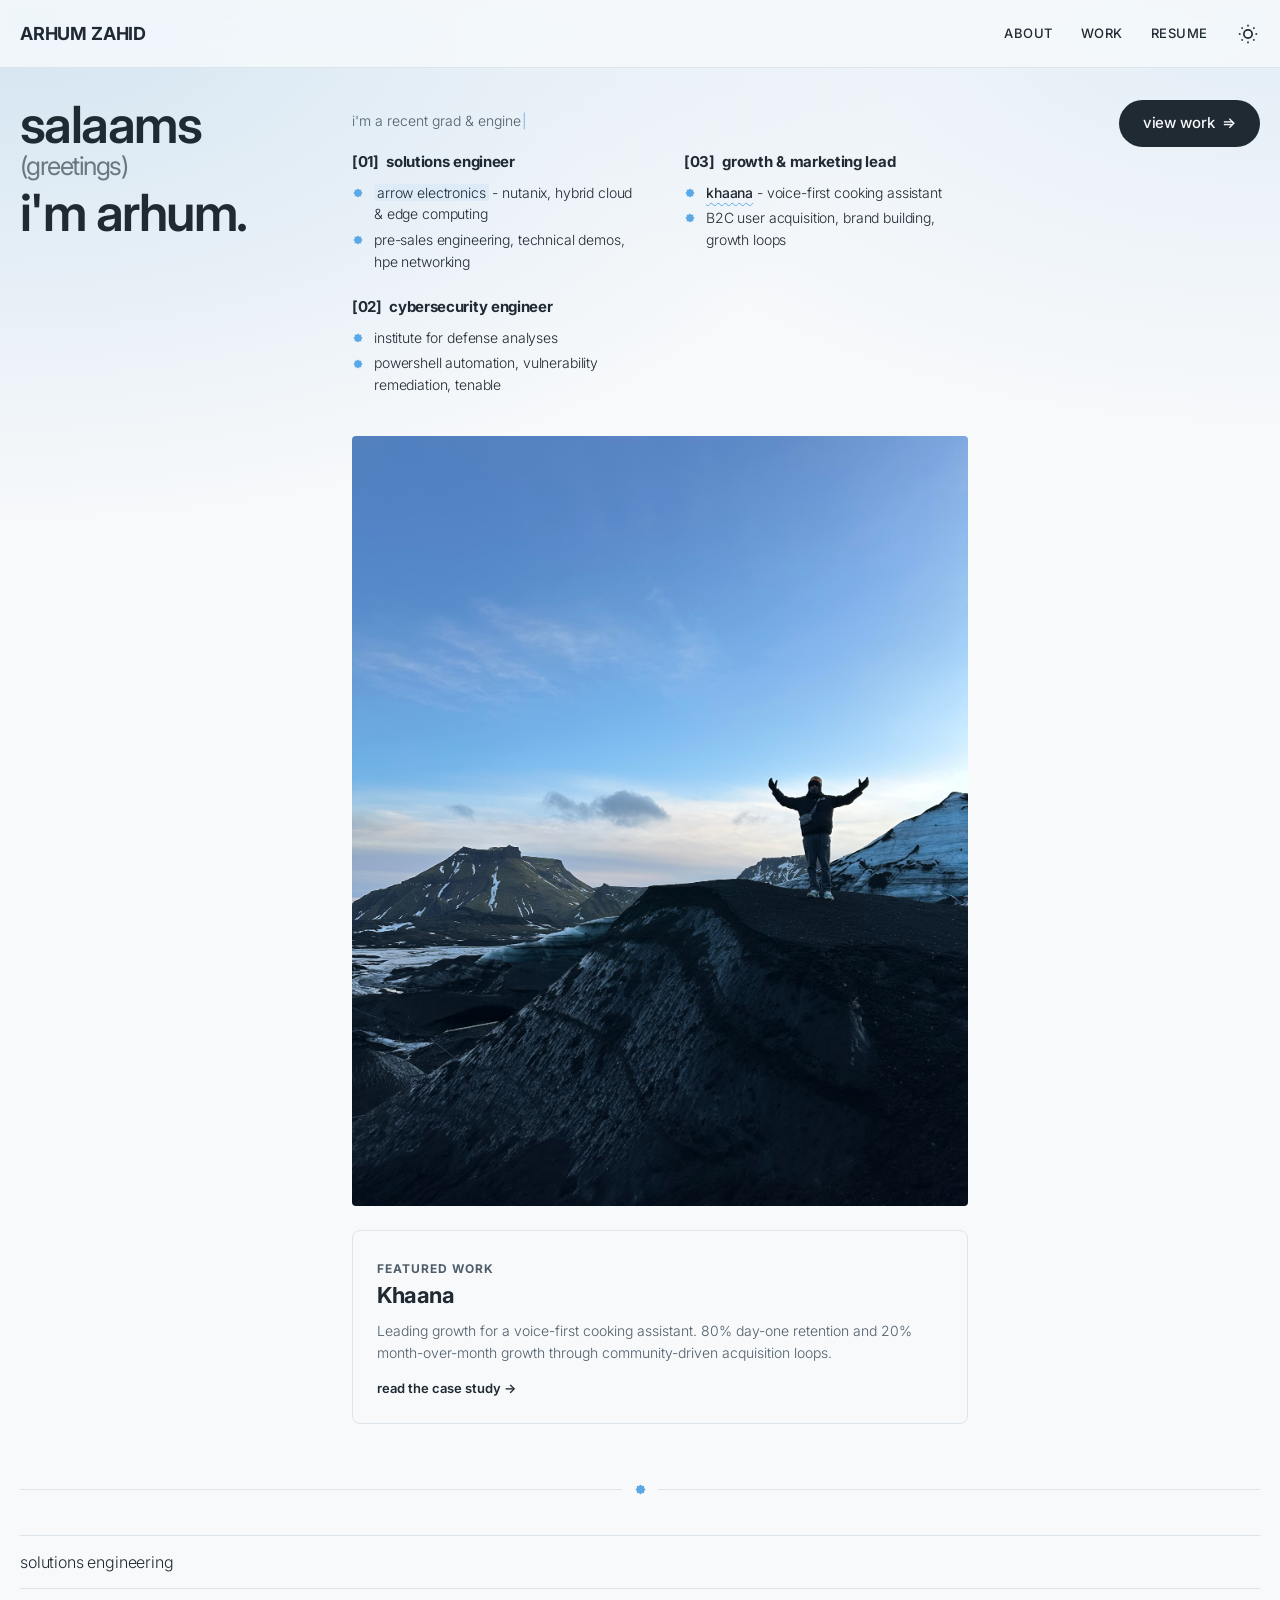
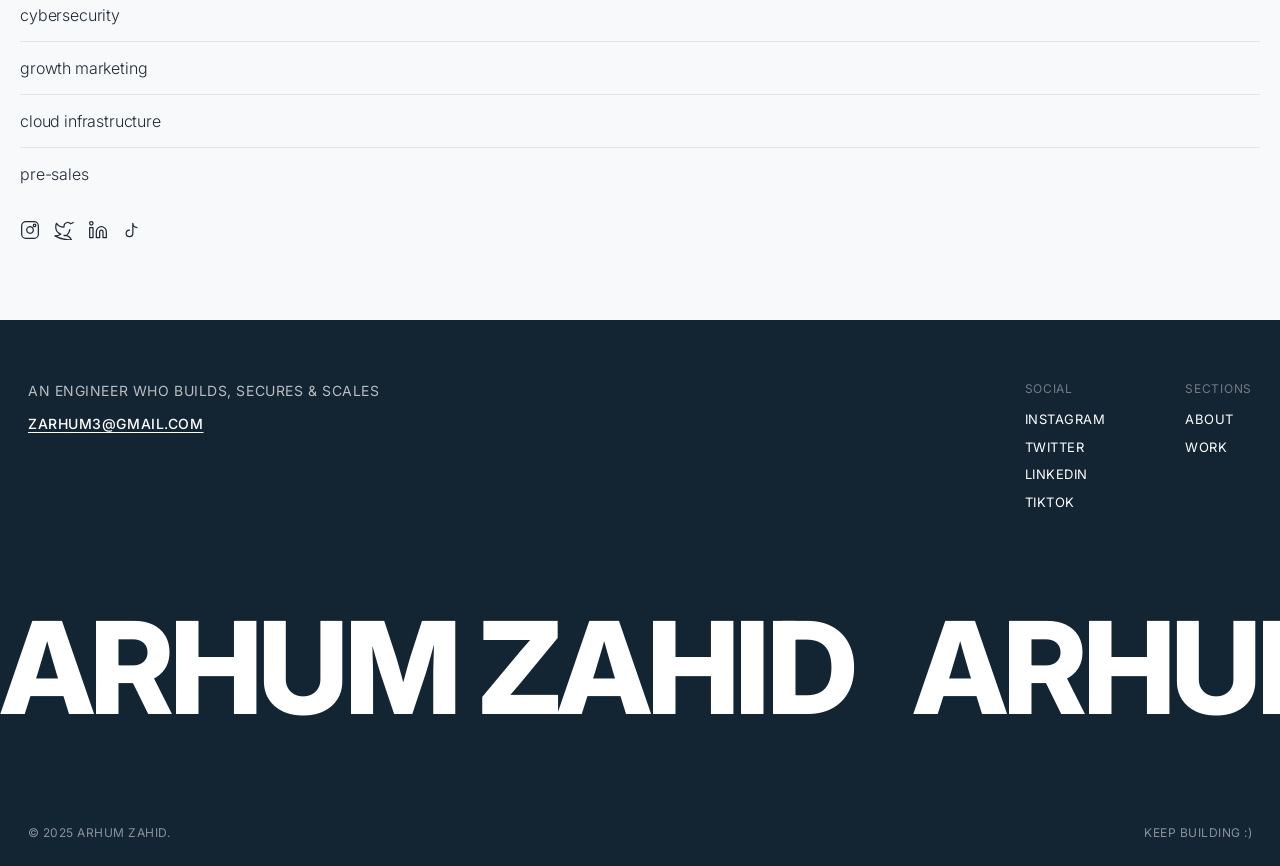
<file: index.html>
<!DOCTYPE html>
<html lang="en">
<head>
    <meta charset="UTF-8">
    <meta name="viewport" content="width=device-width, initial-scale=1.0">
    <title>Arhum Zahid</title>
    <meta name="description" content="Solutions engineer. Building, securing & scaling infrastructure. IT, cybersecurity, growth.">
    <meta property="og:title" content="Arhum Zahid">
    <meta property="og:description" content="Solutions engineer. Building, securing & scaling infrastructure. IT, cybersecurity, growth.">
    <meta property="og:image" content="logo.png">
    <meta property="og:type" content="website">
    <meta name="twitter:card" content="summary_large_image">
    <meta name="twitter:title" content="Arhum Zahid">
    <meta name="twitter:description" content="Solutions engineer. Building, securing & scaling infrastructure. IT, cybersecurity, growth.">
    <meta name="twitter:image" content="logo.png">
    <link rel="icon" type="image/png" href="logo.png">
    <link rel="preconnect" href="https://fonts.googleapis.com">
    <link rel="preconnect" href="https://fonts.gstatic.com" crossorigin>
    <link href="https://fonts.googleapis.com/css2?family=Inter:wght@300;400;500;600;700;800;900&display=swap" rel="stylesheet">
    <link rel="stylesheet" href="styles.css">
</head>
<body>

    <a href="#main" class="skip-link">skip to content</a>

    <!-- NAV -->
    <nav>
        <span class="nav-name">ARHUM ZAHID</span>
        <div class="nav-links">
            <a href="about.html">ABOUT</a>
            <a href="work.html">WORK</a>
            <a href="resume.pdf" target="_blank" rel="noopener">RESUME</a>
            <button class="theme-toggle" id="themeToggle" aria-label="Toggle dark mode">
                <svg class="sun-icon" viewBox="0 0 24 24" fill="none" stroke="currentColor" stroke-width="2">
                    <circle cx="12" cy="12" r="5"/><line x1="12" y1="1" x2="12" y2="3"/><line x1="12" y1="21" x2="12" y2="23"/><line x1="4.22" y1="4.22" x2="5.64" y2="5.64"/><line x1="18.36" y1="18.36" x2="19.78" y2="19.78"/><line x1="1" y1="12" x2="3" y2="12"/><line x1="21" y1="12" x2="23" y2="12"/><line x1="4.22" y1="19.78" x2="5.64" y2="18.36"/><line x1="18.36" y1="5.64" x2="19.78" y2="4.22"/>
                </svg>
                <svg class="moon-icon" viewBox="0 0 24 24" fill="currentColor">
                    <path d="M21 12.79A9 9 0 1 1 11.21 3 7 7 0 0 0 21 12.79z"/>
                </svg>
            </button>
            <button class="hamburger" aria-label="Menu">
                <span></span>
                <span></span>
            </button>
        </div>
    </nav>

    <!-- MAIN — 3 column layout -->
    <main id="main">
        <!-- LEFT COLUMN -->
        <div class="left-col">
            <div>
                <div class="intro">
                    <h1 class="greeting">salaams <span class="meaning">(greetings)</span></h1>
                    <h1>i'm arhum.</h1>
                </div>
            </div>
        </div>

        <!-- CENTER COLUMN -->
        <div class="center-col">
            <p class="tagline"><span id="typewriter"></span><span class="cursor">|</span></p>

            <div class="sections-grid">
                <div class="section-block">
                    <h3>[01] &nbsp;solutions engineer</h3>
                    <ul>
                        <li><mark class="hl">arrow electronics</mark> - nutanix, hybrid cloud & edge computing</li>
                        <li>pre-sales engineering, technical demos, hpe networking</li>
                    </ul>
                </div>

                <div class="section-block">
                    <h3>[03] &nbsp;growth & marketing lead</h3>
                    <ul>
                        <li><a href="https://www.khaanaai.com" target="_blank" rel="noopener">khaana</a> - voice-first cooking assistant</li>
                        <li>B2C user acquisition, brand building, growth loops</li>
                    </ul>
                </div>

                <div class="section-block">
                    <h3>[02] &nbsp;cybersecurity engineer</h3>
                    <ul>
                        <li>institute for defense analyses</li>
                        <li>powershell automation, vulnerability remediation, tenable</li>
                    </ul>
                </div>

            </div>

            <!-- Photo -->
            <div class="photo-area">
                <img src="profile.jpg" alt="Arhum Zahid" class="profile-photo">
            </div>

            <!-- Featured project spotlight -->
            <a href="projects/khaana.html" class="spotlight">
                <span class="spotlight-label">featured work</span>
                <h3>Khaana</h3>
                <p>Leading growth for a voice-first cooking assistant. 80% day-one retention and 20% month-over-month growth through community-driven acquisition loops.</p>
                <span class="spotlight-cta">read the case study &#8594;</span>
            </a>
        </div>

        <!-- RIGHT COLUMN -->
        <div class="right-col">
            <div class="right-top">
                <a href="work.html" class="view-work">view work &nbsp;&#8658;</a>
            </div>
            <div class="right-bottom">
            </div>
        </div>
    </main>

    <!-- SKILLS & SOCIALS — full-width, below main -->
    <div class="page-footer-index">
        <div class="skills-list-bottom">
            <span>solutions engineering</span>
            <span>cybersecurity</span>
            <span>growth marketing</span>
            <span>cloud infrastructure</span>
            <span>pre-sales</span>
        </div>

        <!-- Socials at bottom -->
        <div class="socials-bottom">
            <a href="https://www.instagram.com/atoz.mp4/" target="_blank" rel="noopener" aria-label="Instagram">
                <svg width="20" height="20" viewBox="0 0 24 24" fill="none" stroke="currentColor" stroke-width="1.5" stroke-linecap="round" stroke-linejoin="round"><rect x="2" y="2" width="20" height="20" rx="5" ry="5"/><path d="M16 11.37A4 4 0 1 1 12.63 8 4 4 0 0 1 16 11.37z"/><circle cx="17.5" cy="6.5" r="1.5"/></svg>
            </a>
            <a href="https://x.com/arhum_zahid" target="_blank" rel="noopener" aria-label="Twitter">
                <svg width="20" height="20" viewBox="0 0 24 24" fill="none" stroke="currentColor" stroke-width="1.5" stroke-linecap="round" stroke-linejoin="round"><path d="M23 3a10.9 10.9 0 0 1-3.14 1.53 4.48 4.48 0 0 0-7.86 3v1A10.66 10.66 0 0 1 3 4s-4 9 5 13a11.64 11.64 0 0 1-7 2s9 5 20 5a9.5 9.5 0 0 0-9-5.5c4.75 2.25 7-7 7-7"/></svg>
            </a>
            <a href="https://www.linkedin.com/in/arhum-zahid/" target="_blank" rel="noopener" aria-label="LinkedIn">
                <svg width="20" height="20" viewBox="0 0 24 24" fill="none" stroke="currentColor" stroke-width="1.5" stroke-linecap="round" stroke-linejoin="round"><path d="M16 8a6 6 0 0 1 6 6v7h-4v-7a2 2 0 0 0-2-2 2 2 0 0 0-2 2v7h-4v-7a6 6 0 0 1 6-6z"/><rect x="2" y="9" width="4" height="12"/><circle cx="4" cy="4" r="2"/></svg>
            </a>
            <a href="https://www.tiktok.com/@atoz.mp4" target="_blank" rel="noopener" aria-label="TikTok">
                <svg width="20" height="20" viewBox="0 0 24 24" fill="none" stroke="currentColor" stroke-width="1.5" stroke-linecap="round" stroke-linejoin="round"><path d="M9 12a4 4 0 1 0 4 4V4a5 5 0 0 0 5 5"/></svg>
            </a>
        </div>
    </div>

    <!-- DARK FOOTER -->
    <footer class="dark-footer">
        <div class="footer-top">
            <div class="footer-left">
                <p class="footer-tagline">AN ENGINEER WHO BUILDS, SECURES & SCALES</p>
                <a href="mailto:zarhum3@gmail.com" class="footer-email">ZARHUM3@GMAIL.COM</a>
            </div>
            <div class="footer-right">
                <div class="footer-col">
                    <span class="footer-col-title">SOCIAL</span>
                    <a href="https://www.instagram.com/atoz.mp4/" target="_blank" rel="noopener">INSTAGRAM</a>
                    <a href="https://x.com/arhum_zahid" target="_blank" rel="noopener">TWITTER</a>
                    <a href="https://www.linkedin.com/in/arhum-zahid/" target="_blank" rel="noopener">LINKEDIN</a>
                    <a href="https://www.tiktok.com/@atoz.mp4" target="_blank" rel="noopener">TIKTOK</a>
                </div>
                <div class="footer-col">
                    <span class="footer-col-title">SECTIONS</span>
                    <a href="about.html">ABOUT</a>
                    <a href="work.html">WORK</a>
                </div>
            </div>
        </div>

        <!-- Scrolling marquee -->
        <div class="marquee">
            <div class="marquee-track">
                <span>ARHUM ZAHID</span>
                <span>ARHUM ZAHID</span>
                <span>ARHUM ZAHID</span>
                <span>ARHUM ZAHID</span>
                <span>ARHUM ZAHID</span>
                <span>ARHUM ZAHID</span>
                <span>ARHUM ZAHID</span>
                <span>ARHUM ZAHID</span>
            </div>
        </div>

        <div class="footer-bottom">
            <span>&copy; 2025 ARHUM ZAHID.</span>
            <span>KEEP BUILDING :)</span>
        </div>
    </footer>

    <script src="theme.js"></script>
    <script src="script.js"></script>
    <script src="enhancements.js"></script>
</body>
</html>
</file>
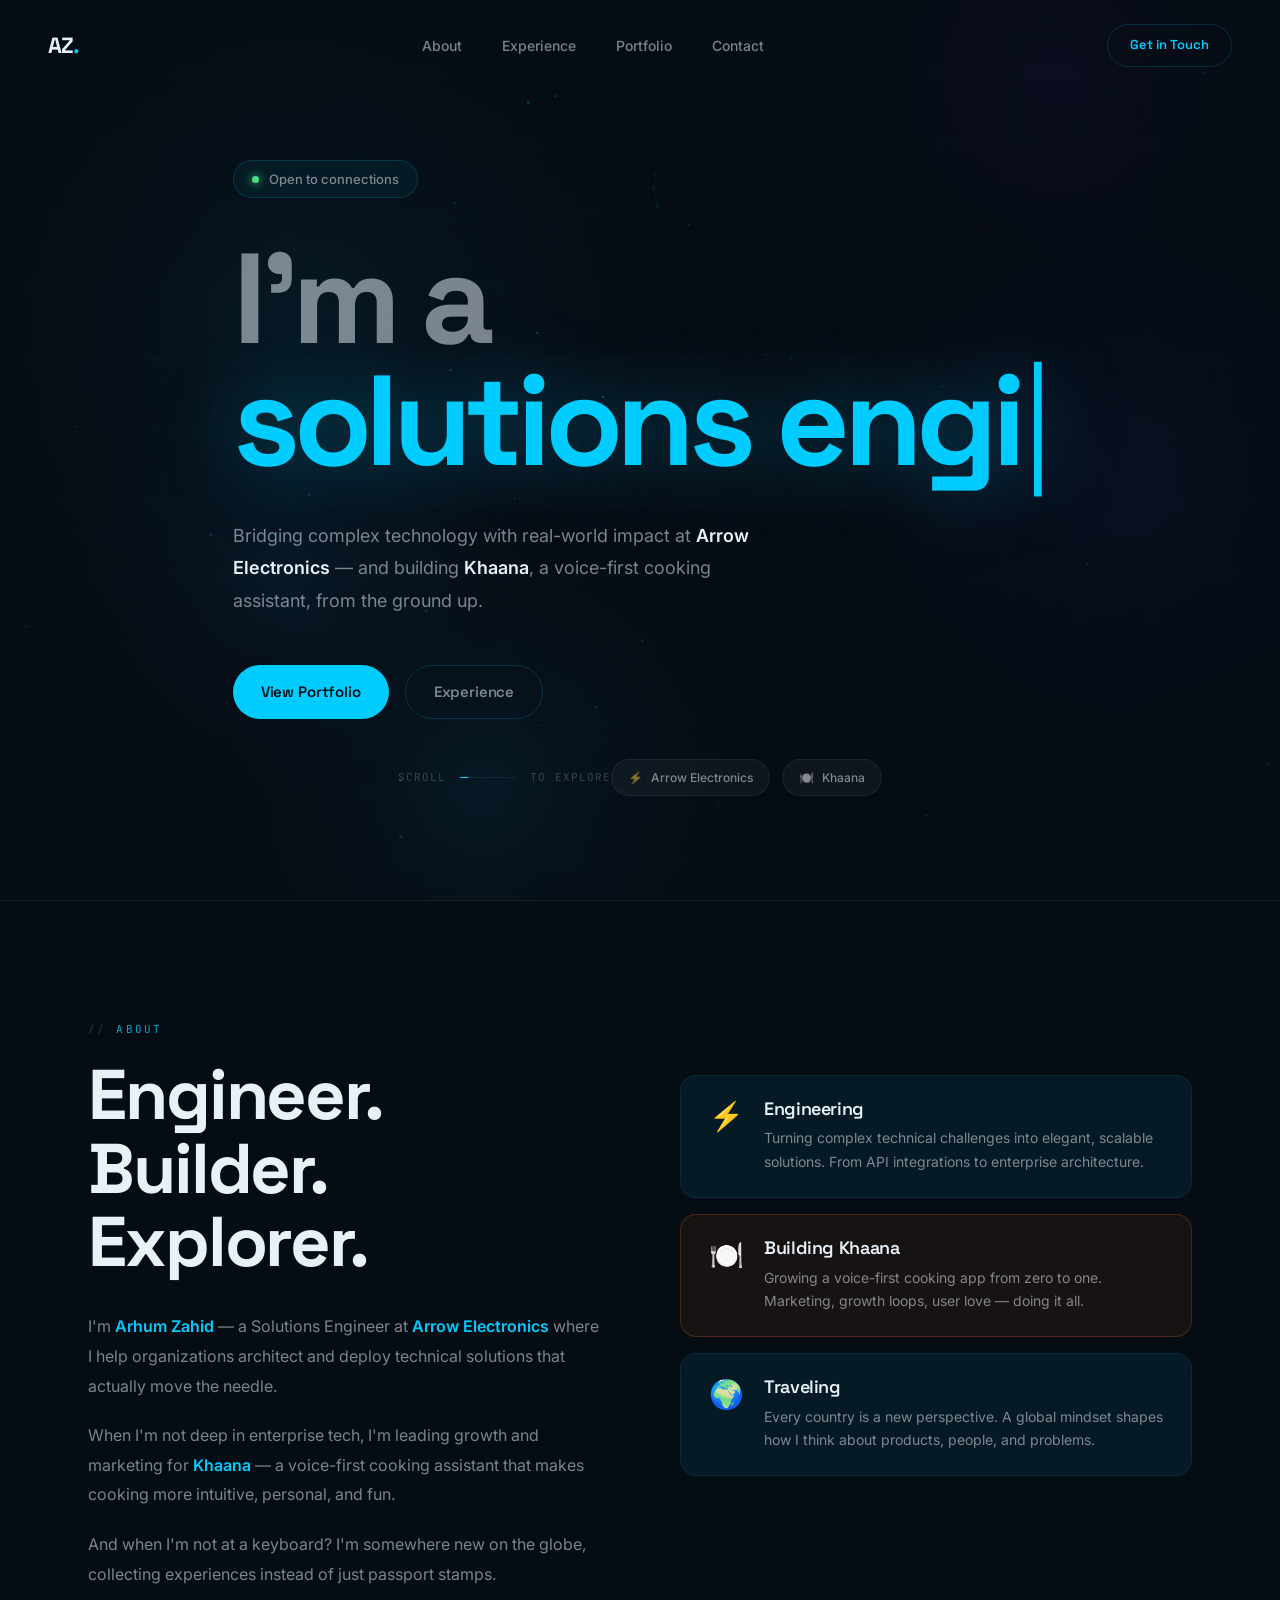
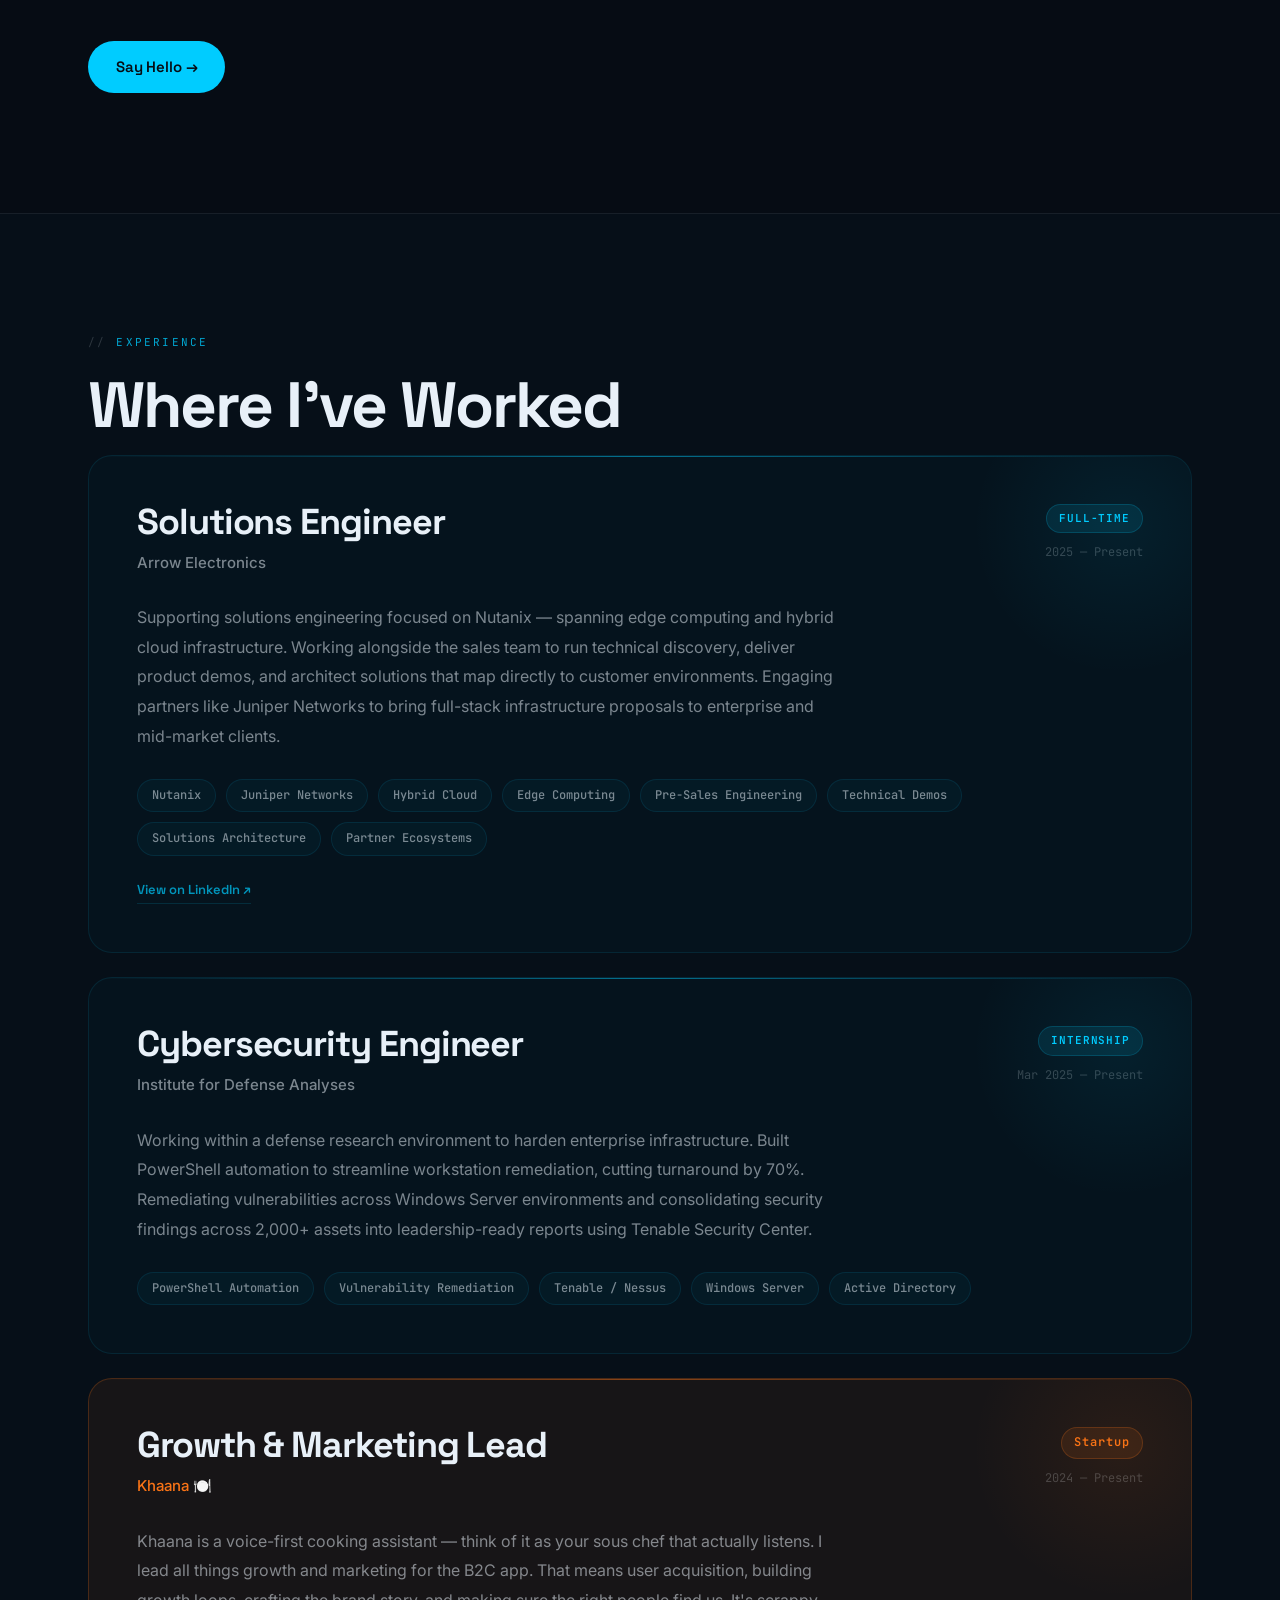
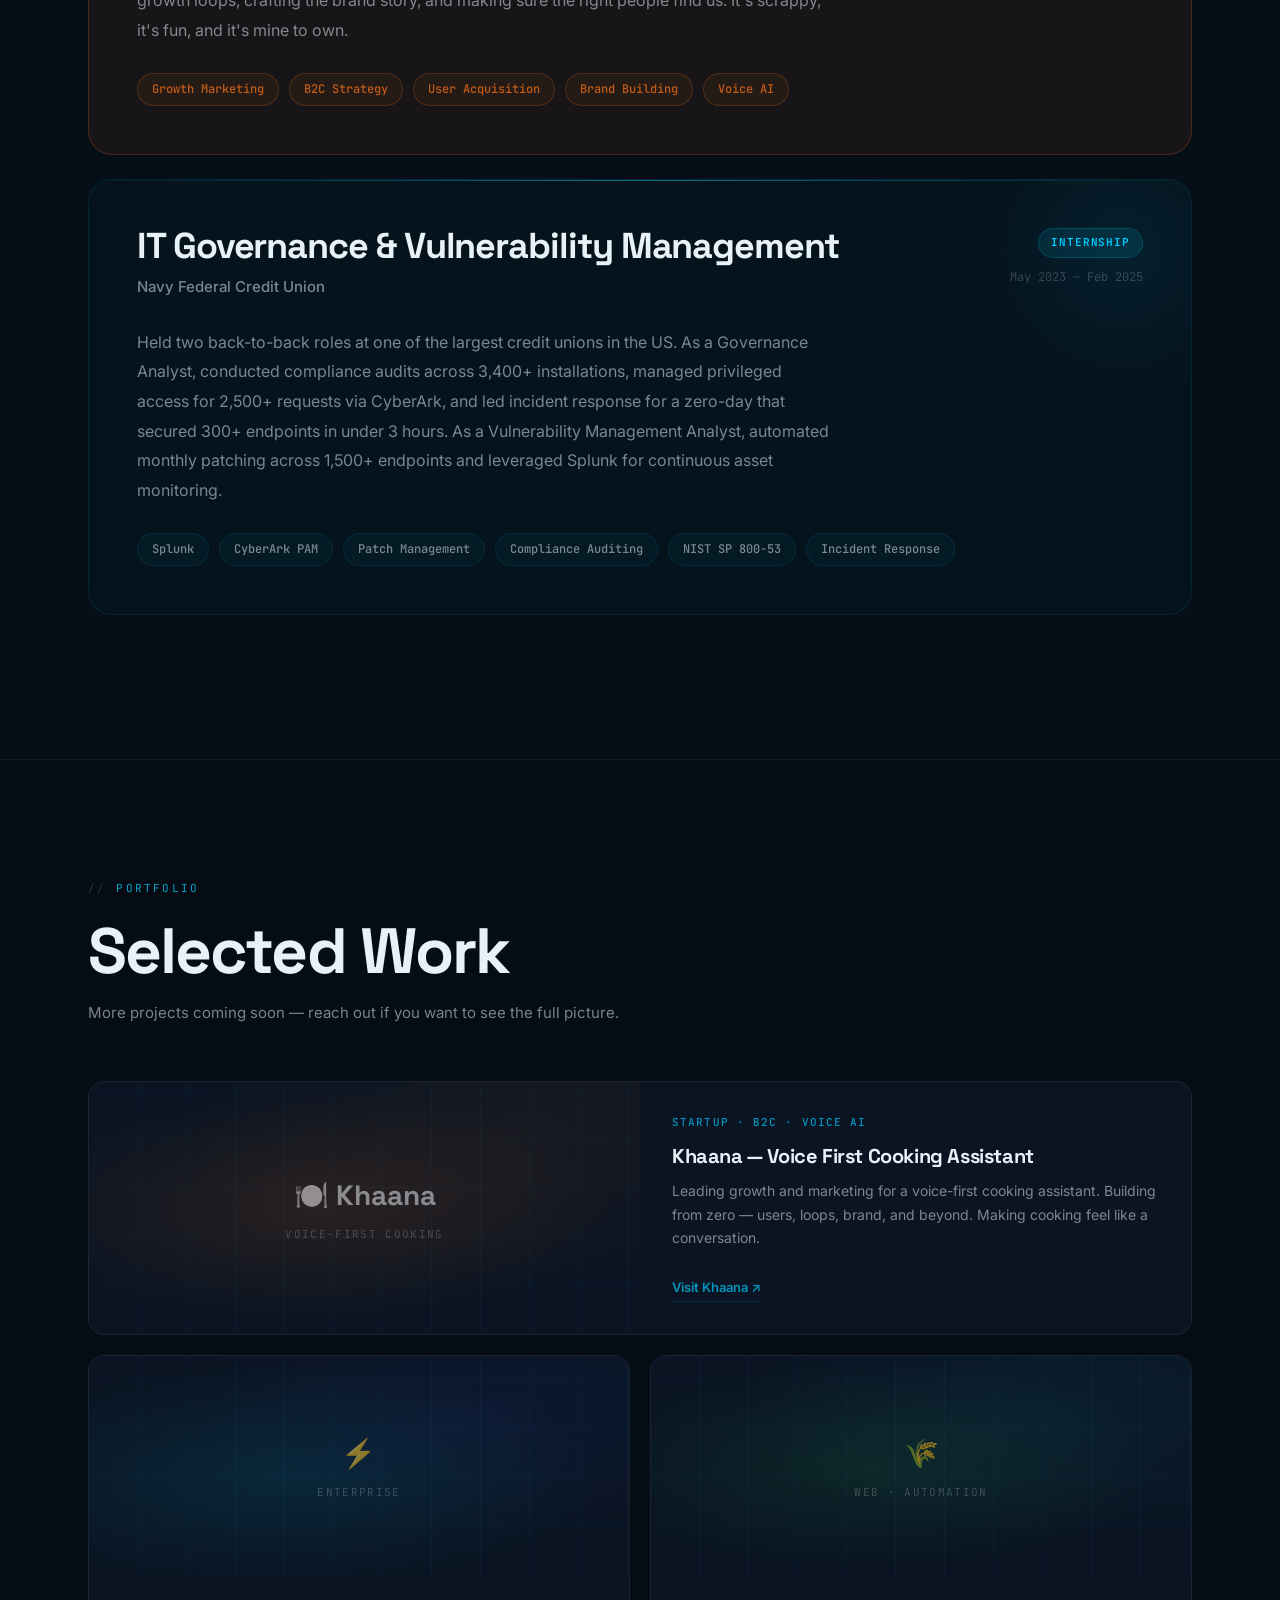
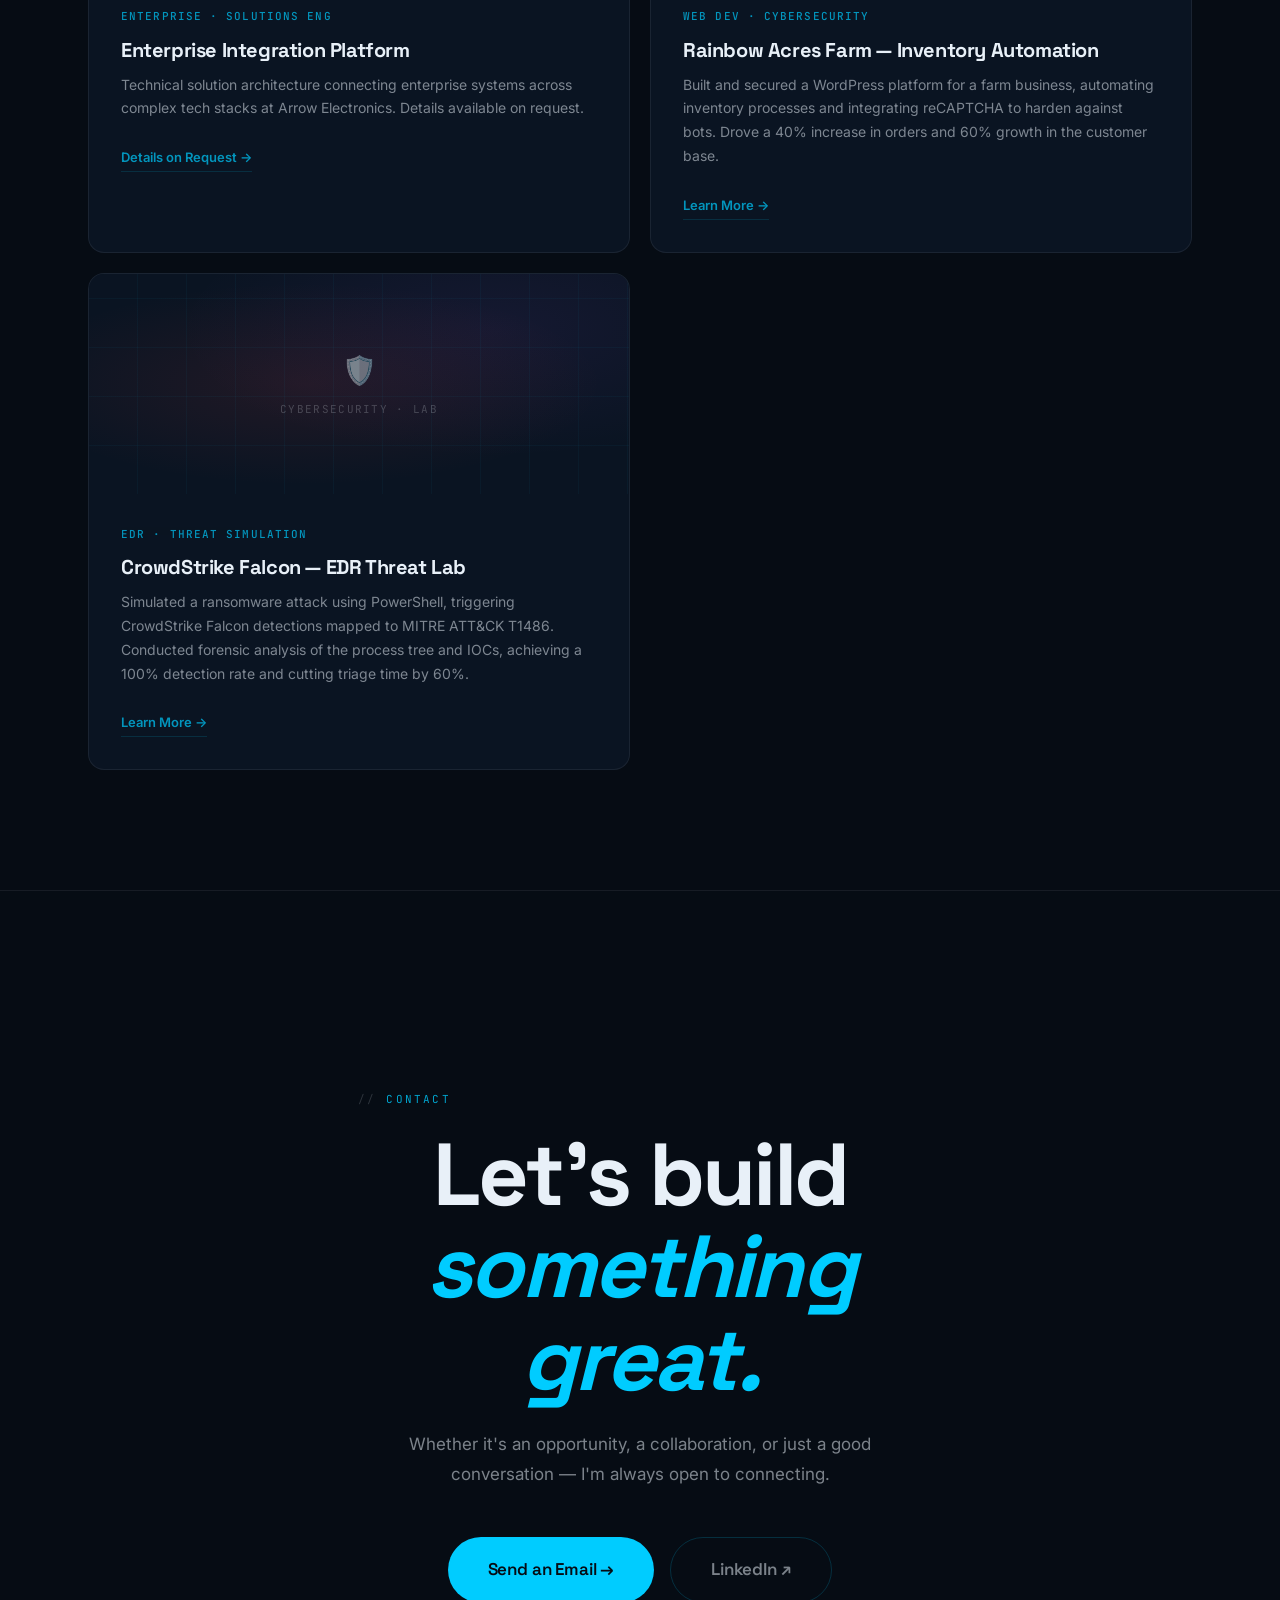
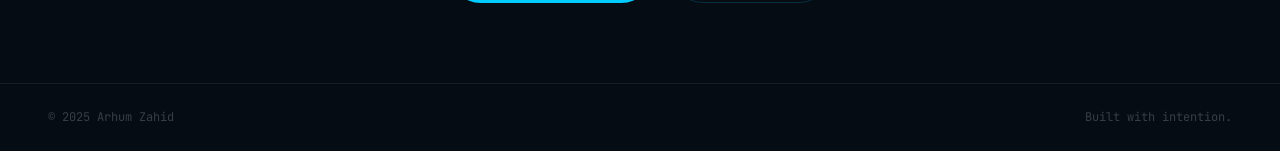
<file: personal-website/index.html>
<!DOCTYPE html>
<html lang="en">
<head>
    <meta charset="UTF-8">
    <meta name="viewport" content="width=device-width, initial-scale=1.0">
    <title>Arhum Zahid — Solutions Engineer</title>
    <link rel="preconnect" href="https://fonts.googleapis.com">
    <link rel="preconnect" href="https://fonts.gstatic.com" crossorigin>
    <link href="https://fonts.googleapis.com/css2?family=Space+Grotesk:wght@300;400;500;600;700&family=Inter:wght@300;400;500;600&family=JetBrains+Mono:wght@400;500&display=swap" rel="stylesheet">
    <link rel="stylesheet" href="styles.css">
</head>
<body>

    <!-- NAVIGATION -->
    <nav id="navbar">
        <div class="nav-inner">
            <a href="#" class="nav-logo">AZ<span class="logo-dot">.</span></a>
            <ul class="nav-links">
                <li><a href="#about">About</a></li>
                <li><a href="#experience">Experience</a></li>
                <li><a href="#projects">Portfolio</a></li>
                <li><a href="#contact">Contact</a></li>
            </ul>
            <a href="mailto:zarhum3@gmail.com" class="nav-cta">Get in Touch</a>
        </div>
    </nav>

    <!-- HERO -->
    <section id="hero">
        <canvas id="hero-canvas"></canvas>
        <div class="hero-content">
            <div class="hero-pill">
                <span class="status-dot"></span>
                <span>Open to connections</span>
            </div>
            <h1 class="hero-title">
                <span class="title-line muted">I'm a</span>
                <span class="title-typewriter">
                    <span class="typewriter-text"></span><span class="typewriter-cursor">|</span>
                </span>
            </h1>
            <p class="hero-sub">
                Bridging complex technology with real-world impact at
                <strong>Arrow Electronics</strong> — and building <strong>Khaana</strong>,
                a voice-first cooking assistant, from the ground up.
            </p>
            <div class="hero-actions">
                <a href="#projects" class="btn-primary">View Portfolio</a>
                <a href="#experience" class="btn-outline">Experience</a>
            </div>
        </div>
        <div class="hero-footer">
            <div class="scroll-hint">
                <span>Scroll</span>
                <div class="scroll-track"><div class="scroll-thumb"></div></div>
                <span>to explore</span>
            </div>
            <div class="hero-badges">
                <span class="badge"><span class="badge-icon">⚡</span>Arrow Electronics</span>
                <span class="badge"><span class="badge-icon">🍽️</span>Khaana</span>
            </div>
        </div>
    </section>

    <!-- ABOUT -->
    <section id="about">
        <div class="container">
            <div class="section-tag">About</div>
            <div class="about-layout">
                <div class="about-left">
                    <h2 class="about-heading">Engineer.<br>Builder.<br>Explorer.</h2>
                    <div class="about-body">
                        <p>
                            I'm <strong>Arhum Zahid</strong> — a Solutions Engineer at
                            <strong>Arrow Electronics</strong> where I help organizations
                            architect and deploy technical solutions that actually move the needle.
                        </p>
                        <p>
                            When I'm not deep in enterprise tech, I'm leading growth and marketing
                            for <strong>Khaana</strong> — a voice-first cooking assistant that makes
                            cooking more intuitive, personal, and fun.
                        </p>
                        <p>
                            And when I'm not at a keyboard? I'm somewhere new on the globe,
                            collecting experiences instead of just passport stamps.
                        </p>
                    </div>
                    <a href="mailto:zarhum3@gmail.com" class="btn-primary mt-32">Say Hello →</a>
                </div>
                <div class="about-right">
                    <div class="passion-card" style="--delay: 0s">
                        <div class="passion-icon">⚡</div>
                        <div class="passion-content">
                            <h3>Engineering</h3>
                            <p>Turning complex technical challenges into elegant, scalable solutions. From API integrations to enterprise architecture.</p>
                        </div>
                    </div>
                    <div class="passion-card khaana-card" style="--delay: 0.1s">
                        <div class="passion-icon">🍽️</div>
                        <div class="passion-content">
                            <h3>Building Khaana</h3>
                            <p>Growing a voice-first cooking app from zero to one. Marketing, growth loops, user love — doing it all.</p>
                        </div>
                    </div>
                    <div class="passion-card" style="--delay: 0.2s">
                        <div class="passion-icon">🌍</div>
                        <div class="passion-content">
                            <h3>Traveling</h3>
                            <p>Every country is a new perspective. A global mindset shapes how I think about products, people, and problems.</p>
                        </div>
                    </div>
                </div>
            </div>
        </div>
    </section>

    <!-- EXPERIENCE -->
    <section id="experience">
        <div class="container">
            <div class="section-tag">Experience</div>
            <h2 class="section-heading">Where I've Worked</h2>

            <!-- Arrow Electronics — Corporate (most recent) -->
            <div class="exp-card" data-scroll>
                <div class="exp-glow"></div>
                <div class="exp-header">
                    <div class="exp-company">
                        <h3>Solutions Engineer</h3>
                        <span class="company-name">Arrow Electronics</span>
                    </div>
                    <div class="exp-meta">
                        <span class="exp-badge corp-badge">Full-time</span>
                        <span class="exp-date">2025 — Present</span>
                    </div>
                </div>
                <div class="exp-body">
                    <p>
                        Supporting solutions engineering focused on Nutanix — spanning edge computing
                        and hybrid cloud infrastructure. Working alongside the sales team to run technical
                        discovery, deliver product demos, and architect solutions that map directly to
                        customer environments. Engaging partners like Juniper Networks to bring
                        full-stack infrastructure proposals to enterprise and mid-market clients.
                    </p>
                    <div class="exp-skills">
                        <span>Nutanix</span>
                        <span>Juniper Networks</span>
                        <span>Hybrid Cloud</span>
                        <span>Edge Computing</span>
                        <span>Pre-Sales Engineering</span>
                        <span>Technical Demos</span>
                        <span>Solutions Architecture</span>
                        <span>Partner Ecosystems</span>
                    </div>
                    <a href="https://www.linkedin.com/in/arhum-zahid/" target="_blank" rel="noopener" class="exp-linkedin">View on LinkedIn ↗</a>
                </div>
            </div>

            <!-- Institute for Defense Analyses -->
            <div class="exp-card" data-scroll>
                <div class="exp-glow"></div>
                <div class="exp-header">
                    <div class="exp-company">
                        <h3>Cybersecurity Engineer</h3>
                        <span class="company-name">Institute for Defense Analyses</span>
                    </div>
                    <div class="exp-meta">
                        <span class="exp-badge corp-badge">Internship</span>
                        <span class="exp-date">Mar 2025 — Present</span>
                    </div>
                </div>
                <div class="exp-body">
                    <p>
                        Working within a defense research environment to harden enterprise infrastructure.
                        Built PowerShell automation to streamline workstation remediation, cutting turnaround
                        by 70%. Remediating vulnerabilities across Windows Server environments and
                        consolidating security findings across 2,000+ assets into leadership-ready reports
                        using Tenable Security Center.
                    </p>
                    <div class="exp-skills">
                        <span>PowerShell Automation</span>
                        <span>Vulnerability Remediation</span>
                        <span>Tenable / Nessus</span>
                        <span>Windows Server</span>
                        <span>Active Directory</span>
                    </div>
                </div>
            </div>

            <!-- Khaana — Casual -->
            <div class="exp-card khaana-exp" data-scroll>
                <div class="exp-glow khaana-glow"></div>
                <div class="exp-header">
                    <div class="exp-company">
                        <h3>Growth & Marketing Lead</h3>
                        <span class="company-name khaana-name">Khaana 🍽️</span>
                    </div>
                    <div class="exp-meta">
                        <span class="exp-badge khaana-badge">Startup</span>
                        <span class="exp-date">2024 — Present</span>
                    </div>
                </div>
                <div class="exp-body">
                    <p>
                        Khaana is a voice-first cooking assistant — think of it as your sous chef
                        that actually listens. I lead all things growth and marketing for the B2C app.
                        That means user acquisition, building growth loops, crafting the brand story,
                        and making sure the right people find us. It's scrappy, it's fun, and it's mine to own.
                    </p>
                    <div class="exp-skills khaana-skills">
                        <span>Growth Marketing</span>
                        <span>B2C Strategy</span>
                        <span>User Acquisition</span>
                        <span>Brand Building</span>
                        <span>Voice AI</span>
                    </div>
                </div>
            </div>

            <!-- Navy Federal Credit Union -->
            <div class="exp-card" data-scroll>
                <div class="exp-glow"></div>
                <div class="exp-header">
                    <div class="exp-company">
                        <h3>IT Governance & Vulnerability Management</h3>
                        <span class="company-name">Navy Federal Credit Union</span>
                    </div>
                    <div class="exp-meta">
                        <span class="exp-badge corp-badge">Internship</span>
                        <span class="exp-date">May 2023 — Feb 2025</span>
                    </div>
                </div>
                <div class="exp-body">
                    <p>
                        Held two back-to-back roles at one of the largest credit unions in the US. As a
                        Governance Analyst, conducted compliance audits across 3,400+ installations,
                        managed privileged access for 2,500+ requests via CyberArk, and led incident
                        response for a zero-day that secured 300+ endpoints in under 3 hours. As a
                        Vulnerability Management Analyst, automated monthly patching across 1,500+
                        endpoints and leveraged Splunk for continuous asset monitoring.
                    </p>
                    <div class="exp-skills">
                        <span>Splunk</span>
                        <span>CyberArk PAM</span>
                        <span>Patch Management</span>
                        <span>Compliance Auditing</span>
                        <span>NIST SP 800-53</span>
                        <span>Incident Response</span>
                    </div>
                </div>
            </div>
        </div>
    </section>

    <!-- PORTFOLIO -->
    <section id="projects">
        <div class="container">
            <div class="section-tag">Portfolio</div>
            <h2 class="section-heading">Selected Work</h2>
            <p class="section-sub">More projects coming soon — reach out if you want to see the full picture.</p>
            <div class="projects-grid">
                <div class="project-card featured" data-scroll>
                    <div class="project-visual khaana-visual">
                        <div class="visual-inner">
                            <span class="visual-label">🍽️ Khaana</span>
                            <span class="visual-sub">Voice-First Cooking</span>
                        </div>
                    </div>
                    <div class="project-info">
                        <span class="proj-tag">Startup · B2C · Voice AI</span>
                        <h3>Khaana — Voice First Cooking Assistant</h3>
                        <p>Leading growth and marketing for a voice-first cooking assistant. Building from zero — users, loops, brand, and beyond. Making cooking feel like a conversation.</p>
                        <a href="https://www.khaanaai.com" target="_blank" rel="noopener" class="proj-link">Visit Khaana ↗</a>
                    </div>
                </div>
                <div class="project-card" data-scroll>
                    <div class="project-visual corp-visual">
                        <div class="visual-inner">
                            <span class="visual-label">⚡</span>
                            <span class="visual-sub">Enterprise</span>
                        </div>
                    </div>
                    <div class="project-info">
                        <span class="proj-tag">Enterprise · Solutions Eng</span>
                        <h3>Enterprise Integration Platform</h3>
                        <p>Technical solution architecture connecting enterprise systems across complex tech stacks at Arrow Electronics. Details available on request.</p>
                        <a href="#contact" class="proj-link">Details on Request →</a>
                    </div>
                </div>
                <div class="project-card" data-scroll>
                    <div class="project-visual" style="background: radial-gradient(ellipse at 40% 50%, rgba(34,197,94,0.1) 0%, transparent 65%), radial-gradient(ellipse at 75% 25%, rgba(0,204,255,0.06) 0%, transparent 55%), var(--bg-surface);">
                        <div class="visual-inner">
                            <span class="visual-label">🌾</span>
                            <span class="visual-sub">Web · Automation</span>
                        </div>
                    </div>
                    <div class="project-info">
                        <span class="proj-tag">Web Dev · Cybersecurity</span>
                        <h3>Rainbow Acres Farm — Inventory Automation</h3>
                        <p>Built and secured a WordPress platform for a farm business, automating inventory processes and integrating reCAPTCHA to harden against bots. Drove a 40% increase in orders and 60% growth in the customer base.</p>
                        <a href="#contact" class="proj-link">Learn More →</a>
                    </div>
                </div>
                <div class="project-card" data-scroll>
                    <div class="project-visual" style="background: radial-gradient(ellipse at 40% 50%, rgba(239,68,68,0.1) 0%, transparent 65%), radial-gradient(ellipse at 75% 25%, rgba(168,85,247,0.07) 0%, transparent 55%), var(--bg-surface);">
                        <div class="visual-inner">
                            <span class="visual-label">🛡️</span>
                            <span class="visual-sub">Cybersecurity · Lab</span>
                        </div>
                    </div>
                    <div class="project-info">
                        <span class="proj-tag">EDR · Threat Simulation</span>
                        <h3>CrowdStrike Falcon — EDR Threat Lab</h3>
                        <p>Simulated a ransomware attack using PowerShell, triggering CrowdStrike Falcon detections mapped to MITRE ATT&CK T1486. Conducted forensic analysis of the process tree and IOCs, achieving a 100% detection rate and cutting triage time by 60%.</p>
                        <a href="#contact" class="proj-link">Learn More →</a>
                    </div>
                </div>
            </div>
        </div>
    </section>

    <!-- CONTACT -->
    <section id="contact">
        <div class="container">
            <div class="contact-inner">
                <div class="section-tag">Contact</div>
                <h2>Let's build<br><em>something great.</em></h2>
                <p>
                    Whether it's an opportunity, a collaboration, or just a good
                    conversation — I'm always open to connecting.
                </p>
                <div class="contact-actions">
                    <a href="mailto:zarhum3@gmail.com" class="btn-primary btn-xl">Send an Email →</a>
                    <a href="https://www.linkedin.com/in/arhum-zahid/" target="_blank" rel="noopener" class="btn-outline btn-xl">LinkedIn ↗</a>
                </div>
            </div>
        </div>
        <footer>
            <div class="footer-inner">
                <span>© 2025 Arhum Zahid</span>
                <span>Built with intention.</span>
            </div>
        </footer>
    </section>

    <script src="script.js"></script>
</body>
</html>
</file>
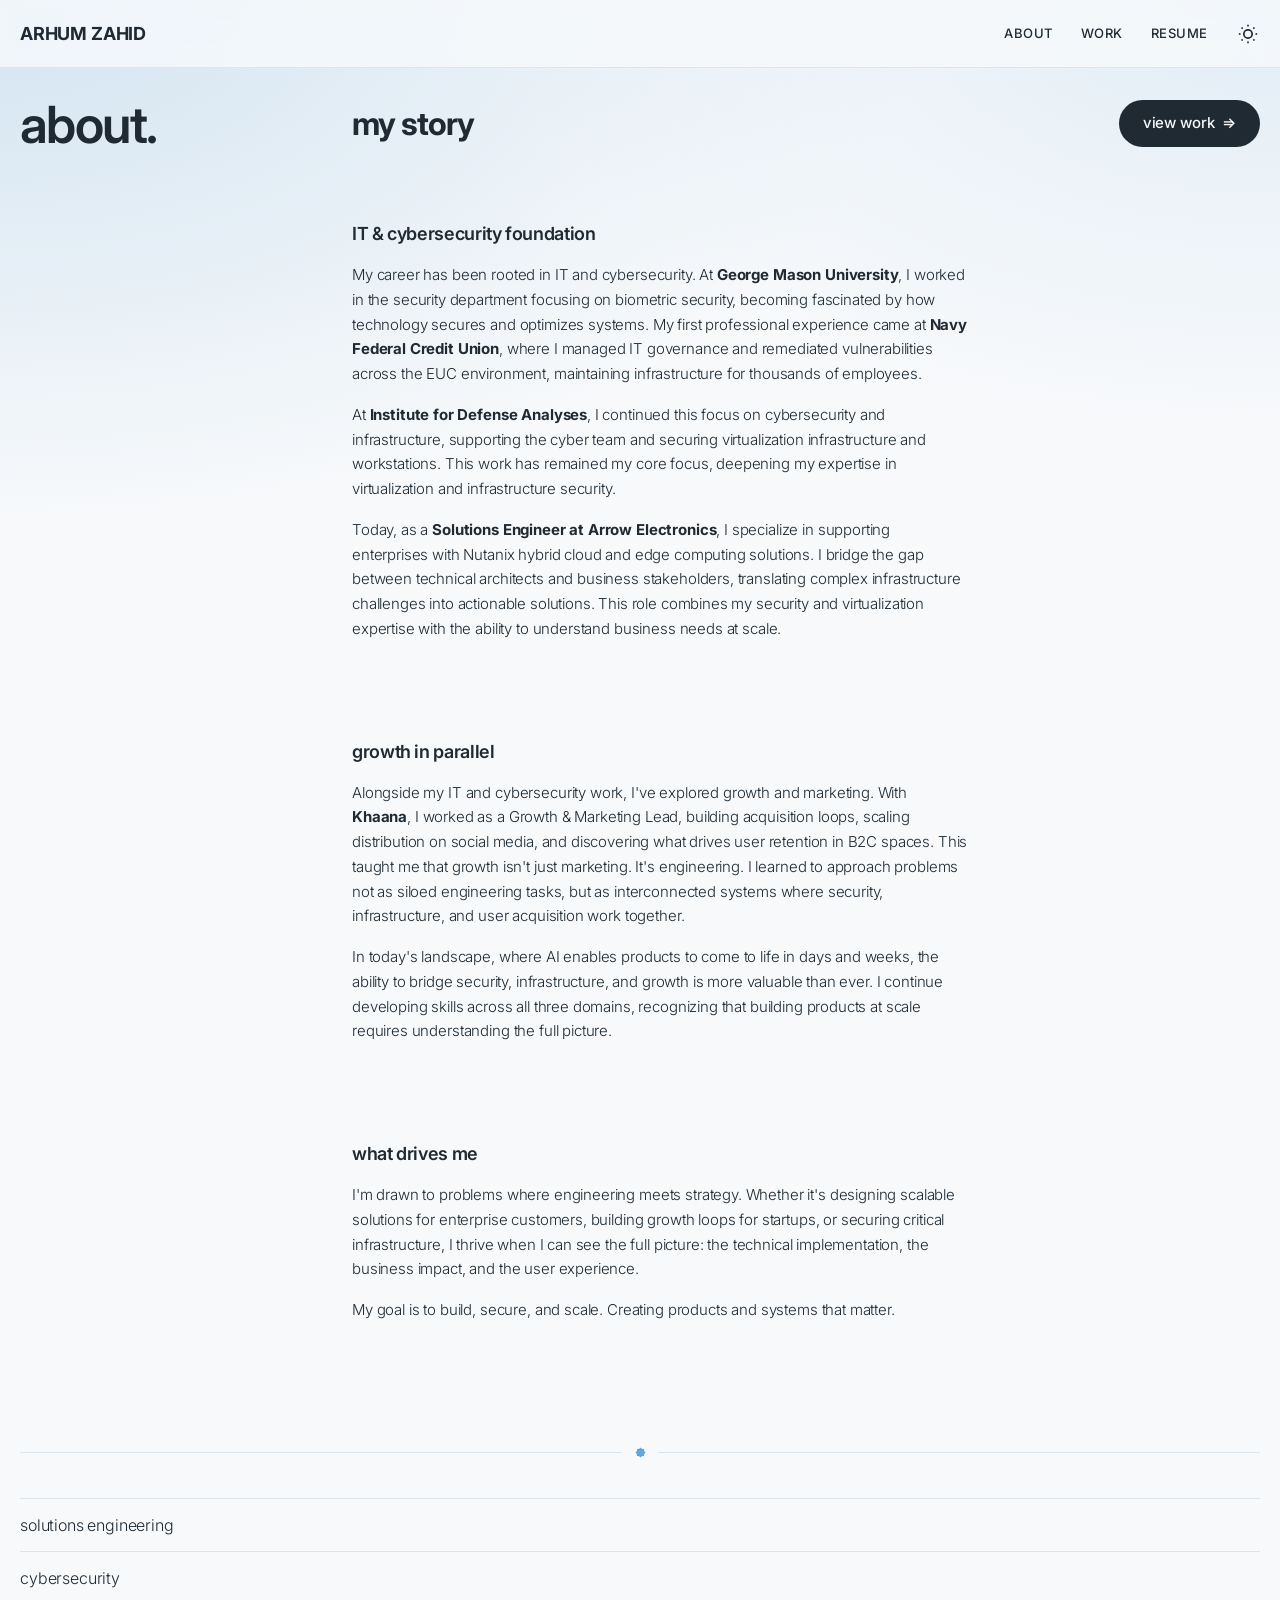
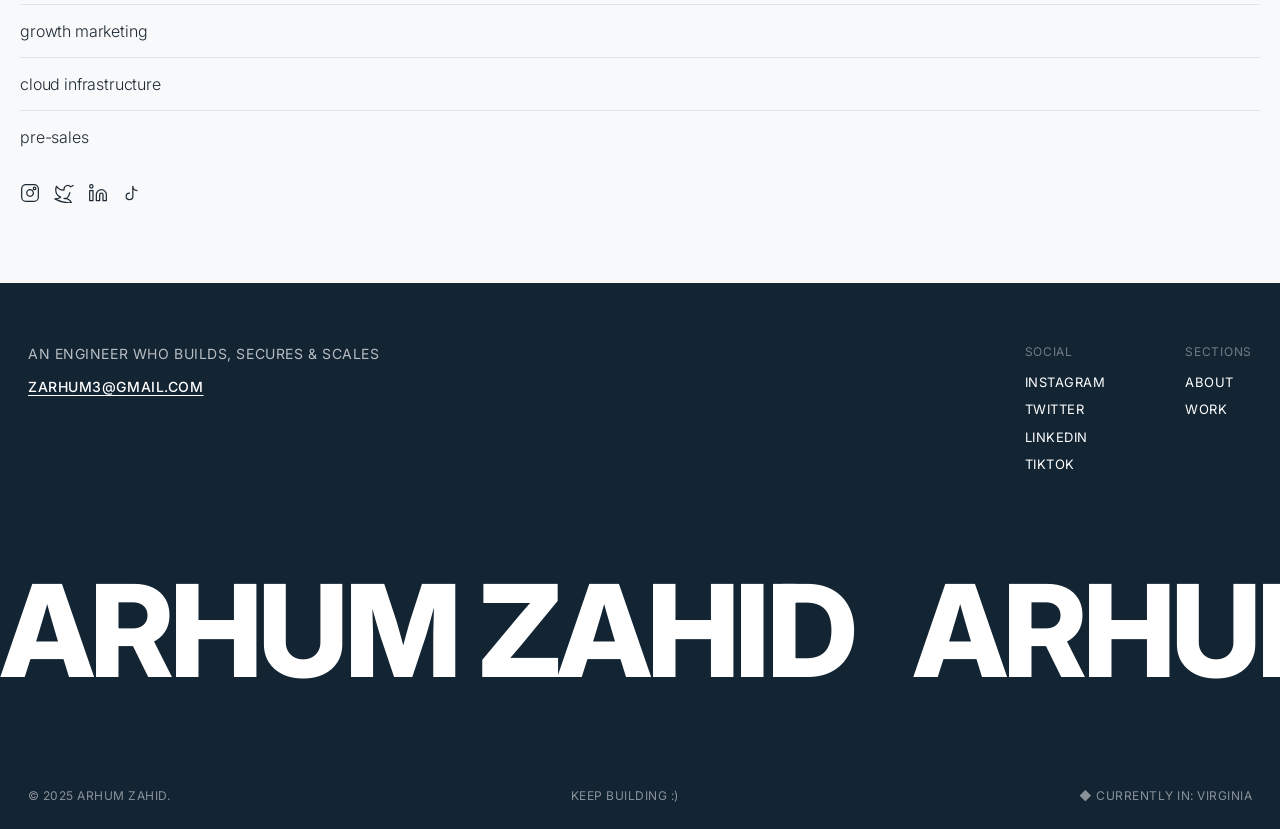
<file: about.html>
<!DOCTYPE html>
<html lang="en">
<head>
    <meta charset="UTF-8">
    <meta name="viewport" content="width=device-width, initial-scale=1.0">
    <title>About - Arhum Zahid</title>
    <meta name="description" content="Solutions engineer. Building, securing & scaling infrastructure. IT, cybersecurity, growth.">
    <meta property="og:title" content="Arhum Zahid">
    <meta property="og:description" content="Solutions engineer. Building, securing & scaling infrastructure. IT, cybersecurity, growth.">
    <meta property="og:image" content="logo.png">
    <meta property="og:type" content="website">
    <meta name="twitter:card" content="summary_large_image">
    <meta name="twitter:title" content="Arhum Zahid">
    <meta name="twitter:description" content="Solutions engineer. Building, securing & scaling infrastructure. IT, cybersecurity, growth.">
    <meta name="twitter:image" content="logo.png">
    <link rel="icon" type="image/png" href="logo.png">
    <link rel="preconnect" href="https://fonts.googleapis.com">
    <link rel="preconnect" href="https://fonts.gstatic.com" crossorigin>
    <link href="https://fonts.googleapis.com/css2?family=Inter:wght@300;400;500;600;700;800;900&display=swap" rel="stylesheet">
    <link rel="stylesheet" href="styles.css">
</head>
<body>

    <a href="#main" class="skip-link">skip to content</a>

    <!-- NAV -->
    <nav>
        <span class="nav-name"><a href="index.html">ARHUM ZAHID</a></span>
        <div class="nav-links">
            <a href="about.html" class="active">ABOUT</a>
            <a href="work.html">WORK</a>
            <a href="resume.pdf" target="_blank" rel="noopener">RESUME</a>
            <button class="theme-toggle" id="themeToggle" aria-label="Toggle dark mode">
                <svg class="sun-icon" viewBox="0 0 24 24" fill="none" stroke="currentColor" stroke-width="2">
                    <circle cx="12" cy="12" r="5"/><line x1="12" y1="1" x2="12" y2="3"/><line x1="12" y1="21" x2="12" y2="23"/><line x1="4.22" y1="4.22" x2="5.64" y2="5.64"/><line x1="18.36" y1="18.36" x2="19.78" y2="19.78"/><line x1="1" y1="12" x2="3" y2="12"/><line x1="21" y1="12" x2="23" y2="12"/><line x1="4.22" y1="19.78" x2="5.64" y2="18.36"/><line x1="18.36" y1="5.64" x2="19.78" y2="4.22"/>
                </svg>
                <svg class="moon-icon" viewBox="0 0 24 24" fill="currentColor">
                    <path d="M21 12.79A9 9 0 1 1 11.21 3 7 7 0 0 0 21 12.79z"/>
                </svg>
            </button>
            <button class="hamburger" aria-label="Menu">
                <span></span>
                <span></span>
            </button>
        </div>
    </nav>

    <!-- MAIN — 3 column layout -->
    <main id="main">
        <!-- LEFT COLUMN -->
        <div class="left-col">
            <div>
                <div class="intro">
                    <h1>about.</h1>
                </div>
            </div>
        </div>

        <!-- CENTER COLUMN -->
        <div class="center-col about-content">
            <h2 class="section-title">my story</h2>

            <div class="story-section">
                <h3 class="milestone-heading">IT & cybersecurity foundation</h3>
                <p class="story-text">
                    My career has been rooted in IT and cybersecurity. At <strong>George Mason University</strong>, I worked in the security department focusing on biometric security, becoming fascinated by how technology secures and optimizes systems. My first professional experience came at <strong>Navy Federal Credit Union</strong>, where I managed IT governance and remediated vulnerabilities across the EUC environment, maintaining infrastructure for thousands of employees.
                </p>
                <p class="story-text">
                    At <strong>Institute for Defense Analyses</strong>, I continued this focus on cybersecurity and infrastructure, supporting the cyber team and securing virtualization infrastructure and workstations. This work has remained my core focus, deepening my expertise in virtualization and infrastructure security.
                </p>
                <p class="story-text">
                    Today, as a <strong>Solutions Engineer at Arrow Electronics</strong>, I specialize in supporting enterprises with Nutanix hybrid cloud and edge computing solutions. I bridge the gap between technical architects and business stakeholders, translating complex infrastructure challenges into actionable solutions. This role combines my security and virtualization expertise with the ability to understand business needs at scale.
                </p>
            </div>

            <div class="story-section">
                <h3 class="milestone-heading">growth in parallel</h3>
                <p class="story-text">
                    Alongside my IT and cybersecurity work, I've explored growth and marketing. With <strong>Khaana</strong>, I worked as a Growth & Marketing Lead, building acquisition loops, scaling distribution on social media, and discovering what drives user retention in B2C spaces. This taught me that growth isn't just marketing. It's engineering. I learned to approach problems not as siloed engineering tasks, but as interconnected systems where security, infrastructure, and user acquisition work together.
                </p>
                <p class="story-text">
                    In today's landscape, where AI enables products to come to life in days and weeks, the ability to bridge security, infrastructure, and growth is more valuable than ever. I continue developing skills across all three domains, recognizing that building products at scale requires understanding the full picture.
                </p>
            </div>

            <div class="story-section">
                <h3 class="milestone-heading">what drives me</h3>
                <p class="story-text">
                    I'm drawn to problems where engineering meets strategy. Whether it's designing scalable solutions for enterprise customers, building growth loops for startups, or securing critical infrastructure, I thrive when I can see the full picture: the technical implementation, the business impact, and the user experience.
                </p>
                <p class="story-text">
                    My goal is to build, secure, and scale. Creating products and systems that matter.
                </p>
            </div>

        </div>

        <!-- RIGHT COLUMN -->
        <div class="right-col">
            <div class="right-top">
                <a href="work.html" class="view-work">view work &nbsp;&#8658;</a>
            </div>
            <div class="right-bottom">
            </div>
        </div>

    </main>

    <!-- SKILLS & SOCIALS — full-width, below main -->
    <div class="page-footer-index">
        <div class="skills-list-bottom">
            <span>solutions engineering</span>
            <span>cybersecurity</span>
            <span>growth marketing</span>
            <span>cloud infrastructure</span>
            <span>pre-sales</span>
        </div>

        <!-- Socials at bottom -->
        <div class="socials-bottom">
            <a href="https://www.instagram.com/atoz.mp4/" target="_blank" rel="noopener" aria-label="Instagram">
                <svg width="20" height="20" viewBox="0 0 24 24" fill="none" stroke="currentColor" stroke-width="1.5" stroke-linecap="round" stroke-linejoin="round"><rect x="2" y="2" width="20" height="20" rx="5" ry="5"/><path d="M16 11.37A4 4 0 1 1 12.63 8 4 4 0 0 1 16 11.37z"/><circle cx="17.5" cy="6.5" r="1.5"/></svg>
            </a>
            <a href="https://x.com/arhum_zahid" target="_blank" rel="noopener" aria-label="Twitter">
                <svg width="20" height="20" viewBox="0 0 24 24" fill="none" stroke="currentColor" stroke-width="1.5" stroke-linecap="round" stroke-linejoin="round"><path d="M23 3a10.9 10.9 0 0 1-3.14 1.53 4.48 4.48 0 0 0-7.86 3v1A10.66 10.66 0 0 1 3 4s-4 9 5 13a11.64 11.64 0 0 1-7 2s9 5 20 5a9.5 9.5 0 0 0-9-5.5c4.75 2.25 7-7 7-7"/></svg>
            </a>
            <a href="https://www.linkedin.com/in/arhum-zahid/" target="_blank" rel="noopener" aria-label="LinkedIn">
                <svg width="20" height="20" viewBox="0 0 24 24" fill="none" stroke="currentColor" stroke-width="1.5" stroke-linecap="round" stroke-linejoin="round"><path d="M16 8a6 6 0 0 1 6 6v7h-4v-7a2 2 0 0 0-2-2 2 2 0 0 0-2 2v7h-4v-7a6 6 0 0 1 6-6z"/><rect x="2" y="9" width="4" height="12"/><circle cx="4" cy="4" r="2"/></svg>
            </a>
            <a href="https://www.tiktok.com/@atoz.mp4" target="_blank" rel="noopener" aria-label="TikTok">
                <svg width="20" height="20" viewBox="0 0 24 24" fill="none" stroke="currentColor" stroke-width="1.5" stroke-linecap="round" stroke-linejoin="round"><path d="M9 12a4 4 0 1 0 4 4V4a5 5 0 0 0 5 5"/></svg>
            </a>
        </div>
    </div>

    <!-- DARK FOOTER -->
    <footer class="dark-footer">
        <div class="footer-top">
            <div class="footer-left">
                <p class="footer-tagline">AN ENGINEER WHO BUILDS, SECURES & SCALES</p>
                <a href="mailto:zarhum3@gmail.com" class="footer-email">ZARHUM3@GMAIL.COM</a>
            </div>
            <div class="footer-right">
                <div class="footer-col">
                    <span class="footer-col-title">SOCIAL</span>
                    <a href="https://www.instagram.com/atoz.mp4/" target="_blank" rel="noopener">INSTAGRAM</a>
                    <a href="https://x.com/arhum_zahid" target="_blank" rel="noopener">TWITTER</a>
                    <a href="https://www.linkedin.com/in/arhum-zahid/" target="_blank" rel="noopener">LINKEDIN</a>
                    <a href="https://www.tiktok.com/@atoz.mp4" target="_blank" rel="noopener">TIKTOK</a>
                </div>
                <div class="footer-col">
                    <span class="footer-col-title">SECTIONS</span>
                    <a href="about.html">ABOUT</a>
                    <a href="work.html">WORK</a>
                </div>
            </div>
        </div>

        <!-- Scrolling marquee -->
        <div class="marquee">
            <div class="marquee-track">
                <span>ARHUM ZAHID</span>
                <span>ARHUM ZAHID</span>
                <span>ARHUM ZAHID</span>
                <span>ARHUM ZAHID</span>
                <span>ARHUM ZAHID</span>
                <span>ARHUM ZAHID</span>
                <span>ARHUM ZAHID</span>
                <span>ARHUM ZAHID</span>
            </div>
        </div>

        <div class="footer-bottom">
            <span>&copy; 2025 ARHUM ZAHID.</span>
            <span>KEEP BUILDING :)</span>
            <span>&#9670; CURRENTLY IN: VIRGINIA</span>
        </div>
    </footer>

    <script src="theme.js"></script>
    <script src="script.js"></script>
    <script src="enhancements.js"></script>
</body>
</html>
</file>
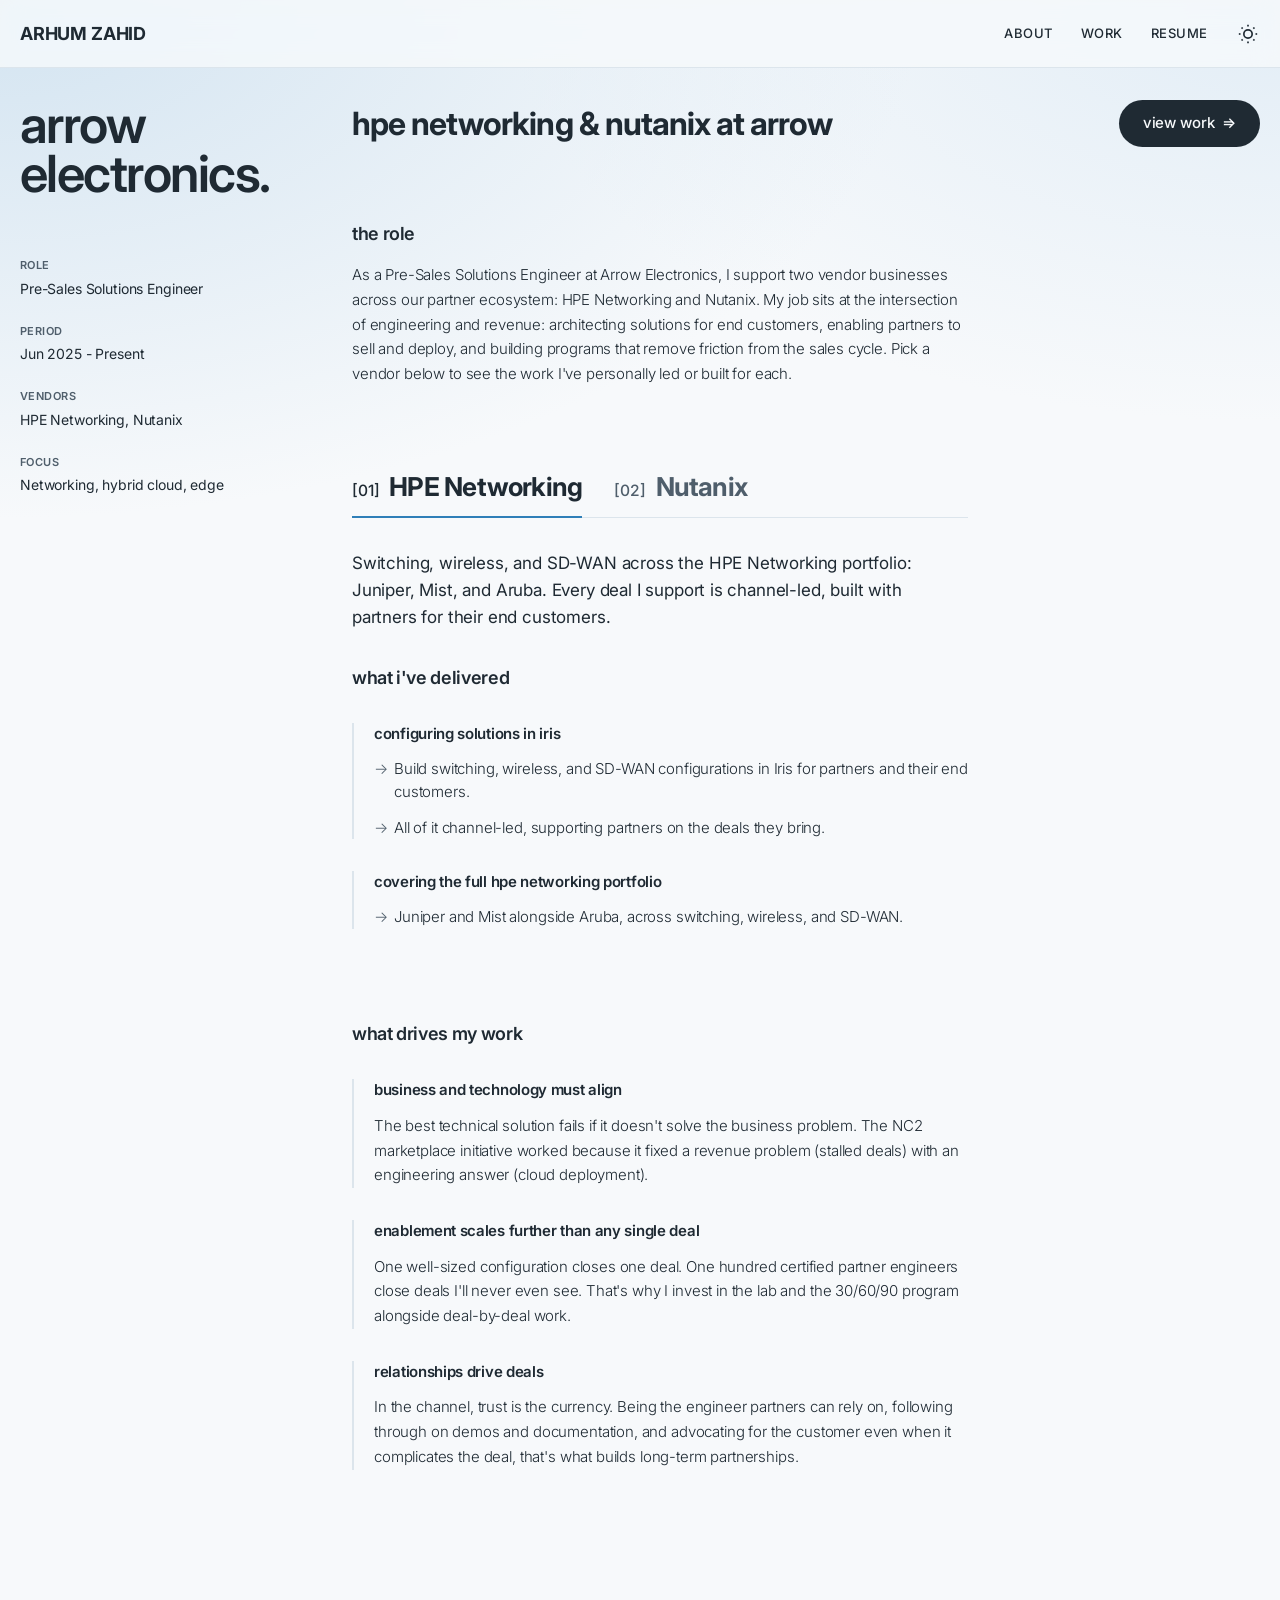
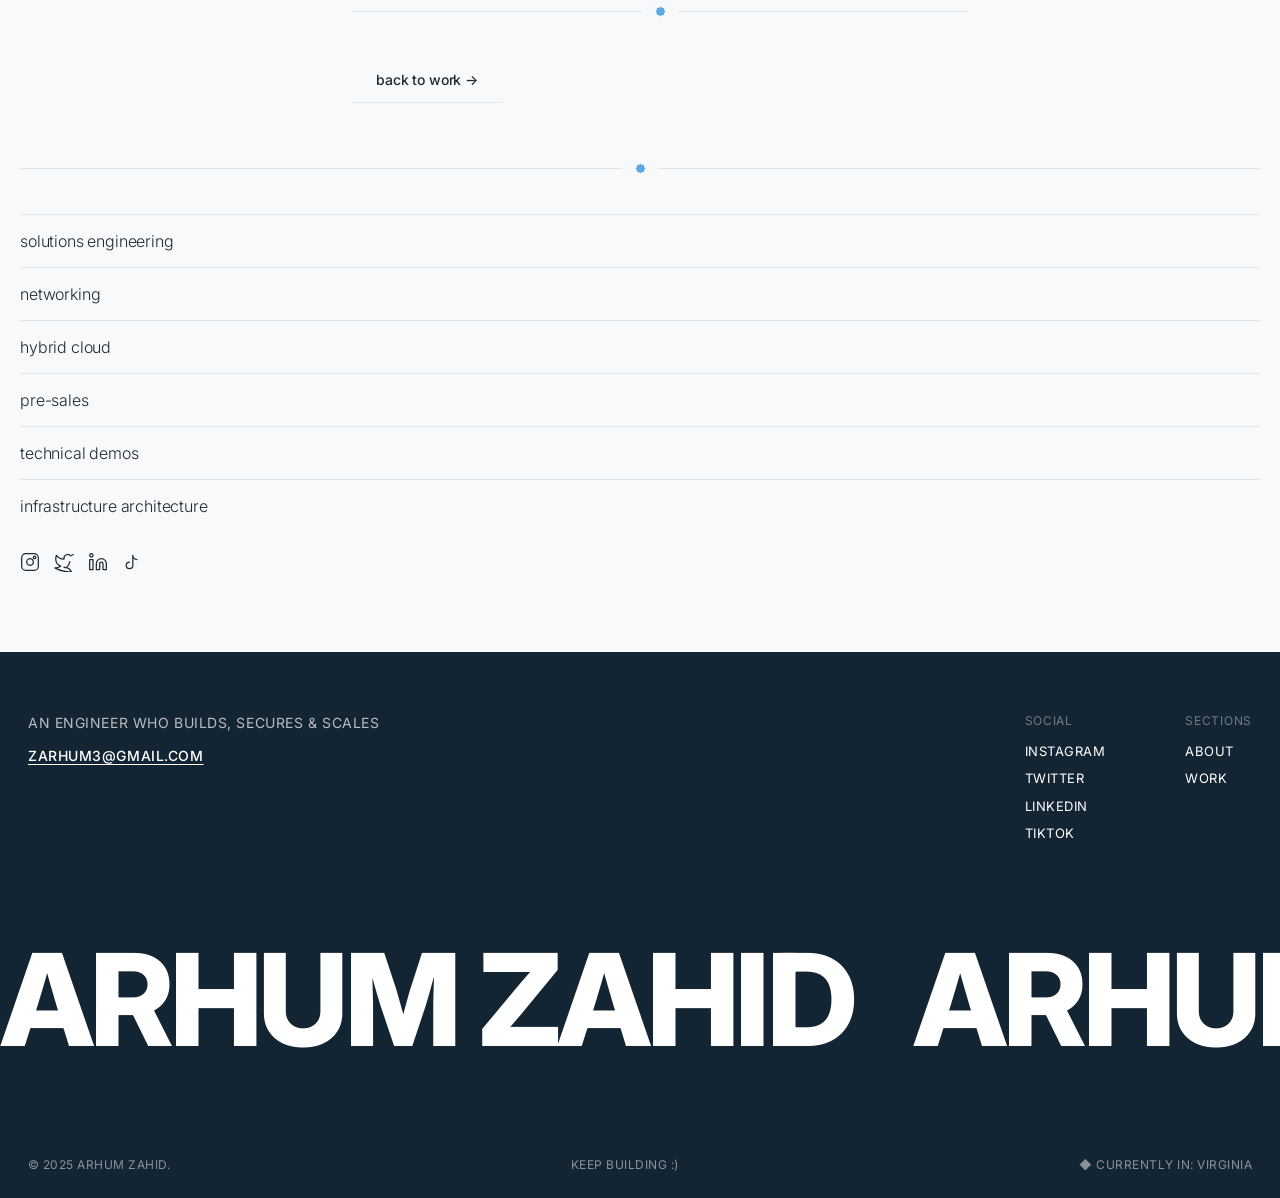
<file: projects/arrow-electronics.html>
<!DOCTYPE html>
<html lang="en">
<head>
    <meta charset="UTF-8">
    <meta name="viewport" content="width=device-width, initial-scale=1.0">
    <title>Arrow Electronics - Arhum Zahid</title>
    <meta name="description" content="Solutions engineer. Building, securing & scaling infrastructure. IT, cybersecurity, growth.">
    <meta property="og:title" content="Arhum Zahid">
    <meta property="og:description" content="Solutions engineer. Building, securing & scaling infrastructure. IT, cybersecurity, growth.">
    <meta property="og:image" content="../logo.png">
    <meta property="og:type" content="website">
    <meta name="twitter:card" content="summary_large_image">
    <meta name="twitter:title" content="Arhum Zahid">
    <meta name="twitter:description" content="Solutions engineer. Building, securing & scaling infrastructure. IT, cybersecurity, growth.">
    <meta name="twitter:image" content="../logo.png">
    <link rel="icon" type="image/png" href="../logo.png">
    <link rel="preconnect" href="https://fonts.googleapis.com">
    <link rel="preconnect" href="https://fonts.gstatic.com" crossorigin>
    <link href="https://fonts.googleapis.com/css2?family=Inter:wght@300;400;500;600;700;800;900&display=swap" rel="stylesheet">
    <link rel="stylesheet" href="../styles.css">
</head>
<body>

    <a href="#main" class="skip-link">skip to content</a>
    <div class="scroll-progress" aria-hidden="true"></div>

    <!-- NAV -->
    <nav>
        <span class="nav-name"><a href="../index.html">ARHUM ZAHID</a></span>
        <div class="nav-links">
            <a href="../about.html">ABOUT</a>
            <a href="../work.html" class="active">WORK</a>
            <a href="../resume.pdf" target="_blank" rel="noopener">RESUME</a>
            <button class="theme-toggle" id="themeToggle" aria-label="Toggle dark mode">
                <svg class="sun-icon" viewBox="0 0 24 24" fill="none" stroke="currentColor" stroke-width="2">
                    <circle cx="12" cy="12" r="5"/><line x1="12" y1="1" x2="12" y2="3"/><line x1="12" y1="21" x2="12" y2="23"/><line x1="4.22" y1="4.22" x2="5.64" y2="5.64"/><line x1="18.36" y1="18.36" x2="19.78" y2="19.78"/><line x1="1" y1="12" x2="3" y2="12"/><line x1="21" y1="12" x2="23" y2="12"/><line x1="4.22" y1="19.78" x2="5.64" y2="18.36"/><line x1="18.36" y1="5.64" x2="19.78" y2="4.22"/>
                </svg>
                <svg class="moon-icon" viewBox="0 0 24 24" fill="currentColor">
                    <path d="M21 12.79A9 9 0 1 1 11.21 3 7 7 0 0 0 21 12.79z"/>
                </svg>
            </button>
            <button class="hamburger" aria-label="Menu">
                <span></span>
                <span></span>
            </button>
        </div>
    </nav>

    <!-- MAIN — 3 column layout -->
    <main id="main">
        <!-- LEFT COLUMN -->
        <div class="left-col">
            <div>
                <div class="intro">
                    <h1>arrow electronics.</h1>
                </div>

                <!-- Project Meta -->
                <div class="project-meta">
                    <div class="meta-item">
                        <span class="meta-label">role</span>
                        <span class="meta-value">Pre-Sales Solutions Engineer</span>
                    </div>
                    <div class="meta-item">
                        <span class="meta-label">period</span>
                        <span class="meta-value">Jun 2025 - Present</span>
                    </div>
                    <div class="meta-item">
                        <span class="meta-label">vendors</span>
                        <span class="meta-value">HPE Networking, Nutanix</span>
                    </div>
                    <div class="meta-item">
                        <span class="meta-label">focus</span>
                        <span class="meta-value">Networking, hybrid cloud, edge</span>
                    </div>
                </div>
            </div>
        </div>

        <!-- CENTER COLUMN -->
        <div class="center-col project-content">
            <h2 class="section-title">hpe networking &amp; nutanix at arrow</h2>

            <!-- The role -->
            <div class="project-section">
                <h3 class="milestone-heading">the role</h3>
                <p class="story-text">
                    As a Pre-Sales Solutions Engineer at Arrow Electronics, I support two vendor businesses across our partner ecosystem: HPE Networking and Nutanix. My job sits at the intersection of engineering and revenue: architecting solutions for end customers, enabling partners to sell and deploy, and building programs that remove friction from the sales cycle. Pick a vendor below to see the work I've personally led or built for each.
                </p>
            </div>

            <!-- Vendor switcher: enhancements.js turns these into tabs; without JS both panels stay stacked -->
            <div class="vendor-switch">
                <button type="button" class="vendor-tab" data-panel="panel-hpe-networking" data-hash="hpe-networking"><span class="vendor-num">[01]</span> HPE Networking</button>
                <button type="button" class="vendor-tab" data-panel="panel-nutanix" data-hash="nutanix"><span class="vendor-num">[02]</span> Nutanix</button>
            </div>

            <!-- HPE NETWORKING -->
            <section class="vendor-panel" id="panel-hpe-networking" aria-label="HPE Networking">
                <p class="vendor-summary">Switching, wireless, and SD-WAN across the HPE Networking portfolio: Juniper, Mist, and Aruba. Every deal I support is channel-led, built with partners for their end customers.</p>

                <div class="project-section">
                    <h3 class="milestone-heading">what i've delivered</h3>

                    <div class="subsection">
                        <h4 class="subsection-title">configuring solutions in iris</h4>
                        <ul class="achievement-list">
                            <li>Build switching, wireless, and SD-WAN configurations in Iris for partners and their end customers.</li>
                            <li>All of it channel-led, supporting partners on the deals they bring.</li>
                        </ul>
                    </div>

                    <div class="subsection">
                        <h4 class="subsection-title">covering the full hpe networking portfolio</h4>
                        <ul class="achievement-list">
                            <li>Juniper and Mist alongside Aruba, across switching, wireless, and SD-WAN.</li>
                        </ul>
                    </div>
                </div>
            </section>

            <!-- NUTANIX -->
            <section class="vendor-panel" id="panel-nutanix" aria-label="Nutanix">
                <p class="vendor-summary">Hybrid cloud and hyperconverged infrastructure. I bring Nutanix to Arrow's partners through the NC2 marketplace, our own technical lab, a 30/60/90 enablement program, and solution sizing for end customers.</p>

                <div class="vendor-stats">
                    <div class="vendor-stat">
                        <span class="vendor-stat-num count-up">3</span>
                        <span class="vendor-stat-label">deals moving through the NC2 marketplace route</span>
                    </div>
                    <div class="vendor-stat">
                        <span class="vendor-stat-num count-up">100+</span>
                        <span class="vendor-stat-label">partners enrolled in the 30/60/90 program</span>
                    </div>
                    <div class="vendor-stat">
                        <span class="vendor-stat-num count-up">50+</span>
                        <span class="vendor-stat-label">solutions sized and configured</span>
                    </div>
                </div>

                <div class="project-section">
                    <h3 class="milestone-heading">what i've delivered</h3>

                    <div class="subsection">
                        <h4 class="subsection-title">unblocking supply chain with NC2 on the private marketplace</h4>
                        <ul class="achievement-list">
                            <li>Led the initiative to bring the Nutanix NC2 portfolio to the Azure private marketplace, coordinating a joint REO effort between our Nutanix and Microsoft teams.</li>
                            <li>Opened a new route to market: partners now transact through Arrow with better pricing and direct access to a dedicated engineering team.</li>
                            <li>Cut time-to-business from weeks of hardware lead time to days by deploying in the cloud, sidestepping supply chain delays entirely.</li>
                            <li>3 deals already moving through the new marketplace route.</li>
                        </ul>
                    </div>

                    <div class="subsection">
                        <h4 class="subsection-title">building arrow's nutanix technical lab</h4>
                        <ul class="achievement-list">
                            <li>Building a 3-node Nutanix cluster in Arrow's own environment so we can enable customers on our own timeline, independent of vendor scheduling.</li>
                            <li>Expanding it into a full-stack environment with a domain controller, Active Directory, and DNS to mock a real production workload.</li>
                            <li>Demos now tell a real story: prospects see VM management, migration, and failover against the kind of workload they actually run, not an empty cluster.</li>
                        </ul>
                    </div>

                    <div class="subsection">
                        <h4 class="subsection-title">30/60/90 partner enablement at scale</h4>
                        <ul class="achievement-list">
                            <li>Deliver 2-hour, one-to-many enablement sessions in a joint Nutanix/Arrow 30/60/90 program, covering the core NCA stack through NCP-MCI.</li>
                            <li>100+ partners enrolled in the program, with sessions drawing 100+ attendees actively progressing toward certification.</li>
                            <li>Multiplying the number of engineers in the channel who can independently sell, architect, and deploy Nutanix.</li>
                        </ul>
                    </div>

                    <div class="subsection">
                        <h4 class="subsection-title">sizing & configuring customer solutions</h4>
                        <ul class="achievement-list">
                            <li>Sized and configured 50+ Nutanix solutions for end customers to date.</li>
                            <li>Profile each workload (compute, storage, IOPS, growth projections, failover requirements) and use Nutanix Sizer alongside hands-on judgment to right-size every cluster.</li>
                            <li>Ship each configuration with the rationale documented so sales and deployment teams can defend and execute it.</li>
                            <li>Faster quote turnaround for partners and fewer post-sale surprises for end customers.</li>
                        </ul>
                    </div>
                </div>
            </section>

            <!-- Key Learnings Section -->
            <div class="project-section">
                <h3 class="milestone-heading">what drives my work</h3>

                <div class="subsection">
                    <h4 class="subsection-title">business and technology must align</h4>
                    <p class="story-text">
                        The best technical solution fails if it doesn't solve the business problem. The NC2 marketplace initiative worked because it fixed a revenue problem (stalled deals) with an engineering answer (cloud deployment).
                    </p>
                </div>

                <div class="subsection">
                    <h4 class="subsection-title">enablement scales further than any single deal</h4>
                    <p class="story-text">
                        One well-sized configuration closes one deal. One hundred certified partner engineers close deals I'll never even see. That's why I invest in the lab and the 30/60/90 program alongside deal-by-deal work.
                    </p>
                </div>

                <div class="subsection">
                    <h4 class="subsection-title">relationships drive deals</h4>
                    <p class="story-text">
                        In the channel, trust is the currency. Being the engineer partners can rely on, following through on demos and documentation, and advocating for the customer even when it complicates the deal, that's what builds long-term partnerships.
                    </p>
                </div>
            </div>

            <!-- CTA -->
            <div class="project-cta">
                <a href="../work.html" class="cta-secondary">back to work →</a>
            </div>
        </div>

        <!-- RIGHT COLUMN -->
        <div class="right-col">
            <div class="right-top">
                <a href="../work.html" class="view-work">view work &nbsp;&#8658;</a>
            </div>
            <div class="right-bottom">
            </div>
        </div>

    </main>

    <!-- SKILLS & SOCIALS — full-width, below main -->
    <div class="page-footer-index">
        <div class="skills-list-bottom">
            <span>solutions engineering</span>
            <span>networking</span>
            <span>hybrid cloud</span>
            <span>pre-sales</span>
            <span>technical demos</span>
            <span>infrastructure architecture</span>
        </div>

        <!-- Socials at bottom -->
        <div class="socials-bottom">
            <a href="https://www.instagram.com/atoz.mp4/" target="_blank" rel="noopener" aria-label="Instagram">
                <svg width="20" height="20" viewBox="0 0 24 24" fill="none" stroke="currentColor" stroke-width="1.5" stroke-linecap="round" stroke-linejoin="round"><rect x="2" y="2" width="20" height="20" rx="5" ry="5"/><path d="M16 11.37A4 4 0 1 1 12.63 8 4 4 0 0 1 16 11.37z"/><circle cx="17.5" cy="6.5" r="1.5"/></svg>
            </a>
            <a href="https://x.com/arhum_zahid" target="_blank" rel="noopener" aria-label="Twitter">
                <svg width="20" height="20" viewBox="0 0 24 24" fill="none" stroke="currentColor" stroke-width="1.5" stroke-linecap="round" stroke-linejoin="round"><path d="M23 3a10.9 10.9 0 0 1-3.14 1.53 4.48 4.48 0 0 0-7.86 3v1A10.66 10.66 0 0 1 3 4s-4 9 5 13a11.64 11.64 0 0 1-7 2s9 5 20 5a9.5 9.5 0 0 0-9-5.5c4.75 2.25 7-7 7-7"/></svg>
            </a>
            <a href="https://www.linkedin.com/in/arhum-zahid/" target="_blank" rel="noopener" aria-label="LinkedIn">
                <svg width="20" height="20" viewBox="0 0 24 24" fill="none" stroke="currentColor" stroke-width="1.5" stroke-linecap="round" stroke-linejoin="round"><path d="M16 8a6 6 0 0 1 6 6v7h-4v-7a2 2 0 0 0-2-2 2 2 0 0 0-2 2v7h-4v-7a6 6 0 0 1 6-6z"/><rect x="2" y="9" width="4" height="12"/><circle cx="4" cy="4" r="2"/></svg>
            </a>
            <a href="https://www.tiktok.com/@atoz.mp4" target="_blank" rel="noopener" aria-label="TikTok">
                <svg width="20" height="20" viewBox="0 0 24 24" fill="none" stroke="currentColor" stroke-width="1.5" stroke-linecap="round" stroke-linejoin="round"><path d="M9 12a4 4 0 1 0 4 4V4a5 5 0 0 0 5 5"/></svg>
            </a>
        </div>
    </div>

    <!-- DARK FOOTER -->
    <footer class="dark-footer">
        <div class="footer-top">
            <div class="footer-left">
                <p class="footer-tagline">AN ENGINEER WHO BUILDS, SECURES & SCALES</p>
                <a href="mailto:zarhum3@gmail.com" class="footer-email">ZARHUM3@GMAIL.COM</a>
            </div>
            <div class="footer-right">
                <div class="footer-col">
                    <span class="footer-col-title">SOCIAL</span>
                    <a href="https://www.instagram.com/atoz.mp4/" target="_blank" rel="noopener">INSTAGRAM</a>
                    <a href="https://x.com/arhum_zahid" target="_blank" rel="noopener">TWITTER</a>
                    <a href="https://www.linkedin.com/in/arhum-zahid/" target="_blank" rel="noopener">LINKEDIN</a>
                    <a href="https://www.tiktok.com/@atoz.mp4" target="_blank" rel="noopener">TIKTOK</a>
                </div>
                <div class="footer-col">
                    <span class="footer-col-title">SECTIONS</span>
                    <a href="../about.html">ABOUT</a>
                    <a href="../work.html">WORK</a>
                </div>
            </div>
        </div>

        <!-- Scrolling marquee -->
        <div class="marquee">
            <div class="marquee-track">
                <span>ARHUM ZAHID</span>
                <span>ARHUM ZAHID</span>
                <span>ARHUM ZAHID</span>
                <span>ARHUM ZAHID</span>
                <span>ARHUM ZAHID</span>
                <span>ARHUM ZAHID</span>
                <span>ARHUM ZAHID</span>
                <span>ARHUM ZAHID</span>
            </div>
        </div>

        <div class="footer-bottom">
            <span>&copy; 2025 ARHUM ZAHID.</span>
            <span>KEEP BUILDING :)</span>
            <span>&#9670; CURRENTLY IN: VIRGINIA</span>
        </div>
    </footer>

    <script src="../theme.js"></script>
    <script src="../script.js"></script>
    <script src="../enhancements.js"></script>
</body>
</html>
</file>
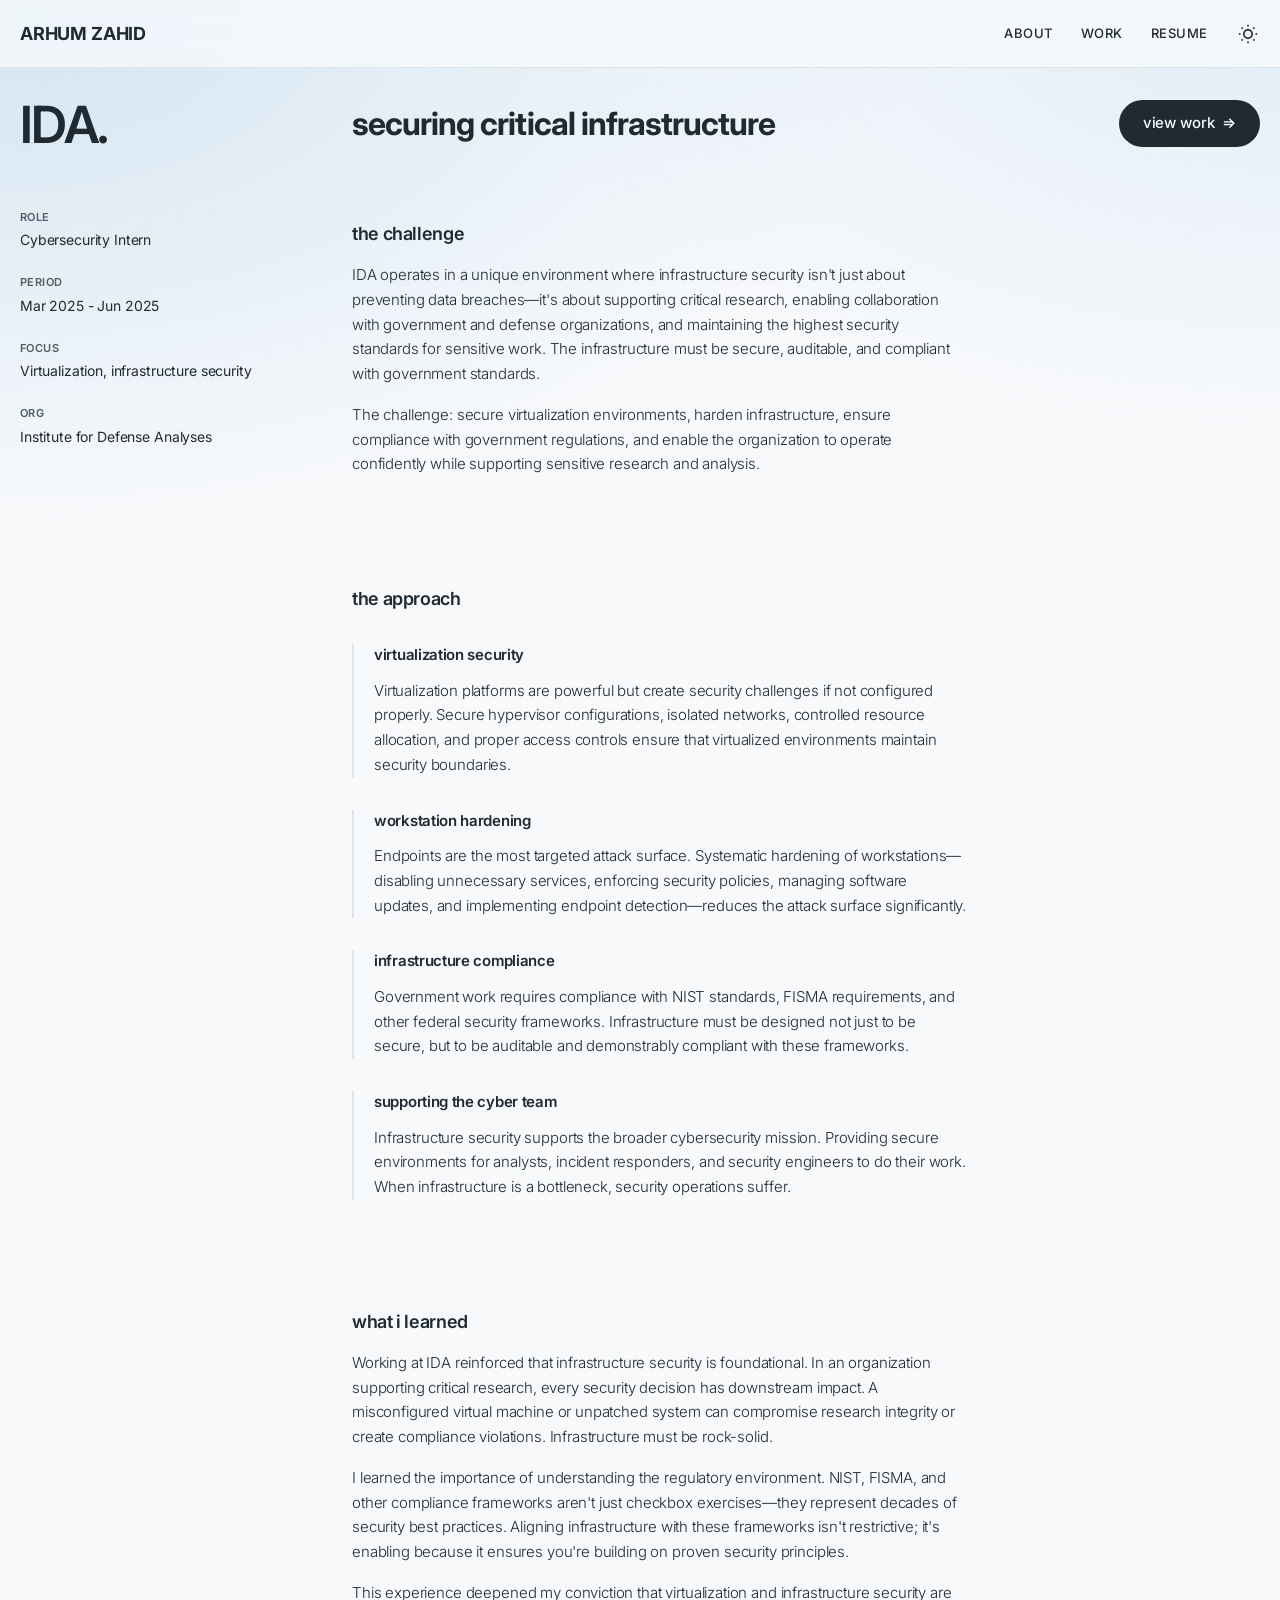
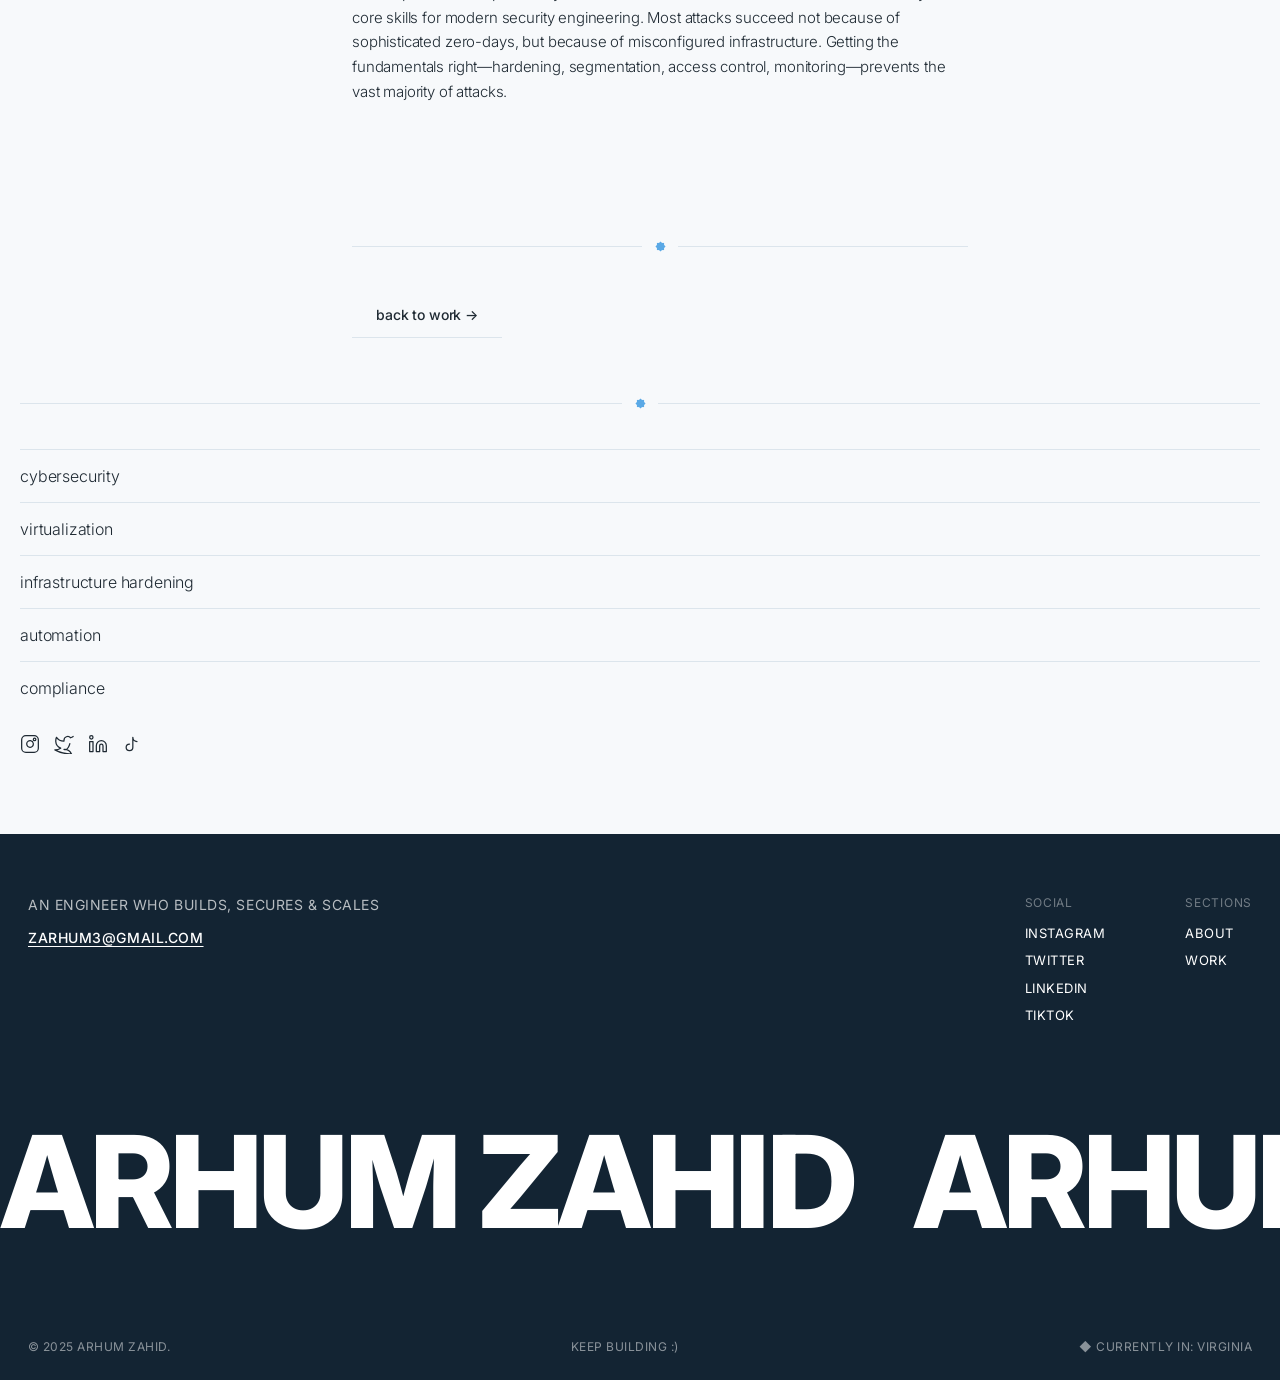
<file: projects/ida.html>
<!DOCTYPE html>
<html lang="en">
<head>
    <meta charset="UTF-8">
    <meta name="viewport" content="width=device-width, initial-scale=1.0">
    <title>IDA - Arhum Zahid</title>
    <meta name="description" content="Solutions engineer. Building, securing & scaling infrastructure. IT, cybersecurity, growth.">
    <meta property="og:title" content="Arhum Zahid">
    <meta property="og:description" content="Solutions engineer. Building, securing & scaling infrastructure. IT, cybersecurity, growth.">
    <meta property="og:image" content="../logo.png">
    <meta property="og:type" content="website">
    <meta name="twitter:card" content="summary_large_image">
    <meta name="twitter:title" content="Arhum Zahid">
    <meta name="twitter:description" content="Solutions engineer. Building, securing & scaling infrastructure. IT, cybersecurity, growth.">
    <meta name="twitter:image" content="../logo.png">
    <link rel="icon" type="image/png" href="../logo.png">
    <link rel="preconnect" href="https://fonts.googleapis.com">
    <link rel="preconnect" href="https://fonts.gstatic.com" crossorigin>
    <link href="https://fonts.googleapis.com/css2?family=Inter:wght@300;400;500;600;700;800;900&display=swap" rel="stylesheet">
    <link rel="stylesheet" href="../styles.css">
</head>
<body>

    <a href="#main" class="skip-link">skip to content</a>
    <div class="scroll-progress" aria-hidden="true"></div>

    <!-- NAV -->
    <nav>
        <span class="nav-name"><a href="../index.html">ARHUM ZAHID</a></span>
        <div class="nav-links">
            <a href="../about.html">ABOUT</a>
            <a href="../work.html" class="active">WORK</a>
            <a href="../resume.pdf" target="_blank" rel="noopener">RESUME</a>
            <button class="theme-toggle" id="themeToggle" aria-label="Toggle dark mode">
                <svg class="sun-icon" viewBox="0 0 24 24" fill="none" stroke="currentColor" stroke-width="2">
                    <circle cx="12" cy="12" r="5"/><line x1="12" y1="1" x2="12" y2="3"/><line x1="12" y1="21" x2="12" y2="23"/><line x1="4.22" y1="4.22" x2="5.64" y2="5.64"/><line x1="18.36" y1="18.36" x2="19.78" y2="19.78"/><line x1="1" y1="12" x2="3" y2="12"/><line x1="21" y1="12" x2="23" y2="12"/><line x1="4.22" y1="19.78" x2="5.64" y2="18.36"/><line x1="18.36" y1="5.64" x2="19.78" y2="4.22"/>
                </svg>
                <svg class="moon-icon" viewBox="0 0 24 24" fill="currentColor">
                    <path d="M21 12.79A9 9 0 1 1 11.21 3 7 7 0 0 0 21 12.79z"/>
                </svg>
            </button>
            <button class="hamburger" aria-label="Menu">
                <span></span>
                <span></span>
            </button>
        </div>
    </nav>

    <!-- MAIN — 3 column layout -->
    <main id="main">
        <!-- LEFT COLUMN -->
        <div class="left-col">
            <div>
                <div class="intro">
                    <h1>IDA.</h1>
                </div>

                <!-- Project Meta -->
                <div class="project-meta">
                    <div class="meta-item">
                        <span class="meta-label">role</span>
                        <span class="meta-value">Cybersecurity Intern</span>
                    </div>
                    <div class="meta-item">
                        <span class="meta-label">period</span>
                        <span class="meta-value">Mar 2025 - Jun 2025</span>
                    </div>
                    <div class="meta-item">
                        <span class="meta-label">focus</span>
                        <span class="meta-value">Virtualization, infrastructure security</span>
                    </div>
                    <div class="meta-item">
                        <span class="meta-label">org</span>
                        <span class="meta-value">Institute for Defense Analyses</span>
                    </div>
                </div>
            </div>
        </div>

        <!-- CENTER COLUMN -->
        <div class="center-col project-content">
            <h2 class="section-title">securing critical infrastructure</h2>


            <!-- Challenge Section -->
            <div class="project-section">
                <h3 class="milestone-heading">the challenge</h3>
                <p class="story-text">
                    IDA operates in a unique environment where infrastructure security isn't just about preventing data breaches—it's about supporting critical research, enabling collaboration with government and defense organizations, and maintaining the highest security standards for sensitive work. The infrastructure must be secure, auditable, and compliant with government standards.
                </p>
                <p class="story-text">
                    The challenge: secure virtualization environments, harden infrastructure, ensure compliance with government regulations, and enable the organization to operate confidently while supporting sensitive research and analysis.
                </p>
            </div>

            <!-- Solution Section -->
            <div class="project-section">
                <h3 class="milestone-heading">the approach</h3>

                <div class="subsection">
                    <h4 class="subsection-title">virtualization security</h4>
                    <p class="story-text">
                        Virtualization platforms are powerful but create security challenges if not configured properly. Secure hypervisor configurations, isolated networks, controlled resource allocation, and proper access controls ensure that virtualized environments maintain security boundaries.
                    </p>
                </div>

                <div class="subsection">
                    <h4 class="subsection-title">workstation hardening</h4>
                    <p class="story-text">
                        Endpoints are the most targeted attack surface. Systematic hardening of workstations—disabling unnecessary services, enforcing security policies, managing software updates, and implementing endpoint detection—reduces the attack surface significantly.
                    </p>
                </div>

                <div class="subsection">
                    <h4 class="subsection-title">infrastructure compliance</h4>
                    <p class="story-text">
                        Government work requires compliance with NIST standards, FISMA requirements, and other federal security frameworks. Infrastructure must be designed not just to be secure, but to be auditable and demonstrably compliant with these frameworks.
                    </p>
                </div>

                <div class="subsection">
                    <h4 class="subsection-title">supporting the cyber team</h4>
                    <p class="story-text">
                        Infrastructure security supports the broader cybersecurity mission. Providing secure environments for analysts, incident responders, and security engineers to do their work. When infrastructure is a bottleneck, security operations suffer.
                    </p>
                </div>
            </div>

            <!-- Impact Section -->
            <div class="project-section">
                <h3 class="milestone-heading">what i learned</h3>
                <p class="story-text">
                    Working at IDA reinforced that infrastructure security is foundational. In an organization supporting critical research, every security decision has downstream impact. A misconfigured virtual machine or unpatched system can compromise research integrity or create compliance violations. Infrastructure must be rock-solid.
                </p>
                <p class="story-text">
                    I learned the importance of understanding the regulatory environment. NIST, FISMA, and other compliance frameworks aren't just checkbox exercises—they represent decades of security best practices. Aligning infrastructure with these frameworks isn't restrictive; it's enabling because it ensures you're building on proven security principles.
                </p>
                <p class="story-text">
                    This experience deepened my conviction that virtualization and infrastructure security are core skills for modern security engineering. Most attacks succeed not because of sophisticated zero-days, but because of misconfigured infrastructure. Getting the fundamentals right—hardening, segmentation, access control, monitoring—prevents the vast majority of attacks.
                </p>
            </div>

            <!-- CTA -->
            <div class="project-cta">
                <a href="../work.html" class="cta-secondary">back to work →</a>
            </div>
        </div>

        <!-- RIGHT COLUMN -->
        <div class="right-col">
            <div class="right-top">
                <a href="../work.html" class="view-work">view work &nbsp;&#8658;</a>
            </div>
            <div class="right-bottom">
            </div>
        </div>

    </main>

    <!-- SKILLS & SOCIALS — full-width, below main -->
    <div class="page-footer-index">
        <div class="skills-list-bottom">
            <span>cybersecurity</span>
            <span>virtualization</span>
            <span>infrastructure hardening</span>
            <span>automation</span>
            <span>compliance</span>
        </div>

        <!-- Socials at bottom -->
        <div class="socials-bottom">
            <a href="https://www.instagram.com/atoz.mp4/" target="_blank" rel="noopener" aria-label="Instagram">
                <svg width="20" height="20" viewBox="0 0 24 24" fill="none" stroke="currentColor" stroke-width="1.5" stroke-linecap="round" stroke-linejoin="round"><rect x="2" y="2" width="20" height="20" rx="5" ry="5"/><path d="M16 11.37A4 4 0 1 1 12.63 8 4 4 0 0 1 16 11.37z"/><circle cx="17.5" cy="6.5" r="1.5"/></svg>
            </a>
            <a href="https://x.com/arhum_zahid" target="_blank" rel="noopener" aria-label="Twitter">
                <svg width="20" height="20" viewBox="0 0 24 24" fill="none" stroke="currentColor" stroke-width="1.5" stroke-linecap="round" stroke-linejoin="round"><path d="M23 3a10.9 10.9 0 0 1-3.14 1.53 4.48 4.48 0 0 0-7.86 3v1A10.66 10.66 0 0 1 3 4s-4 9 5 13a11.64 11.64 0 0 1-7 2s9 5 20 5a9.5 9.5 0 0 0-9-5.5c4.75 2.25 7-7 7-7"/></svg>
            </a>
            <a href="https://www.linkedin.com/in/arhum-zahid/" target="_blank" rel="noopener" aria-label="LinkedIn">
                <svg width="20" height="20" viewBox="0 0 24 24" fill="none" stroke="currentColor" stroke-width="1.5" stroke-linecap="round" stroke-linejoin="round"><path d="M16 8a6 6 0 0 1 6 6v7h-4v-7a2 2 0 0 0-2-2 2 2 0 0 0-2 2v7h-4v-7a6 6 0 0 1 6-6z"/><rect x="2" y="9" width="4" height="12"/><circle cx="4" cy="4" r="2"/></svg>
            </a>
            <a href="https://www.tiktok.com/@atoz.mp4" target="_blank" rel="noopener" aria-label="TikTok">
                <svg width="20" height="20" viewBox="0 0 24 24" fill="none" stroke="currentColor" stroke-width="1.5" stroke-linecap="round" stroke-linejoin="round"><path d="M9 12a4 4 0 1 0 4 4V4a5 5 0 0 0 5 5"/></svg>
            </a>
        </div>
    </div>

    <!-- DARK FOOTER -->
    <footer class="dark-footer">
        <div class="footer-top">
            <div class="footer-left">
                <p class="footer-tagline">AN ENGINEER WHO BUILDS, SECURES & SCALES</p>
                <a href="mailto:zarhum3@gmail.com" class="footer-email">ZARHUM3@GMAIL.COM</a>
            </div>
            <div class="footer-right">
                <div class="footer-col">
                    <span class="footer-col-title">SOCIAL</span>
                    <a href="https://www.instagram.com/atoz.mp4/" target="_blank" rel="noopener">INSTAGRAM</a>
                    <a href="https://x.com/arhum_zahid" target="_blank" rel="noopener">TWITTER</a>
                    <a href="https://www.linkedin.com/in/arhum-zahid/" target="_blank" rel="noopener">LINKEDIN</a>
                    <a href="https://www.tiktok.com/@atoz.mp4" target="_blank" rel="noopener">TIKTOK</a>
                </div>
                <div class="footer-col">
                    <span class="footer-col-title">SECTIONS</span>
                    <a href="../about.html">ABOUT</a>
                    <a href="../work.html">WORK</a>
                </div>
            </div>
        </div>

        <!-- Scrolling marquee -->
        <div class="marquee">
            <div class="marquee-track">
                <span>ARHUM ZAHID</span>
                <span>ARHUM ZAHID</span>
                <span>ARHUM ZAHID</span>
                <span>ARHUM ZAHID</span>
                <span>ARHUM ZAHID</span>
                <span>ARHUM ZAHID</span>
                <span>ARHUM ZAHID</span>
                <span>ARHUM ZAHID</span>
            </div>
        </div>

        <div class="footer-bottom">
            <span>&copy; 2025 ARHUM ZAHID.</span>
            <span>KEEP BUILDING :)</span>
            <span>&#9670; CURRENTLY IN: VIRGINIA</span>
        </div>
    </footer>

    <script src="../theme.js"></script>
    <script src="../script.js"></script>
    <script src="../enhancements.js"></script>
</body>
</html>
</file>
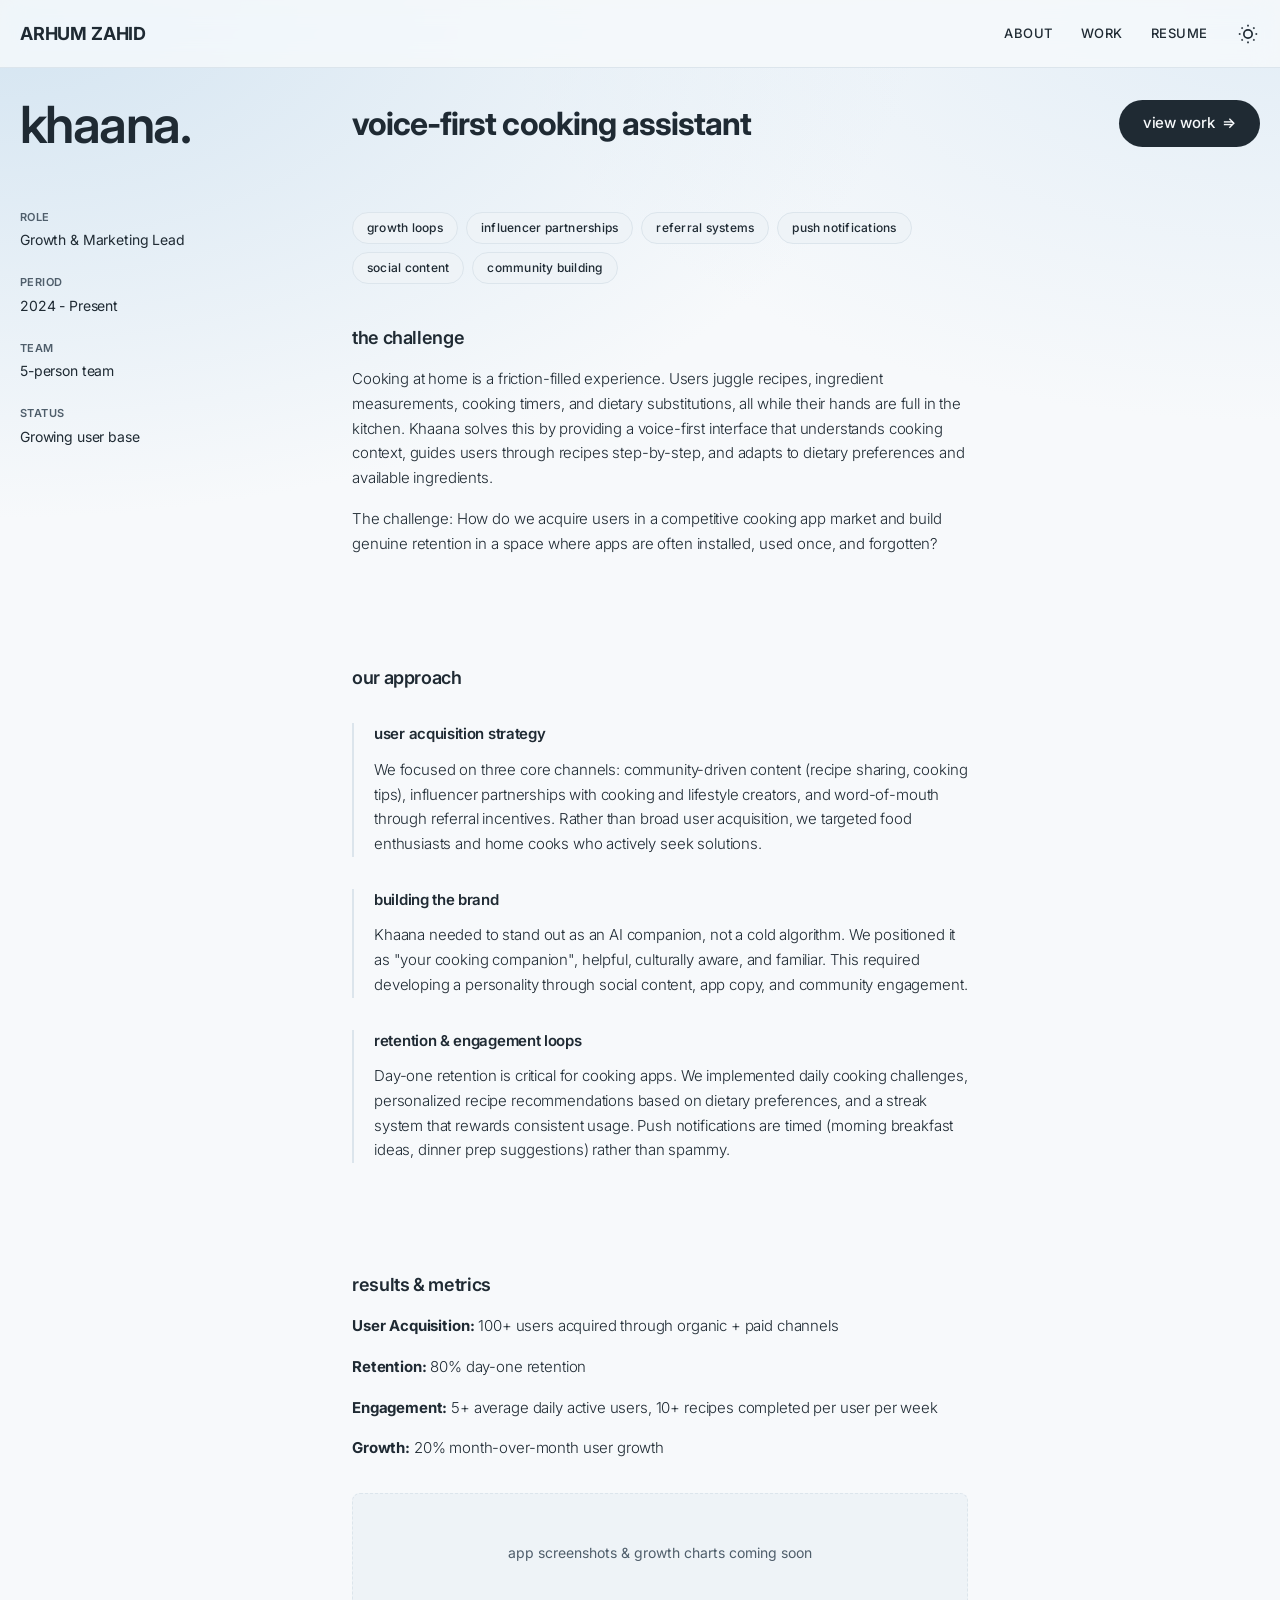
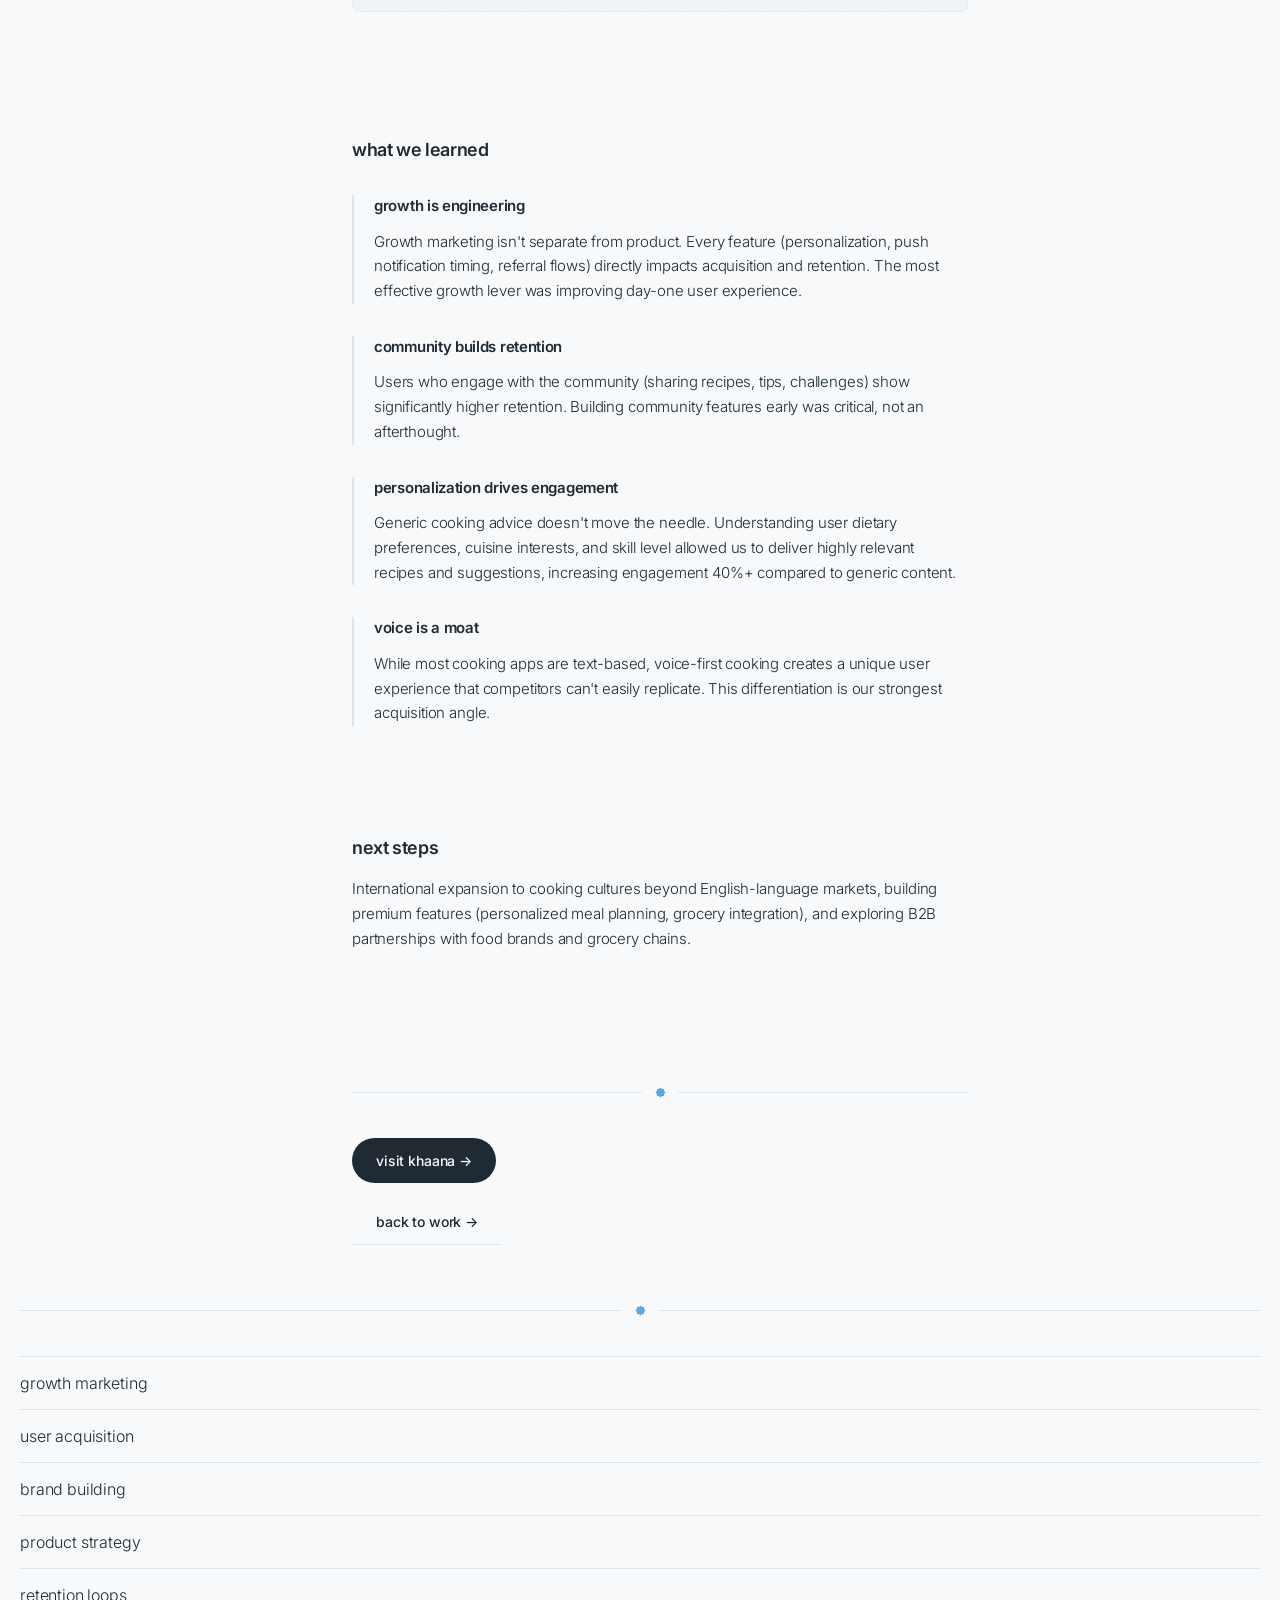
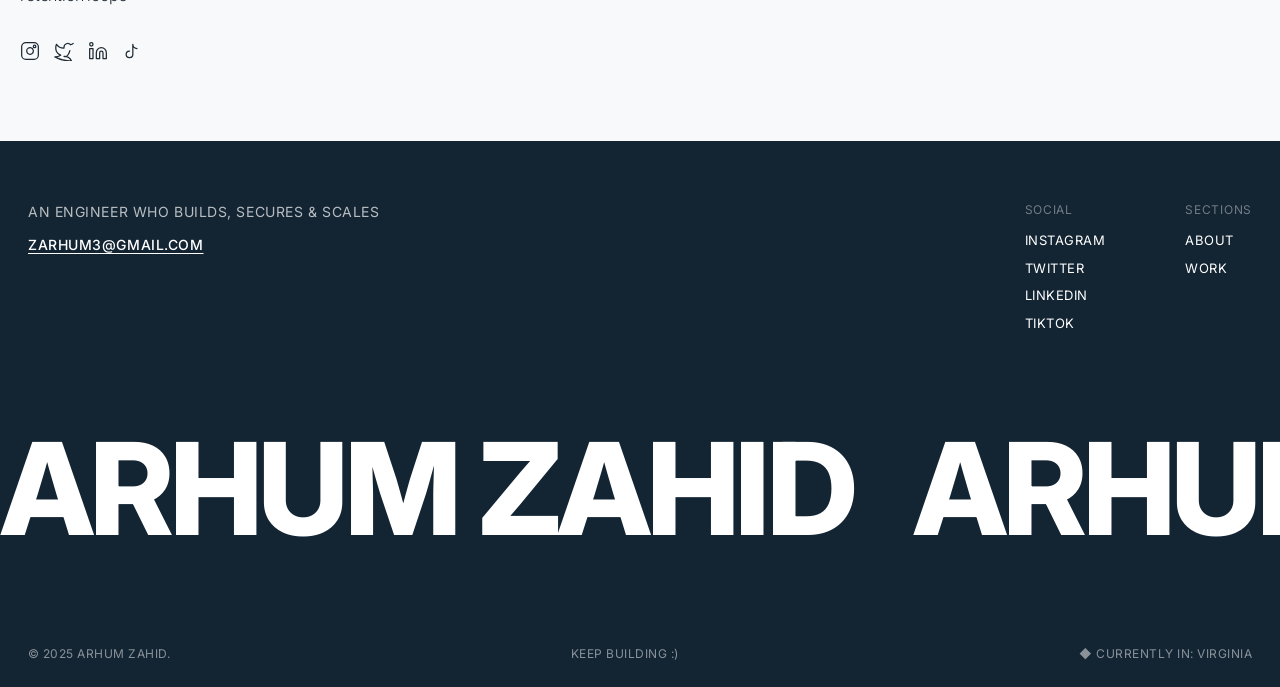
<file: projects/khaana.html>
<!DOCTYPE html>
<html lang="en">
<head>
    <meta charset="UTF-8">
    <meta name="viewport" content="width=device-width, initial-scale=1.0">
    <title>Khaana - Arhum Zahid</title>
    <meta name="description" content="Solutions engineer. Building, securing & scaling infrastructure. IT, cybersecurity, growth.">
    <meta property="og:title" content="Arhum Zahid">
    <meta property="og:description" content="Solutions engineer. Building, securing & scaling infrastructure. IT, cybersecurity, growth.">
    <meta property="og:image" content="../logo.png">
    <meta property="og:type" content="website">
    <meta name="twitter:card" content="summary_large_image">
    <meta name="twitter:title" content="Arhum Zahid">
    <meta name="twitter:description" content="Solutions engineer. Building, securing & scaling infrastructure. IT, cybersecurity, growth.">
    <meta name="twitter:image" content="../logo.png">
    <link rel="icon" type="image/png" href="../logo.png">
    <link rel="preconnect" href="https://fonts.googleapis.com">
    <link rel="preconnect" href="https://fonts.gstatic.com" crossorigin>
    <link href="https://fonts.googleapis.com/css2?family=Inter:wght@300;400;500;600;700;800;900&display=swap" rel="stylesheet">
    <link rel="stylesheet" href="../styles.css">
</head>
<body>

    <a href="#main" class="skip-link">skip to content</a>
    <div class="scroll-progress" aria-hidden="true"></div>

    <!-- NAV -->
    <nav>
        <span class="nav-name"><a href="../index.html">ARHUM ZAHID</a></span>
        <div class="nav-links">
            <a href="../about.html">ABOUT</a>
            <a href="../work.html" class="active">WORK</a>
            <a href="../resume.pdf" target="_blank" rel="noopener">RESUME</a>
            <button class="theme-toggle" id="themeToggle" aria-label="Toggle dark mode">
                <svg class="sun-icon" viewBox="0 0 24 24" fill="none" stroke="currentColor" stroke-width="2">
                    <circle cx="12" cy="12" r="5"/><line x1="12" y1="1" x2="12" y2="3"/><line x1="12" y1="21" x2="12" y2="23"/><line x1="4.22" y1="4.22" x2="5.64" y2="5.64"/><line x1="18.36" y1="18.36" x2="19.78" y2="19.78"/><line x1="1" y1="12" x2="3" y2="12"/><line x1="21" y1="12" x2="23" y2="12"/><line x1="4.22" y1="19.78" x2="5.64" y2="18.36"/><line x1="18.36" y1="5.64" x2="19.78" y2="4.22"/>
                </svg>
                <svg class="moon-icon" viewBox="0 0 24 24" fill="currentColor">
                    <path d="M21 12.79A9 9 0 1 1 11.21 3 7 7 0 0 0 21 12.79z"/>
                </svg>
            </button>
            <button class="hamburger" aria-label="Menu">
                <span></span>
                <span></span>
            </button>
        </div>
    </nav>

    <!-- MAIN — 3 column layout -->
    <main id="main">
        <!-- LEFT COLUMN -->
        <div class="left-col">
            <div>
                <div class="intro">
                    <h1>khaana.</h1>
                </div>

                <!-- Project Meta -->
                <div class="project-meta">
                    <div class="meta-item">
                        <span class="meta-label">role</span>
                        <span class="meta-value">Growth & Marketing Lead</span>
                    </div>
                    <div class="meta-item">
                        <span class="meta-label">period</span>
                        <span class="meta-value">2024 - Present</span>
                    </div>
                    <div class="meta-item">
                        <span class="meta-label">team</span>
                        <span class="meta-value">5-person team</span>
                    </div>
                    <div class="meta-item">
                        <span class="meta-label">status</span>
                        <span class="meta-value">Growing user base</span>
                    </div>
                </div>
            </div>
        </div>

        <!-- CENTER COLUMN -->
        <div class="center-col project-content">
            <h2 class="section-title">voice-first cooking assistant</h2>

            <div class="stack-chips">
                <span>growth loops</span>
                <span>influencer partnerships</span>
                <span>referral systems</span>
                <span>push notifications</span>
                <span>social content</span>
                <span>community building</span>
            </div>

            <!-- Challenge Section -->
            <div class="project-section">
                <h3 class="milestone-heading">the challenge</h3>
                <p class="story-text">
                    Cooking at home is a friction-filled experience. Users juggle recipes, ingredient measurements, cooking timers, and dietary substitutions, all while their hands are full in the kitchen. Khaana solves this by providing a voice-first interface that understands cooking context, guides users through recipes step-by-step, and adapts to dietary preferences and available ingredients.
                </p>
                <p class="story-text">
                    The challenge: How do we acquire users in a competitive cooking app market and build genuine retention in a space where apps are often installed, used once, and forgotten?
                </p>
            </div>

            <!-- Solution Section -->
            <div class="project-section">
                <h3 class="milestone-heading">our approach</h3>

                <div class="subsection">
                    <h4 class="subsection-title">user acquisition strategy</h4>
                    <p class="story-text">
                        We focused on three core channels: community-driven content (recipe sharing, cooking tips), influencer partnerships with cooking and lifestyle creators, and word-of-mouth through referral incentives. Rather than broad user acquisition, we targeted food enthusiasts and home cooks who actively seek solutions.
                    </p>
                </div>

                <div class="subsection">
                    <h4 class="subsection-title">building the brand</h4>
                    <p class="story-text">
                        Khaana needed to stand out as an AI companion, not a cold algorithm. We positioned it as "your cooking companion", helpful, culturally aware, and familiar. This required developing a personality through social content, app copy, and community engagement.
                    </p>
                </div>

                <div class="subsection">
                    <h4 class="subsection-title">retention & engagement loops</h4>
                    <p class="story-text">
                        Day-one retention is critical for cooking apps. We implemented daily cooking challenges, personalized recipe recommendations based on dietary preferences, and a streak system that rewards consistent usage. Push notifications are timed (morning breakfast ideas, dinner prep suggestions) rather than spammy.
                    </p>
                </div>
            </div>

            <!-- Results Section -->
            <div class="project-section">
                <h3 class="milestone-heading">results & metrics</h3>
                <p class="story-text">
                    <strong>User Acquisition:</strong> <span class="count-up">100+</span> users acquired through organic + paid channels
                </p>
                <p class="story-text">
                    <strong>Retention:</strong> <span class="count-up">80%</span> day-one retention
                </p>
                <p class="story-text">
                    <strong>Engagement:</strong> <span class="count-up">5+</span> average daily active users, <span class="count-up">10+</span> recipes completed per user per week
                </p>
                <p class="story-text">
                    <strong>Growth:</strong> <span class="count-up">20%</span> month-over-month user growth
                </p>

                <div class="project-visual">
                    app screenshots & growth charts coming soon
                </div>
            </div>

            <!-- Learnings Section -->
            <div class="project-section">
                <h3 class="milestone-heading">what we learned</h3>

                <div class="subsection">
                    <h4 class="subsection-title">growth is engineering</h4>
                    <p class="story-text">
                        Growth marketing isn't separate from product. Every feature (personalization, push notification timing, referral flows) directly impacts acquisition and retention. The most effective growth lever was improving day-one user experience.
                    </p>
                </div>

                <div class="subsection">
                    <h4 class="subsection-title">community builds retention</h4>
                    <p class="story-text">
                        Users who engage with the community (sharing recipes, tips, challenges) show significantly higher retention. Building community features early was critical, not an afterthought.
                    </p>
                </div>

                <div class="subsection">
                    <h4 class="subsection-title">personalization drives engagement</h4>
                    <p class="story-text">
                        Generic cooking advice doesn't move the needle. Understanding user dietary preferences, cuisine interests, and skill level allowed us to deliver highly relevant recipes and suggestions, increasing engagement 40%+ compared to generic content.
                    </p>
                </div>

                <div class="subsection">
                    <h4 class="subsection-title">voice is a moat</h4>
                    <p class="story-text">
                        While most cooking apps are text-based, voice-first cooking creates a unique user experience that competitors can't easily replicate. This differentiation is our strongest acquisition angle.
                    </p>
                </div>
            </div>

            <!-- Next Steps -->
            <div class="project-section">
                <h3 class="milestone-heading">next steps</h3>
                <p class="story-text">
                    International expansion to cooking cultures beyond English-language markets, building premium features (personalized meal planning, grocery integration), and exploring B2B partnerships with food brands and grocery chains.
                </p>
            </div>

            <!-- CTA -->
            <div class="project-cta">
                <a href="https://www.khaanaai.com" target="_blank" rel="noopener" class="cta-primary">visit khaana →</a>
                <a href="../work.html" class="cta-secondary">back to work →</a>
            </div>
        </div>

        <!-- RIGHT COLUMN -->
        <div class="right-col">
            <div class="right-top">
                <a href="../work.html" class="view-work">view work &nbsp;&#8658;</a>
            </div>
            <div class="right-bottom">
            </div>
        </div>

    </main>

    <!-- SKILLS & SOCIALS — full-width, below main -->
    <div class="page-footer-index">
        <div class="skills-list-bottom">
            <span>growth marketing</span>
            <span>user acquisition</span>
            <span>brand building</span>
            <span>product strategy</span>
            <span>retention loops</span>
        </div>

        <!-- Socials at bottom -->
        <div class="socials-bottom">
            <a href="https://www.instagram.com/atoz.mp4/" target="_blank" rel="noopener" aria-label="Instagram">
                <svg width="20" height="20" viewBox="0 0 24 24" fill="none" stroke="currentColor" stroke-width="1.5" stroke-linecap="round" stroke-linejoin="round"><rect x="2" y="2" width="20" height="20" rx="5" ry="5"/><path d="M16 11.37A4 4 0 1 1 12.63 8 4 4 0 0 1 16 11.37z"/><circle cx="17.5" cy="6.5" r="1.5"/></svg>
            </a>
            <a href="https://x.com/arhum_zahid" target="_blank" rel="noopener" aria-label="Twitter">
                <svg width="20" height="20" viewBox="0 0 24 24" fill="none" stroke="currentColor" stroke-width="1.5" stroke-linecap="round" stroke-linejoin="round"><path d="M23 3a10.9 10.9 0 0 1-3.14 1.53 4.48 4.48 0 0 0-7.86 3v1A10.66 10.66 0 0 1 3 4s-4 9 5 13a11.64 11.64 0 0 1-7 2s9 5 20 5a9.5 9.5 0 0 0-9-5.5c4.75 2.25 7-7 7-7"/></svg>
            </a>
            <a href="https://www.linkedin.com/in/arhum-zahid/" target="_blank" rel="noopener" aria-label="LinkedIn">
                <svg width="20" height="20" viewBox="0 0 24 24" fill="none" stroke="currentColor" stroke-width="1.5" stroke-linecap="round" stroke-linejoin="round"><path d="M16 8a6 6 0 0 1 6 6v7h-4v-7a2 2 0 0 0-2-2 2 2 0 0 0-2 2v7h-4v-7a6 6 0 0 1 6-6z"/><rect x="2" y="9" width="4" height="12"/><circle cx="4" cy="4" r="2"/></svg>
            </a>
            <a href="https://www.tiktok.com/@atoz.mp4" target="_blank" rel="noopener" aria-label="TikTok">
                <svg width="20" height="20" viewBox="0 0 24 24" fill="none" stroke="currentColor" stroke-width="1.5" stroke-linecap="round" stroke-linejoin="round"><path d="M9 12a4 4 0 1 0 4 4V4a5 5 0 0 0 5 5"/></svg>
            </a>
        </div>
    </div>

    <!-- DARK FOOTER -->
    <footer class="dark-footer">
        <div class="footer-top">
            <div class="footer-left">
                <p class="footer-tagline">AN ENGINEER WHO BUILDS, SECURES & SCALES</p>
                <a href="mailto:zarhum3@gmail.com" class="footer-email">ZARHUM3@GMAIL.COM</a>
            </div>
            <div class="footer-right">
                <div class="footer-col">
                    <span class="footer-col-title">SOCIAL</span>
                    <a href="https://www.instagram.com/atoz.mp4/" target="_blank" rel="noopener">INSTAGRAM</a>
                    <a href="https://x.com/arhum_zahid" target="_blank" rel="noopener">TWITTER</a>
                    <a href="https://www.linkedin.com/in/arhum-zahid/" target="_blank" rel="noopener">LINKEDIN</a>
                    <a href="https://www.tiktok.com/@atoz.mp4" target="_blank" rel="noopener">TIKTOK</a>
                </div>
                <div class="footer-col">
                    <span class="footer-col-title">SECTIONS</span>
                    <a href="../about.html">ABOUT</a>
                    <a href="../work.html">WORK</a>
                </div>
            </div>
        </div>

        <!-- Scrolling marquee -->
        <div class="marquee">
            <div class="marquee-track">
                <span>ARHUM ZAHID</span>
                <span>ARHUM ZAHID</span>
                <span>ARHUM ZAHID</span>
                <span>ARHUM ZAHID</span>
                <span>ARHUM ZAHID</span>
                <span>ARHUM ZAHID</span>
                <span>ARHUM ZAHID</span>
                <span>ARHUM ZAHID</span>
            </div>
        </div>

        <div class="footer-bottom">
            <span>&copy; 2025 ARHUM ZAHID.</span>
            <span>KEEP BUILDING :)</span>
            <span>&#9670; CURRENTLY IN: VIRGINIA</span>
        </div>
    </footer>

    <script src="../theme.js"></script>
    <script src="../script.js"></script>
    <script src="../enhancements.js"></script>
</body>
</html>
</file>
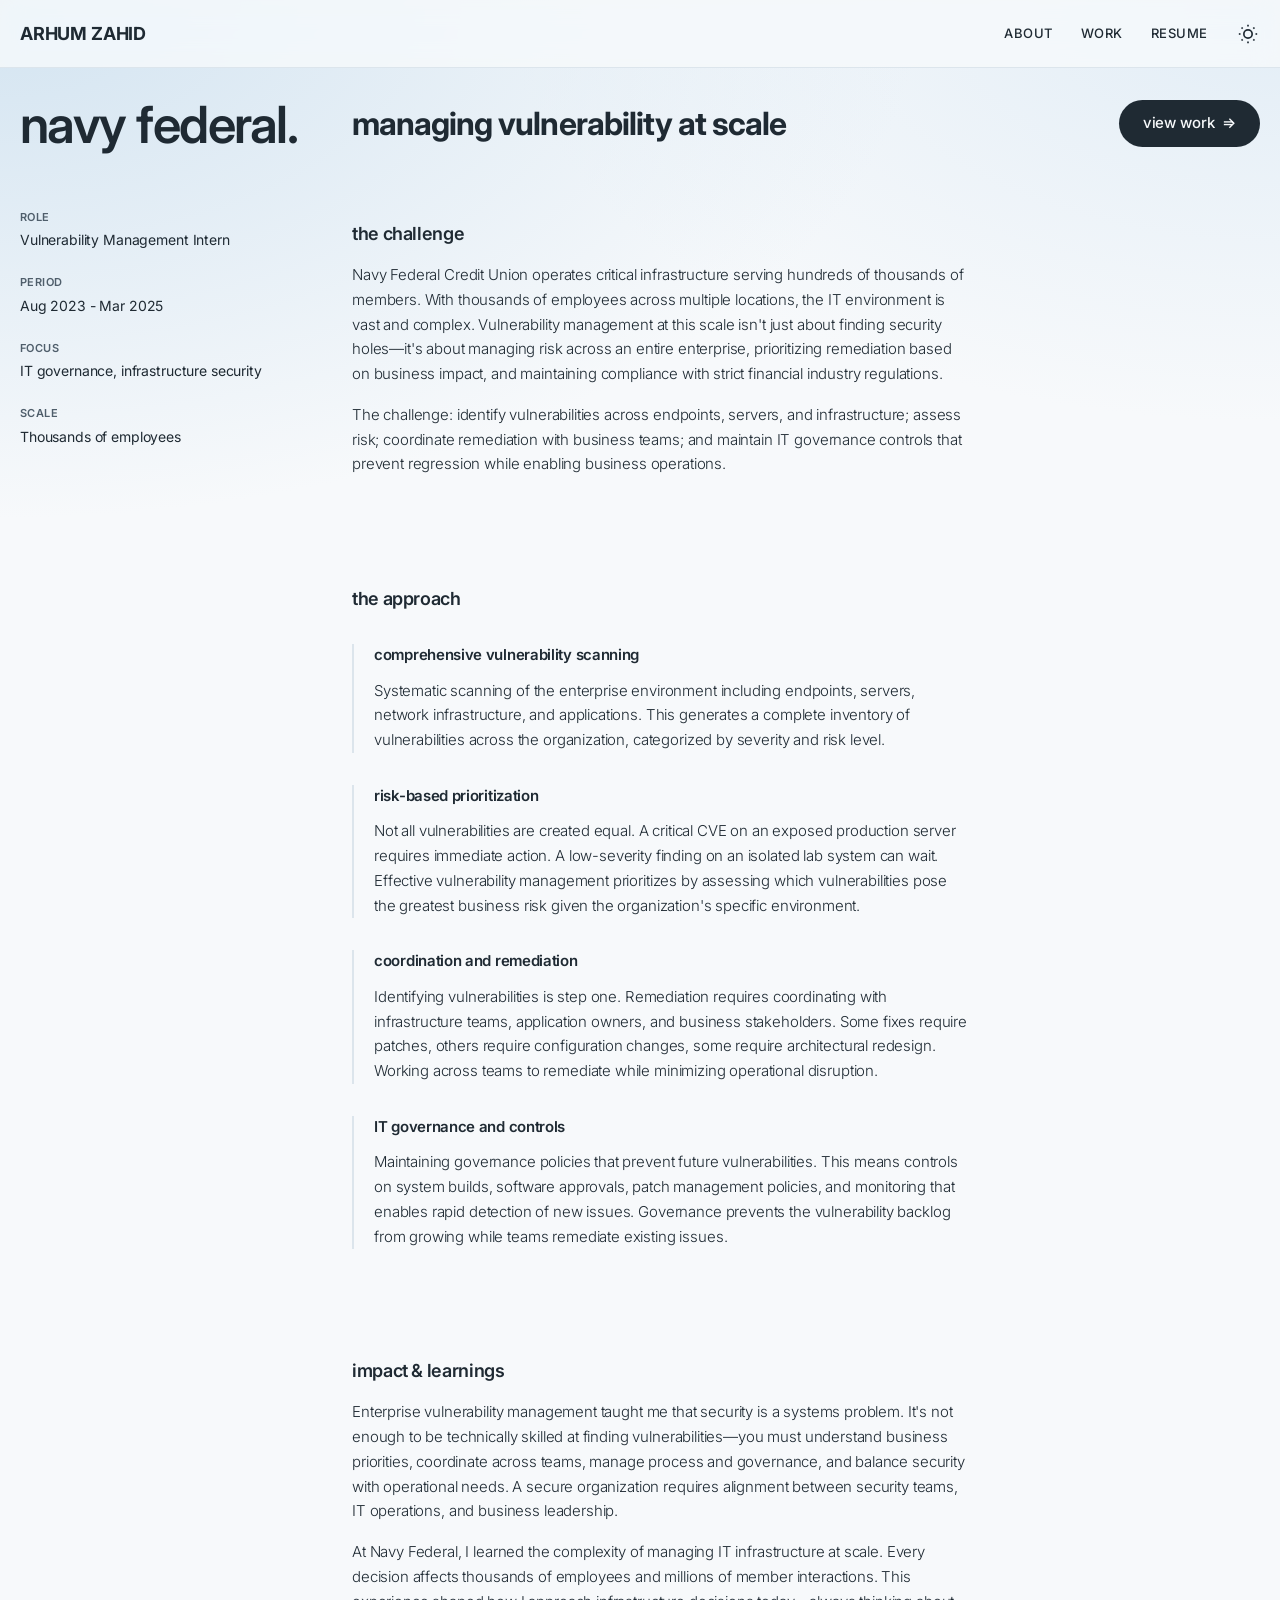
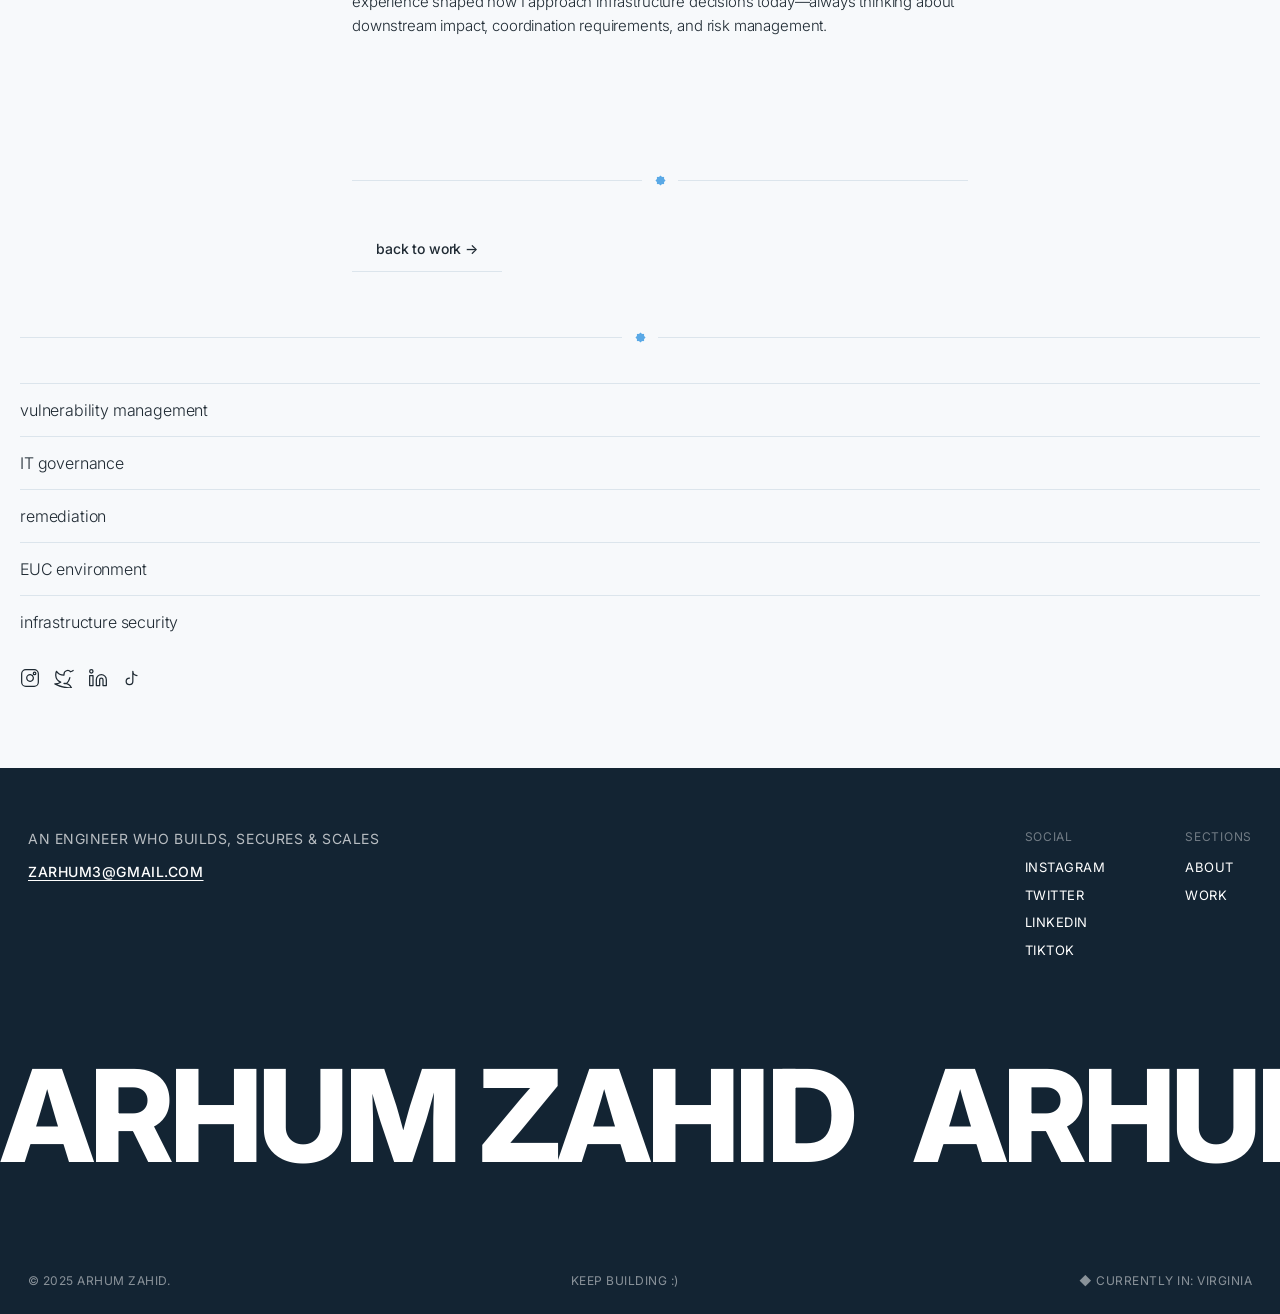
<file: projects/navy-federal.html>
<!DOCTYPE html>
<html lang="en">
<head>
    <meta charset="UTF-8">
    <meta name="viewport" content="width=device-width, initial-scale=1.0">
    <title>Navy Federal - Arhum Zahid</title>
    <meta name="description" content="Solutions engineer. Building, securing & scaling infrastructure. IT, cybersecurity, growth.">
    <meta property="og:title" content="Arhum Zahid">
    <meta property="og:description" content="Solutions engineer. Building, securing & scaling infrastructure. IT, cybersecurity, growth.">
    <meta property="og:image" content="../logo.png">
    <meta property="og:type" content="website">
    <meta name="twitter:card" content="summary_large_image">
    <meta name="twitter:title" content="Arhum Zahid">
    <meta name="twitter:description" content="Solutions engineer. Building, securing & scaling infrastructure. IT, cybersecurity, growth.">
    <meta name="twitter:image" content="../logo.png">
    <link rel="icon" type="image/png" href="../logo.png">
    <link rel="preconnect" href="https://fonts.googleapis.com">
    <link rel="preconnect" href="https://fonts.gstatic.com" crossorigin>
    <link href="https://fonts.googleapis.com/css2?family=Inter:wght@300;400;500;600;700;800;900&display=swap" rel="stylesheet">
    <link rel="stylesheet" href="../styles.css">
</head>
<body>

    <a href="#main" class="skip-link">skip to content</a>
    <div class="scroll-progress" aria-hidden="true"></div>

    <!-- NAV -->
    <nav>
        <span class="nav-name"><a href="../index.html">ARHUM ZAHID</a></span>
        <div class="nav-links">
            <a href="../about.html">ABOUT</a>
            <a href="../work.html" class="active">WORK</a>
            <a href="../resume.pdf" target="_blank" rel="noopener">RESUME</a>
            <button class="theme-toggle" id="themeToggle" aria-label="Toggle dark mode">
                <svg class="sun-icon" viewBox="0 0 24 24" fill="none" stroke="currentColor" stroke-width="2">
                    <circle cx="12" cy="12" r="5"/><line x1="12" y1="1" x2="12" y2="3"/><line x1="12" y1="21" x2="12" y2="23"/><line x1="4.22" y1="4.22" x2="5.64" y2="5.64"/><line x1="18.36" y1="18.36" x2="19.78" y2="19.78"/><line x1="1" y1="12" x2="3" y2="12"/><line x1="21" y1="12" x2="23" y2="12"/><line x1="4.22" y1="19.78" x2="5.64" y2="18.36"/><line x1="18.36" y1="5.64" x2="19.78" y2="4.22"/>
                </svg>
                <svg class="moon-icon" viewBox="0 0 24 24" fill="currentColor">
                    <path d="M21 12.79A9 9 0 1 1 11.21 3 7 7 0 0 0 21 12.79z"/>
                </svg>
            </button>
            <button class="hamburger" aria-label="Menu">
                <span></span>
                <span></span>
            </button>
        </div>
    </nav>

    <!-- MAIN — 3 column layout -->
    <main id="main">
        <!-- LEFT COLUMN -->
        <div class="left-col">
            <div>
                <div class="intro">
                    <h1>navy federal.</h1>
                </div>

                <!-- Project Meta -->
                <div class="project-meta">
                    <div class="meta-item">
                        <span class="meta-label">role</span>
                        <span class="meta-value">Vulnerability Management Intern</span>
                    </div>
                    <div class="meta-item">
                        <span class="meta-label">period</span>
                        <span class="meta-value">Aug 2023 - Mar 2025</span>
                    </div>
                    <div class="meta-item">
                        <span class="meta-label">focus</span>
                        <span class="meta-value">IT governance, infrastructure security</span>
                    </div>
                    <div class="meta-item">
                        <span class="meta-label">scale</span>
                        <span class="meta-value">Thousands of employees</span>
                    </div>
                </div>
            </div>
        </div>

        <!-- CENTER COLUMN -->
        <div class="center-col project-content">
            <h2 class="section-title">managing vulnerability at scale</h2>


            <!-- Challenge Section -->
            <div class="project-section">
                <h3 class="milestone-heading">the challenge</h3>
                <p class="story-text">
                    Navy Federal Credit Union operates critical infrastructure serving hundreds of thousands of members. With thousands of employees across multiple locations, the IT environment is vast and complex. Vulnerability management at this scale isn't just about finding security holes—it's about managing risk across an entire enterprise, prioritizing remediation based on business impact, and maintaining compliance with strict financial industry regulations.
                </p>
                <p class="story-text">
                    The challenge: identify vulnerabilities across endpoints, servers, and infrastructure; assess risk; coordinate remediation with business teams; and maintain IT governance controls that prevent regression while enabling business operations.
                </p>
            </div>

            <!-- Solution Section -->
            <div class="project-section">
                <h3 class="milestone-heading">the approach</h3>

                <div class="subsection">
                    <h4 class="subsection-title">comprehensive vulnerability scanning</h4>
                    <p class="story-text">
                        Systematic scanning of the enterprise environment including endpoints, servers, network infrastructure, and applications. This generates a complete inventory of vulnerabilities across the organization, categorized by severity and risk level.
                    </p>
                </div>

                <div class="subsection">
                    <h4 class="subsection-title">risk-based prioritization</h4>
                    <p class="story-text">
                        Not all vulnerabilities are created equal. A critical CVE on an exposed production server requires immediate action. A low-severity finding on an isolated lab system can wait. Effective vulnerability management prioritizes by assessing which vulnerabilities pose the greatest business risk given the organization's specific environment.
                    </p>
                </div>

                <div class="subsection">
                    <h4 class="subsection-title">coordination and remediation</h4>
                    <p class="story-text">
                        Identifying vulnerabilities is step one. Remediation requires coordinating with infrastructure teams, application owners, and business stakeholders. Some fixes require patches, others require configuration changes, some require architectural redesign. Working across teams to remediate while minimizing operational disruption.
                    </p>
                </div>

                <div class="subsection">
                    <h4 class="subsection-title">IT governance and controls</h4>
                    <p class="story-text">
                        Maintaining governance policies that prevent future vulnerabilities. This means controls on system builds, software approvals, patch management policies, and monitoring that enables rapid detection of new issues. Governance prevents the vulnerability backlog from growing while teams remediate existing issues.
                    </p>
                </div>
            </div>

            <!-- Impact Section -->
            <div class="project-section">
                <h3 class="milestone-heading">impact & learnings</h3>
                <p class="story-text">
                    Enterprise vulnerability management taught me that security is a systems problem. It's not enough to be technically skilled at finding vulnerabilities—you must understand business priorities, coordinate across teams, manage process and governance, and balance security with operational needs. A secure organization requires alignment between security teams, IT operations, and business leadership.
                </p>
                <p class="story-text">
                    At Navy Federal, I learned the complexity of managing IT infrastructure at scale. Every decision affects thousands of employees and millions of member interactions. This experience shaped how I approach infrastructure decisions today—always thinking about downstream impact, coordination requirements, and risk management.
                </p>
            </div>

            <!-- CTA -->
            <div class="project-cta">
                <a href="../work.html" class="cta-secondary">back to work →</a>
            </div>
        </div>

        <!-- RIGHT COLUMN -->
        <div class="right-col">
            <div class="right-top">
                <a href="../work.html" class="view-work">view work &nbsp;&#8658;</a>
            </div>
            <div class="right-bottom">
            </div>
        </div>

    </main>

    <!-- SKILLS & SOCIALS — full-width, below main -->
    <div class="page-footer-index">
        <div class="skills-list-bottom">
            <span>vulnerability management</span>
            <span>IT governance</span>
            <span>remediation</span>
            <span>EUC environment</span>
            <span>infrastructure security</span>
        </div>

        <!-- Socials at bottom -->
        <div class="socials-bottom">
            <a href="https://www.instagram.com/atoz.mp4/" target="_blank" rel="noopener" aria-label="Instagram">
                <svg width="20" height="20" viewBox="0 0 24 24" fill="none" stroke="currentColor" stroke-width="1.5" stroke-linecap="round" stroke-linejoin="round"><rect x="2" y="2" width="20" height="20" rx="5" ry="5"/><path d="M16 11.37A4 4 0 1 1 12.63 8 4 4 0 0 1 16 11.37z"/><circle cx="17.5" cy="6.5" r="1.5"/></svg>
            </a>
            <a href="https://x.com/arhum_zahid" target="_blank" rel="noopener" aria-label="Twitter">
                <svg width="20" height="20" viewBox="0 0 24 24" fill="none" stroke="currentColor" stroke-width="1.5" stroke-linecap="round" stroke-linejoin="round"><path d="M23 3a10.9 10.9 0 0 1-3.14 1.53 4.48 4.48 0 0 0-7.86 3v1A10.66 10.66 0 0 1 3 4s-4 9 5 13a11.64 11.64 0 0 1-7 2s9 5 20 5a9.5 9.5 0 0 0-9-5.5c4.75 2.25 7-7 7-7"/></svg>
            </a>
            <a href="https://www.linkedin.com/in/arhum-zahid/" target="_blank" rel="noopener" aria-label="LinkedIn">
                <svg width="20" height="20" viewBox="0 0 24 24" fill="none" stroke="currentColor" stroke-width="1.5" stroke-linecap="round" stroke-linejoin="round"><path d="M16 8a6 6 0 0 1 6 6v7h-4v-7a2 2 0 0 0-2-2 2 2 0 0 0-2 2v7h-4v-7a6 6 0 0 1 6-6z"/><rect x="2" y="9" width="4" height="12"/><circle cx="4" cy="4" r="2"/></svg>
            </a>
            <a href="https://www.tiktok.com/@atoz.mp4" target="_blank" rel="noopener" aria-label="TikTok">
                <svg width="20" height="20" viewBox="0 0 24 24" fill="none" stroke="currentColor" stroke-width="1.5" stroke-linecap="round" stroke-linejoin="round"><path d="M9 12a4 4 0 1 0 4 4V4a5 5 0 0 0 5 5"/></svg>
            </a>
        </div>
    </div>

    <!-- DARK FOOTER -->
    <footer class="dark-footer">
        <div class="footer-top">
            <div class="footer-left">
                <p class="footer-tagline">AN ENGINEER WHO BUILDS, SECURES & SCALES</p>
                <a href="mailto:zarhum3@gmail.com" class="footer-email">ZARHUM3@GMAIL.COM</a>
            </div>
            <div class="footer-right">
                <div class="footer-col">
                    <span class="footer-col-title">SOCIAL</span>
                    <a href="https://www.instagram.com/atoz.mp4/" target="_blank" rel="noopener">INSTAGRAM</a>
                    <a href="https://x.com/arhum_zahid" target="_blank" rel="noopener">TWITTER</a>
                    <a href="https://www.linkedin.com/in/arhum-zahid/" target="_blank" rel="noopener">LINKEDIN</a>
                    <a href="https://www.tiktok.com/@atoz.mp4" target="_blank" rel="noopener">TIKTOK</a>
                </div>
                <div class="footer-col">
                    <span class="footer-col-title">SECTIONS</span>
                    <a href="../about.html">ABOUT</a>
                    <a href="../work.html">WORK</a>
                </div>
            </div>
        </div>

        <!-- Scrolling marquee -->
        <div class="marquee">
            <div class="marquee-track">
                <span>ARHUM ZAHID</span>
                <span>ARHUM ZAHID</span>
                <span>ARHUM ZAHID</span>
                <span>ARHUM ZAHID</span>
                <span>ARHUM ZAHID</span>
                <span>ARHUM ZAHID</span>
                <span>ARHUM ZAHID</span>
                <span>ARHUM ZAHID</span>
            </div>
        </div>

        <div class="footer-bottom">
            <span>&copy; 2025 ARHUM ZAHID.</span>
            <span>KEEP BUILDING :)</span>
            <span>&#9670; CURRENTLY IN: VIRGINIA</span>
        </div>
    </footer>

    <script src="../theme.js"></script>
    <script src="../script.js"></script>
    <script src="../enhancements.js"></script>
</body>
</html>
</file>
<file: styles.css>
/* ===========================
   RESET & VARIABLES
   =========================== */
*, *::before, *::after { margin: 0; padding: 0; box-sizing: border-box; }

:root {
    --font: 'Inter', -apple-system, system-ui, sans-serif;
    --black: #000;
    --white: #fff;
    --gray: #888;
    --light-gray: #dce5ec;
    --page-pad: 20px;

    /* Light mode colors: off-white with a sky-blue wash, charcoal-blue text */
    --bg-primary: #f7f9fb;
    --bg-secondary: #eef3f7;
    --text-primary: #1f2a33;
    --text-secondary: #4f5e6b;
    --border-color: #dce5ec;
    --nav-bg: rgba(247, 249, 251, 0.82);
    --wash-1: #d3e4f1;
    --wash-2: #e2edf6;
    --accent: #5aa9e6;       /* decorative: stars, wavy underlines, cursor, progress bar */
    --accent-ink: #2f7fb8;   /* accent where it has to read as text or an indicator */
    --highlight: #dcebf7;
    --footer-bg: #132433;

    /* 8-point star (two overlapping squares), used as a mask so it takes any color */
    --star-mask: url("data:image/svg+xml,%3Csvg xmlns='http://www.w3.org/2000/svg' viewBox='-10 -10 20 20'%3E%3Crect x='-6.5' y='-6.5' width='13' height='13'/%3E%3Crect x='-6.5' y='-6.5' width='13' height='13' transform='rotate(45)'/%3E%3C/svg%3E");
}

/* Dark mode: deep navy instead of flat grey */
html.dark-mode {
    --bg-primary: #10161d;
    --bg-secondary: #17202a;
    --text-primary: #e8eef3;
    --text-secondary: #9aabb9;
    --border-color: #253341;
    --nav-bg: rgba(16, 22, 29, 0.82);
    --light-gray: #253341;
    --wash-1: #1b2c3b;
    --wash-2: #141f29;
    --accent: #7fc0f0;
    --accent-ink: #8cc8f2;
    --highlight: #1e3547;
    --footer-bg: #0a0f14;
}

html { scroll-behavior: smooth; }

body {
    font-family: var(--font);
    background-color: var(--bg-primary);
    /* Soft sky-blue wash across the top of every page, fading out by ~900px */
    background-image:
        radial-gradient(120% 90% at 0% 0%, var(--wash-1) 0%, transparent 60%),
        radial-gradient(110% 80% at 100% 0%, var(--wash-2) 0%, transparent 55%);
    background-size: 100% 960px;
    background-repeat: no-repeat;
    color: var(--text-primary);
    line-height: 1.5;
    overflow-x: hidden;
    -webkit-font-smoothing: antialiased;
    transition: background-color 0.3s ease, color 0.3s ease;
}

a { color: inherit; text-decoration: none; }

::selection {
    background: var(--highlight);
    color: var(--text-primary);
}

/* Light-blue highlighter behind key names */
mark.hl {
    background: var(--highlight);
    color: inherit;
    border-radius: 3px;
    padding: 0 3px;
}

/* ===========================
   NAV
   =========================== */
nav {
    position: fixed;
    top: 0; left: 0; right: 0;
    display: flex;
    justify-content: space-between;
    align-items: center;
    /* Horizontal padding tracks main's 1440px container so the nav lines up with the content */
    padding: 20px max(var(--page-pad), calc((100% - 1440px) / 2 + var(--page-pad)));
    z-index: 100;
    /* Frosted, so the blue wash shows through instead of a hard white bar */
    background: var(--nav-bg);
    -webkit-backdrop-filter: saturate(160%) blur(12px);
    backdrop-filter: saturate(160%) blur(12px);
    border-bottom: 1px solid var(--border-color);
    transition: background-color 0.3s ease, border-color 0.3s ease;
}

.nav-name {
    font-size: 18px;
    font-weight: 700;
    letter-spacing: -0.01em;
}

.nav-links {
    display: flex;
    align-items: center;
    gap: 28px;
}

.nav-links a {
    font-size: 13px;
    font-weight: 500;
    letter-spacing: 0.04em;
    transition: opacity 0.2s;
}

.nav-links a:hover { opacity: 0.5; }

/* Only shown at ≤640px, where ABOUT/WORK collapse into the dropdown */
.hamburger {
    background: none;
    border: none;
    cursor: pointer;
    display: none;
    flex-direction: column;
    align-items: center;
    justify-content: center;
    gap: 5px;
    /* 44x44 tap target around the 20px icon; negative margins keep the nav height unchanged */
    width: 44px;
    height: 44px;
    margin: -10px -12px -10px 0;
    padding: 0;
}

.hamburger span {
    display: block;
    width: 20px;
    height: 1.5px;
    background: var(--text-primary);
    transition: background-color 0.3s ease, transform 0.25s ease;
}

body.menu-open .hamburger span:nth-child(1) {
    transform: translateY(3.25px) rotate(45deg);
}

body.menu-open .hamburger span:nth-child(2) {
    transform: translateY(-3.25px) rotate(-45deg);
}

/* Mobile dropdown menu (toggled by hamburger) */
.mobile-menu {
    position: absolute;
    top: 100%;
    left: 0;
    right: 0;
    display: flex;
    flex-direction: column;
    padding: 8px var(--page-pad) 20px;
    background: var(--bg-primary);
    border-bottom: 1px solid var(--border-color);
    opacity: 0;
    visibility: hidden;
    transform: translateY(-8px);
    transition: opacity 0.25s ease, transform 0.25s ease, visibility 0.25s;
}

body.menu-open .mobile-menu {
    opacity: 1;
    visibility: visible;
    transform: translateY(0);
}

.mobile-menu a {
    font-size: 15px;
    font-weight: 500;
    letter-spacing: 0.04em;
    padding: 12px 0;
    border-bottom: 1px solid var(--border-color);
}

.mobile-menu a:last-child { border-bottom: none; }

@media (min-width: 641px) {
    .mobile-menu { display: none; }
}

.theme-toggle {
    background: none;
    border: none;
    cursor: pointer;
    display: flex;
    align-items: center;
    justify-content: center;
    width: 24px;
    height: 24px;
    padding: 4px;
}

.theme-toggle svg {
    width: 20px;
    height: 20px;
    stroke: var(--text-primary);
    color: var(--text-primary);
    transition: opacity 0.3s ease, transform 0.3s ease;
}

.sun-icon {
    position: absolute;
    opacity: 1;
    transform: rotate(0deg);
}

.moon-icon {
    position: absolute;
    opacity: 0;
    transform: rotate(-180deg);
}

html.dark-mode .sun-icon {
    opacity: 0;
    transform: rotate(180deg);
}

html.dark-mode .moon-icon {
    opacity: 1;
    transform: rotate(0deg);
}

/* ===========================
   MAIN LAYOUT — 3 columns
   =========================== */
main {
    min-height: 100vh;
    max-width: 1440px;
    margin: 0 auto;
    padding: 0 var(--page-pad);
    display: flex;
    gap: 32px;
}

/* LEFT COLUMN — sticky */
.left-col {
    width: 300px;
    min-width: 300px;
    height: 100vh;
    position: sticky;
    top: 0;
    display: flex;
    flex-direction: column;
    justify-content: space-between;
    padding: 100px 0 40px;
}

.intro {
    margin-bottom: 40px;
}

.intro h1 {
    font-size: clamp(44px, 4vw, 58px);
    font-weight: 600;
    line-height: 0.95;
    letter-spacing: -0.03em;
    word-break: normal;
    overflow-wrap: normal;
    max-width: 100%;
}

.greeting {
    display: block;
}

.greeting .meaning {
    display: inline-block;
    font-size: 0.5em;
    font-weight: 400;
    opacity: 0.6;
    margin-left: 0.15em;
}

/* "(greetings)" never fits beside "salaams" in the 300px desktop column, so give it
   its own evenly spaced line instead of an uneven wrap */
@media (min-width: 1025px) {
    .greeting .meaning {
        display: block;
        line-height: 1.1;
        margin: 0.15em 0 0.3em;
    }
}

/* Socials — vertical icons below intro */
.socials {
    display: flex;
    flex-direction: column;
    gap: 14px;
    margin-top: 60px;
}

.socials a {
    color: var(--text-primary);
    transition: opacity 0.2s;
    display: flex;
    align-items: center;
    width: fit-content;
}

.socials a:hover { opacity: 0.5; }

.socials svg {
    stroke: currentColor;
}

/* Filter section — on work page */
.filter-section {
    margin-top: 60px;
}

.filter-title {
    font-size: 13px;
    font-weight: 600;
    letter-spacing: 0.04em;
    text-transform: uppercase;
    color: var(--text-primary);
    margin-bottom: 16px;
}

.filter-list {
    display: flex;
    flex-direction: column;
    gap: 8px;
}

.filter-btn {
    background: none;
    border: none;
    padding: 8px 0;
    text-align: left;
    font-size: 14px;
    font-weight: 300;
    color: var(--text-secondary);
    cursor: pointer;
    transition: color 0.2s;
    font-family: var(--font);
    letter-spacing: -0.01em;
}

.filter-btn:hover {
    color: var(--text-primary);
}

.filter-btn.active {
    color: var(--text-primary);
    font-weight: 500;
}

/* Skills — bottom of left column */
.skills-list {
    display: flex;
    flex-direction: column;
    gap: 0;
}

.skills-list span {
    font-size: 16px;
    font-weight: 300;
    color: var(--text-primary);
    padding: 14px 0;
    border-top: 1px solid var(--light-gray);
    letter-spacing: -0.01em;
}

.page-footer-index {
    max-width: 1440px;
    margin: 0 auto;
    padding: 60px var(--page-pad) 80px;
}

.skills-list-bottom {
    position: relative;
    display: flex;
    flex-direction: column;
    gap: 0;
}

/* Star dividers: line, 8-point star, line (skills index, certifications, project CTAs) */
.skills-list-bottom::before,
.certifications-section::before,
.project-cta::before {
    content: '';
    display: block;
    flex: none;
    height: 11px;
    margin-bottom: 40px;
    background:
        linear-gradient(var(--border-color), var(--border-color)) left center / calc(50% - 18px) 1px no-repeat,
        linear-gradient(var(--border-color), var(--border-color)) right center / calc(50% - 18px) 1px no-repeat;
}

.skills-list-bottom::after,
.certifications-section::after,
.project-cta::after {
    content: '';
    position: absolute;
    top: 0;
    left: calc(50% - 5.5px);
    width: 11px;
    height: 11px;
    background: var(--accent);
    -webkit-mask: var(--star-mask) center / contain no-repeat;
    mask: var(--star-mask) center / contain no-repeat;
}

.skills-list-bottom span {
    font-size: 16px;
    font-weight: 300;
    color: var(--text-primary);
    padding: 14px 0;
    border-top: 1px solid var(--light-gray);
    letter-spacing: -0.01em;
}

.socials-bottom {
    display: flex;
    gap: 14px;
    margin-top: 20px;
}

.socials-bottom a {
    color: var(--text-primary);
    transition: opacity 0.2s;
    display: flex;
    align-items: center;
    width: fit-content;
}

.socials-bottom a:hover { opacity: 0.5; }

.socials-bottom svg {
    stroke: currentColor;
}

/* CENTER COLUMN */
.center-col {
    flex: 1;
    display: flex;
    flex-direction: column;
    /* Clears the fixed nav and lines up with the left-column title */
    padding-top: 100px;
}

.center-col > :first-child {
    margin-top: 0;
}

.section-title {
    font-size: 32px;
    font-weight: 700;
    letter-spacing: -0.03em;
    margin-bottom: 40px;
}

.story-section {
    margin-bottom: 48px;
}

.story-text {
    font-size: 15px;
    font-weight: 300;
    color: var(--text-primary);
    line-height: 1.65;
    margin-bottom: 16px;
    letter-spacing: -0.01em;
}

.milestone-heading {
    font-size: 18px;
    font-weight: 600;
    letter-spacing: -0.02em;
    margin-bottom: 16px;
    margin-top: 32px;
}

.timeline {
    display: flex;
    flex-direction: column;
    gap: 24px;
}

.timeline-entry {
    display: flex;
    gap: 32px;
    padding-bottom: 24px;
    border-bottom: 1px solid var(--light-gray);
}

.timeline-entry:last-child {
    border-bottom: none;
}

.timeline-date {
    font-size: 13px;
    font-weight: 500;
    color: var(--text-secondary);
    min-width: 140px;
    letter-spacing: -0.01em;
}

.timeline-event {
    font-size: 15px;
    font-weight: 300;
    color: var(--text-primary);
    line-height: 1.55;
    letter-spacing: -0.01em;
}

/* Clickable timeline entries */
a.timeline-entry {
    cursor: pointer;
    transition: opacity 0.2s ease, color 0.2s ease;
}

a.timeline-entry:hover {
    opacity: 0.7;
}

a.timeline-entry:hover .timeline-event {
    text-decoration: underline;
    font-weight: 400;
}

.timeline-section {
    margin-top: 60px;
}

.timeline-markers {
    margin-top: 40px;
    display: flex;
    flex-direction: column;
    gap: 16px;
}

.timeline-item {
    display: flex;
    gap: 12px;
    align-items: flex-start;
}

.timeline-year {
    font-size: 13px;
    font-weight: 600;
    color: var(--text-secondary);
    min-width: 50px;
}

.timeline-label {
    font-size: 13px;
    font-weight: 400;
    color: var(--text-primary);
    letter-spacing: -0.01em;
}

.tagline {
    font-size: 14px;
    font-weight: 300;
    color: var(--text-secondary);
    margin-bottom: 20px;
    padding-top: 10px;
}

.sections-grid {
    display: grid;
    /* Two columns when there's room, one when the center column is narrow */
    grid-template-columns: repeat(auto-fit, minmax(260px, 1fr));
    gap: 24px 48px;
}

.section-block h3 {
    font-size: 15px;
    font-weight: 700;
    margin-bottom: 8px;
    letter-spacing: -0.02em;
}

.section-block ul {
    list-style: none;
    display: flex;
    flex-direction: column;
    gap: 4px;
}

.section-block li {
    font-size: 14px;
    font-weight: 300;
    color: var(--text-primary);
    line-height: 1.55;
    padding-left: 22px;
    position: relative;
    letter-spacing: -0.01em;
}

/* 8-point star bullet */
.section-block li::before {
    content: '';
    position: absolute;
    left: 1px;
    top: 0.45em;
    width: 10px;
    height: 10px;
    background: var(--accent);
    -webkit-mask: var(--star-mask) center / contain no-repeat;
    mask: var(--star-mask) center / contain no-repeat;
}

.section-block li a {
    font-weight: 500;
    color: var(--text-primary);
    text-decoration: underline wavy var(--accent);
    text-decoration-thickness: 1px;
    text-underline-offset: 4px;
    transition: text-decoration-color 0.2s;
}

.section-block li a:hover {
    text-decoration-color: var(--text-primary);
}

/* Photo — in center column */
.photo-area {
    margin-top: 40px;
}

.photo-placeholder {
    width: 100%;
    aspect-ratio: 4 / 5;
    background: #f5f5f5;
    display: flex;
    align-items: center;
    justify-content: center;
    font-size: 14px;
    color: var(--text-secondary);
    font-weight: 400;
}

.profile-photo {
    width: 100%;
    height: auto;
    aspect-ratio: 4 / 5;
    object-fit: cover;
    display: block;
    border-radius: 4px;
}

/* RIGHT COLUMN — sticky */
.right-col {
    width: 260px;
    min-width: 180px;
    height: 100vh;
    position: sticky;
    top: 0;
    display: flex;
    flex-direction: column;
    align-items: flex-end;
    justify-content: space-between;
    padding: 100px 0 40px;
}

.right-top {
    display: flex;
    flex-direction: column;
    align-items: flex-end;
    gap: 16px;
}

.status-badge {
    font-size: 14px;
    font-weight: 400;
    letter-spacing: -0.01em;
}

.view-work {
    display: inline-block;
    padding: 12px 24px;
    background: var(--text-primary);
    color: var(--bg-primary);
    font-size: 15px;
    font-weight: 500;
    border-radius: 999px;
    transition: opacity 0.2s, transform 0.2s;
    letter-spacing: -0.01em;
}

.view-work:hover {
    opacity: 0.85;
    transform: scale(1.03);
}

.location {
    font-size: 14px;
    color: var(--text-primary);
    font-weight: 400;
    letter-spacing: -0.01em;
}

.right-bottom {
    display: flex;
    flex-direction: column;
    align-items: flex-end;
    gap: 4px;
}

.right-bottom a {
    font-size: 13px;
    font-weight: 400;
    color: var(--text-primary);
    transition: opacity 0.2s;
}

.right-bottom a:hover { opacity: 0.5; }

.right-bottom span {
    font-size: 13px;
    color: var(--text-secondary);
}

/* ===========================
   WORK SECTION — full width below
   =========================== */
.work-section {
    padding: 100px var(--page-pad);
    border-top: 1px solid var(--light-gray);
}

.work-heading {
    font-size: clamp(40px, 5vw, 60px);
    font-weight: 800;
    letter-spacing: -0.04em;
    margin-bottom: 60px;
}

.work-grid {
    display: grid;
    grid-template-columns: repeat(2, 1fr);
    gap: 20px;
}

.work-card {
    padding: 32px;
    border: 1px solid var(--border-color);
    transition: all 0.3s ease;
    display: flex;
    flex-direction: column;
    gap: 10px;
    background: var(--bg-primary);
}

.work-card:hover {
    border-color: var(--text-primary);
    transform: translateY(-3px);
    box-shadow: 0 12px 32px rgba(0,0,0,0.1);
}

.card-header {
    display: flex;
    align-items: center;
    justify-content: space-between;
    margin-bottom: 8px;
}

.project-logo {
    width: 40px;
    height: 40px;
    display: flex;
    align-items: center;
    justify-content: center;
    background: var(--bg-secondary);
    border-radius: 6px;
}

.project-logo svg {
    width: 28px;
    height: 28px;
}

.work-num {
    font-size: 12px;
    font-weight: 600;
    color: var(--text-secondary);
}

.work-card h3 {
    font-size: 18px;
    font-weight: 700;
    letter-spacing: -0.02em;
}

.work-card p {
    font-size: 14px;
    font-weight: 300;
    color: var(--text-secondary);
    line-height: 1.6;
}

.work-tag {
    font-size: 11px;
    font-weight: 500;
    letter-spacing: 0.05em;
    text-transform: uppercase;
    color: var(--text-secondary);
    margin-top: auto;
    padding-top: 10px;
}

/* ===========================
   CERTIFICATIONS
   =========================== */
.certifications-section {
    position: relative;
    margin-top: 80px;
}

.certifications-section::before { margin-bottom: 60px; }

.certifications-grid {
    display: grid;
    grid-template-columns: repeat(auto-fit, minmax(140px, 1fr));
    gap: 24px;
    margin-top: 40px;
}

.cert-badge {
    display: flex;
    flex-direction: column;
    align-items: center;
    gap: 16px;
    padding: 24px;
    border: 1px solid var(--border-color);
    border-radius: 8px;
    text-align: center;
    transition: all 0.3s ease;
    text-decoration: none;
    color: inherit;
    background: var(--bg-primary);
}

.cert-badge:hover {
    border-color: var(--text-primary);
    transform: translateY(-4px);
    box-shadow: 0 8px 24px rgba(0,0,0,0.15);
}

.cert-icon {
    width: 80px;
    height: 80px;
    display: flex;
    align-items: center;
    justify-content: center;
    overflow: hidden;
}

.cert-icon img {
    width: 100%;
    height: 100%;
    object-fit: contain;
}

.cert-badge h4 {
    font-size: 13px;
    font-weight: 600;
    letter-spacing: -0.01em;
    line-height: 1.4;
}

.cert-code {
    font-size: 11px;
    font-weight: 500;
    letter-spacing: 0.04em;
    text-transform: uppercase;
    color: var(--text-secondary);
    margin: 0;
}

/* ===========================
   PROJECT META — on project pages
   =========================== */
.project-meta {
    margin-top: 60px;
    display: flex;
    flex-direction: column;
    gap: 24px;
}

.meta-item {
    display: flex;
    flex-direction: column;
    gap: 4px;
}

.meta-label {
    font-size: 11px;
    font-weight: 600;
    letter-spacing: 0.04em;
    text-transform: uppercase;
    color: var(--text-secondary);
}

.meta-value {
    font-size: 14px;
    font-weight: 400;
    color: var(--text-primary);
    letter-spacing: -0.01em;
}

/* ===========================
   PROJECT CONTENT
   =========================== */
.project-section {
    margin-bottom: 60px;
}

.subsection {
    margin-top: 32px;
    padding-left: 20px;
    border-left: 2px solid var(--light-gray);
}

.subsection-title {
    font-size: 15px;
    font-weight: 600;
    letter-spacing: -0.02em;
    margin-bottom: 12px;
}

/* Project CTAs */
.project-cta {
    position: relative;
    display: flex;
    flex-direction: column;
    gap: 16px;
    margin-top: 60px;
}

.project-cta::before { margin-bottom: 24px; }

.cta-primary,
.cta-secondary {
    display: inline-block;
    padding: 12px 24px;
    font-size: 14px;
    font-weight: 500;
    letter-spacing: -0.01em;
    transition: opacity 0.2s, transform 0.2s;
    width: fit-content;
}

.cta-primary {
    background: var(--text-primary);
    color: var(--bg-primary);
    border-radius: 999px;
}

.cta-primary:hover {
    opacity: 0.85;
    transform: scale(1.03);
}

.cta-secondary {
    color: var(--text-primary);
    border-bottom: 1px solid var(--light-gray);
}

.cta-secondary:hover {
    border-color: var(--text-primary);
}

/* ===========================
   TYPEWRITER
   =========================== */
.cursor {
    display: inline-block;
    animation: blink 0.8s step-end infinite;
    font-weight: 300;
    color: var(--accent);
    margin-left: 1px;
}

@keyframes blink {
    50% { opacity: 0; }
}

/* ===========================
   DARK FOOTER
   =========================== */
.dark-footer {
    background: var(--footer-bg);
    color: var(--white);
    padding: 60px 28px 24px;
}

.footer-top {
    display: flex;
    justify-content: space-between;
    align-items: flex-start;
    margin-bottom: 60px;
}

.footer-left {
    display: flex;
    flex-direction: column;
    gap: 12px;
}

.footer-tagline {
    font-size: 14px;
    font-weight: 400;
    letter-spacing: 0.04em;
    color: rgba(255,255,255,0.7);
}

.footer-email {
    font-size: 14px;
    font-weight: 500;
    letter-spacing: 0.04em;
    color: var(--white);
    text-decoration: underline;
    text-underline-offset: 3px;
    transition: opacity 0.2s;
}

.footer-email:hover { opacity: 0.6; }

.footer-right {
    display: flex;
    gap: 80px;
}

.footer-col {
    display: flex;
    flex-direction: column;
    gap: 8px;
}

.footer-col-title {
    font-size: 12px;
    font-weight: 400;
    letter-spacing: 0.06em;
    color: rgba(255,255,255,0.4);
    margin-bottom: 4px;
}

.footer-col a {
    font-size: 13px;
    font-weight: 400;
    letter-spacing: 0.04em;
    color: var(--white);
    transition: opacity 0.2s;
}

.footer-col a:hover { opacity: 0.5; }

/* Marquee */
.marquee {
    overflow: hidden;
    white-space: nowrap;
    margin: 40px -28px;
}

.marquee-track {
    display: inline-flex;
    animation: scroll-left 20s linear infinite;
}

.marquee-track span {
    font-size: clamp(80px, 10vw, 140px);
    font-weight: 800;
    letter-spacing: -0.03em;
    color: var(--white);
    padding-right: 60px;
    flex-shrink: 0;
}

@keyframes scroll-left {
    0% { transform: translateX(0); }
    100% { transform: translateX(-50%); }
}

.footer-bottom {
    display: flex;
    justify-content: space-between;
    align-items: center;
    padding-top: 20px;
    font-size: 12px;
    font-weight: 400;
    letter-spacing: 0.04em;
    color: rgba(255,255,255,0.5);
}

/* ===========================
   SCROLL ANIMATIONS
   =========================== */

/* Default states — hidden until scroll triggers */
.section-block,
.work-card,
.project-section,
.story-section,
.meta-item,
.timeline-entry {
    opacity: 0;
    transform: translateY(24px);
    transition: opacity 0.7s cubic-bezier(0.4, 0, 0.2, 1),
                transform 0.7s cubic-bezier(0.4, 0, 0.2, 1);
}

/* Visible state — triggered by scroll */
.section-block.visible,
.work-card.visible,
.project-section.visible,
.story-section.visible,
.meta-item.visible,
.timeline-entry.visible {
    opacity: 1;
    transform: translateY(0);
}

/* Staggered animations for section blocks */
.section-block:nth-child(1) { transition-delay: 0s; }
.section-block:nth-child(2) { transition-delay: 0.12s; }
.section-block:nth-child(3) { transition-delay: 0.24s; }
.section-block:nth-child(4) { transition-delay: 0.36s; }

/* Staggered animations for work cards */
.work-card:nth-child(1) { transition-delay: 0s; }
.work-card:nth-child(2) { transition-delay: 0.1s; }
.work-card:nth-child(3) { transition-delay: 0.2s; }
.work-card:nth-child(4) { transition-delay: 0.3s; }

/* Staggered animations for story sections */
.story-section:nth-child(1) { transition-delay: 0s; }
.story-section:nth-child(2) { transition-delay: 0.1s; }
.story-section:nth-child(3) { transition-delay: 0.2s; }
.story-section:nth-child(4) { transition-delay: 0.3s; }
.story-section:nth-child(5) { transition-delay: 0.4s; }

/* Staggered animations for project meta items */
.meta-item:nth-child(1) { transition-delay: 0s; }
.meta-item:nth-child(2) { transition-delay: 0.08s; }
.meta-item:nth-child(3) { transition-delay: 0.16s; }
.meta-item:nth-child(4) { transition-delay: 0.24s; }

/* Staggered animations for timeline entries */
.timeline-entry:nth-child(1) { transition-delay: 0s; }
.timeline-entry:nth-child(2) { transition-delay: 0.1s; }
.timeline-entry:nth-child(3) { transition-delay: 0.2s; }
.timeline-entry:nth-child(4) { transition-delay: 0.3s; }
.timeline-entry:nth-child(5) { transition-delay: 0.4s; }

/* Heading animations */
h1, h2, h3 {
    opacity: 0;
    transform: translateY(20px);
    transition: opacity 0.6s ease, transform 0.6s ease;
}

h1.visible, h2.visible, h3.visible {
    opacity: 1;
    transform: translateY(0);
}

/* Scroll progress indicator */
.scroll-indicator {
    position: fixed;
    top: 0;
    left: 0;
    height: 2px;
    background: var(--accent);
    transition: width 0.1s ease;
    z-index: 101;
}

/* ===========================
   RESPONSIVE
   =========================== */
@media (max-width: 1024px) {
    main {
        flex-direction: column;
        gap: 40px;
    }

    .left-col {
        width: 100%;
        min-width: unset;
        height: auto;
        position: static;
        padding: 100px 0 0;
    }

    /* Full-width column here, so the title can be larger than the 300px desktop cap */
    .intro h1 { font-size: clamp(52px, 7vw, 72px); }

    /* main's 40px gap already separates a lone title from the content below */
    .left-col .intro:last-child { margin-bottom: 0; }

    .center-col {
        padding-top: 0;
    }

    .right-col {
        width: 100%;
        min-width: unset;
        height: auto;
        position: static;
        flex-direction: row;
        flex-wrap: wrap;
        align-items: center;
        justify-content: flex-start;
        gap: 16px;
        padding: 0 0 40px;
    }

    .right-top {
        flex-direction: row;
        align-items: center;
        gap: 16px;
    }

    .right-bottom {
        flex-direction: row;
        gap: 16px;
    }

    .socials {
        flex-direction: row;
        gap: 16px;
    }

    .sections-grid { grid-template-columns: 1fr; }
}

@media (max-width: 640px) {
    :root { --page-pad: 16px; }
    nav { padding: 16px var(--page-pad); }
    .nav-links a:not(:last-of-type) { display: none; }
    .hamburger { display: flex; }
    .intro h1 { font-size: 52px; }
    .work-grid { grid-template-columns: 1fr; }
    .work-card { padding: 24px; }
    .skills-list span { font-size: 14px; }
    .marquee { margin: 40px -16px; overflow-x: hidden; }
    .dark-footer { padding: 40px 16px 20px; }
    .footer-top { flex-direction: column; gap: 40px; }
    .footer-right { gap: 40px; }
}

/* Very narrow phones: RESUME joins ABOUT and WORK in the dropdown so the name stays on one line */
@media (max-width: 359px) {
    .nav-links a { display: none; }
}

/* ===========================
   ACCESSIBILITY
   =========================== */

/* Skip to content link */
.skip-link {
    position: absolute;
    top: -48px;
    left: 16px;
    z-index: 200;
    background: var(--text-primary);
    color: var(--bg-primary);
    padding: 10px 18px;
    font-size: 14px;
    font-weight: 600;
    border-radius: 4px;
    transition: top 0.2s ease;
}

.skip-link:focus {
    top: 12px;
}

/* Visible keyboard focus */
a:focus-visible,
button:focus-visible {
    outline: 2px solid var(--text-primary);
    outline-offset: 3px;
    border-radius: 2px;
}

/* Reduced motion support */
@media (prefers-reduced-motion: reduce) {
    *, *::before, *::after {
        animation-duration: 0.01ms !important;
        animation-iteration-count: 1 !important;
        transition-duration: 0.01ms !important;
        scroll-behavior: auto !important;
    }
    .marquee-track { animation: none !important; }
}

/* ===========================
   SCROLL PROGRESS BAR
   =========================== */
.scroll-progress {
    position: fixed;
    top: 0;
    left: 0;
    height: 3px;
    width: 0%;
    background: var(--accent);
    z-index: 150;
    transition: width 0.1s linear;
}

/* ===========================
   TIMELINE HOVER TEASERS
   =========================== */
a.timeline-entry {
    position: relative;
}

a.timeline-entry::after {
    content: attr(data-teaser);
    position: absolute;
    left: 172px;
    bottom: -6px;
    font-size: 13px;
    color: var(--text-secondary);
    opacity: 0;
    transform: translateY(-4px);
    transition: opacity 0.25s ease, transform 0.25s ease;
    pointer-events: none;
}

a.timeline-entry:hover::after {
    opacity: 1;
    transform: translateY(0);
}

a.timeline-entry .timeline-event::after {
    content: ' \2192';
    opacity: 0;
    transition: opacity 0.2s ease;
}

a.timeline-entry:hover .timeline-event::after {
    opacity: 1;
}

/* ===========================
   COPY EMAIL BUTTON
   =========================== */
.copy-email {
    background: none;
    border: none;
    font-family: inherit;
    font-size: inherit;
    font-weight: inherit;
    color: inherit;
    cursor: pointer;
    padding: 0;
    position: relative;
    letter-spacing: inherit;
}

.copy-email:hover {
    opacity: 0.7;
}

.copy-email .copy-feedback {
    position: absolute;
    top: -28px;
    left: 50%;
    transform: translateX(-50%) translateY(4px);
    background: var(--text-primary);
    color: var(--bg-primary);
    font-size: 12px;
    font-weight: 600;
    padding: 4px 10px;
    border-radius: 4px;
    opacity: 0;
    pointer-events: none;
    transition: opacity 0.2s ease, transform 0.2s ease;
    white-space: nowrap;
}

.copy-email.copied .copy-feedback {
    opacity: 1;
    transform: translateX(-50%) translateY(0);
}

/* ===========================
   WORK CARD & CERT TILT
   =========================== */
.work-card,
.cert-badge {
    transform-style: preserve-3d;
    will-change: transform;
}

/* ===========================
   PAGE TRANSITION FADE
   =========================== */
body {
    animation: pageFadeIn 0.35s ease;
}

body.page-exit {
    opacity: 0;
    transition: opacity 0.25s ease;
}

@keyframes pageFadeIn {
    from { opacity: 0; }
    to { opacity: 1; }
}

/* ===========================
   CURRENTLY WIDGET (home)
   =========================== */
.currently {
    margin-top: 48px;
    padding: 20px 24px;
    border: 1px solid var(--border-color);
    border-radius: 8px;
    background: var(--bg-secondary);
}

.currently-title {
    font-size: 12px;
    font-weight: 700;
    letter-spacing: 0.08em;
    text-transform: uppercase;
    color: var(--text-secondary);
    display: flex;
    align-items: center;
    gap: 8px;
    margin-bottom: 12px;
}

.currently-title .pulse-dot {
    width: 8px;
    height: 8px;
    border-radius: 50%;
    background: #22c55e;
    animation: pulseDot 2s ease infinite;
}

@keyframes pulseDot {
    0%, 100% { box-shadow: 0 0 0 0 rgba(34, 197, 94, 0.5); }
    50% { box-shadow: 0 0 0 6px rgba(34, 197, 94, 0); }
}

.currently-list {
    list-style: none;
    display: flex;
    flex-direction: column;
    gap: 8px;
}

.currently-list li {
    font-size: 14px;
    font-weight: 300;
    color: var(--text-primary);
    letter-spacing: -0.01em;
}

.currently-list li strong {
    font-weight: 600;
}

/* ===========================
   FEATURED PROJECT SPOTLIGHT (home)
   =========================== */
.spotlight {
    display: block;
    margin-top: 24px;
    padding: 24px;
    border: 1px solid var(--border-color);
    border-radius: 8px;
    transition: border-color 0.25s ease, transform 0.25s ease, box-shadow 0.25s ease;
}

.spotlight:hover {
    border-color: var(--text-primary);
    transform: translateY(-3px);
    box-shadow: 0 12px 32px rgba(0, 0, 0, 0.08);
}

.spotlight-label {
    font-size: 12px;
    font-weight: 700;
    letter-spacing: 0.08em;
    text-transform: uppercase;
    color: var(--text-secondary);
    margin-bottom: 8px;
}

.spotlight h3 {
    font-size: 22px;
    font-weight: 700;
    letter-spacing: -0.02em;
    margin-bottom: 8px;
}

.spotlight p {
    font-size: 14px;
    font-weight: 300;
    color: var(--text-secondary);
    line-height: 1.55;
    margin-bottom: 12px;
}

.spotlight .spotlight-cta {
    font-size: 13px;
    font-weight: 600;
}

/* ===========================
   TECH STACK CHIPS (case studies)
   =========================== */
.stack-chips {
    display: flex;
    flex-wrap: wrap;
    gap: 8px;
    margin: 24px 0 8px;
}

.stack-chips span {
    font-size: 12px;
    font-weight: 500;
    letter-spacing: 0.02em;
    padding: 6px 14px;
    border: 1px solid var(--border-color);
    border-radius: 999px;
    color: var(--text-primary);
    background: var(--bg-secondary);
}

/* ===========================
   ACHIEVEMENT LISTS (case studies)
   =========================== */
.achievement-list {
    list-style: none;
    display: flex;
    flex-direction: column;
    gap: 12px;
    margin: 8px 0 16px;
}

.achievement-list li {
    font-size: 15px;
    font-weight: 300;
    color: var(--text-primary);
    line-height: 1.55;
    letter-spacing: -0.01em;
    padding-left: 20px;
    position: relative;
}

.achievement-list li::before {
    content: '\2192';
    position: absolute;
    left: 0;
    color: var(--text-secondary);
}

/* ===========================
   VISUALS PLACEHOLDER (case studies)
   =========================== */
.project-visual {
    margin: 32px 0;
    border: 1px dashed var(--border-color);
    border-radius: 8px;
    padding: 48px 24px;
    text-align: center;
    color: var(--text-secondary);
    font-size: 14px;
    background: var(--bg-secondary);
}

/* ===========================
   404 PAGE
   =========================== */
.notfound {
    min-height: 70vh;
    display: flex;
    flex-direction: column;
    align-items: center;
    justify-content: center;
    text-align: center;
    padding: var(--page-pad);
}

.notfound h1 {
    font-size: clamp(80px, 14vw, 160px);
    font-weight: 800;
    letter-spacing: -0.04em;
    line-height: 1;
    opacity: 1 !important;
    transform: none !important;
}

.notfound p {
    font-size: 18px;
    font-weight: 300;
    color: var(--text-secondary);
    margin: 16px 0 32px;
}

.notfound a {
    font-size: 15px;
    font-weight: 600;
    border-bottom: 2px solid var(--text-primary);
    padding-bottom: 2px;
}

/* ===========================
   VENDOR SWITCH (arrow electronics)
   =========================== */
.vendor-switch {
    display: flex;
    flex-wrap: wrap;
    gap: 12px 32px;
    border-bottom: 1px solid var(--border-color);
    margin: 8px 0 32px;
}

.vendor-tab {
    background: none;
    border: none;
    border-bottom: 2px solid transparent;
    margin-bottom: -1px;
    padding: 0 0 14px;
    font-family: inherit;
    font-size: clamp(20px, 2.2vw, 26px);
    font-weight: 700;
    letter-spacing: -0.03em;
    color: var(--text-secondary);
    cursor: pointer;
    transition: color 0.2s ease, border-color 0.2s ease;
}

.vendor-tab:hover { color: var(--text-primary); }

.vendor-tab[aria-selected="true"] {
    color: var(--text-primary);
    border-bottom-color: var(--accent-ink);
}

.vendor-num {
    font-size: 0.6em;
    font-weight: 500;
    letter-spacing: 0;
    margin-right: 4px;
}

.vendor-panel {
    /* lets the stats row react to the panel's width, not the window's */
    container-type: inline-size;
}

.vendor-panel[hidden] { display: none; }

.vendor-panel:not([hidden]) {
    animation: vendorFadeIn 0.3s ease both;
}

@keyframes vendorFadeIn {
    from { opacity: 0; transform: translateY(6px); }
    to { opacity: 1; transform: none; }
}

.vendor-summary {
    font-size: 17px;
    font-weight: 400;
    line-height: 1.6;
    letter-spacing: -0.01em;
    color: var(--text-primary);
    max-width: 62ch;
    margin-bottom: 28px;
}

.vendor-stats {
    display: grid;
    grid-template-columns: repeat(3, 1fr);
    border-top: 1px solid var(--border-color);
    border-bottom: 1px solid var(--border-color);
}

.vendor-stat {
    padding: 20px 20px 20px 0;
}

.vendor-stat + .vendor-stat {
    padding-left: 20px;
    border-left: 1px solid var(--border-color);
}

.vendor-stat-num {
    display: block;
    font-size: clamp(30px, 3vw, 42px);
    font-weight: 800;
    letter-spacing: -0.04em;
    line-height: 1;
    color: var(--accent-ink);
}

.vendor-stat-label {
    display: block;
    margin-top: 8px;
    font-size: 13px;
    line-height: 1.45;
    color: var(--text-secondary);
}

/* Narrow panels: stack the stats as rows (number, then label) */
@container (max-width: 480px) {
    .vendor-stats { grid-template-columns: 1fr; }
    .vendor-stat { display: flex; align-items: baseline; gap: 16px; padding: 14px 0; }
    .vendor-stat + .vendor-stat { padding-left: 0; border-left: none; border-top: 1px solid var(--border-color); }
    .vendor-stat-num { min-width: 76px; }
    .vendor-stat-label { margin-top: 0; }
}
</file>
<file: personal-website/styles.css>
/* ===========================
   VARIABLES
   =========================== */
:root {
    --bg: #060c14;
    --bg-surface: #0a1422;
    --accent: #00ccff;
    --accent-dim: rgba(0, 204, 255, 0.07);
    --accent-border: rgba(0, 204, 255, 0.18);
    --khaana: #f97316;
    --khaana-dim: rgba(249, 115, 22, 0.07);
    --khaana-border: rgba(249, 115, 22, 0.22);
    --fg: #e8f0f8;
    --fg-muted: rgba(232, 240, 248, 0.52);
    --fg-subtle: rgba(232, 240, 248, 0.22);
    --border: rgba(0, 204, 255, 0.1);
    --border-subtle: rgba(232, 240, 248, 0.07);
    --font-display: 'Space Grotesk', -apple-system, sans-serif;
    --font-body: 'Inter', -apple-system, sans-serif;
    --font-mono: 'JetBrains Mono', monospace;
    --max-w: 1200px;
    --radius: 16px;
    --radius-lg: 24px;
    --ease: cubic-bezier(0.16, 1, 0.3, 1);
}

/* ===========================
   RESET & BASE
   =========================== */
*, *::before, *::after { margin: 0; padding: 0; box-sizing: border-box; }

html { scroll-behavior: smooth; }

body {
    font-family: var(--font-body);
    background: var(--bg);
    color: var(--fg);
    overflow-x: hidden;
    line-height: 1.6;
}

::-webkit-scrollbar { width: 3px; }
::-webkit-scrollbar-track { background: var(--bg); }
::-webkit-scrollbar-thumb { background: var(--accent); border-radius: 2px; }

h1, h2, h3 {
    font-family: var(--font-display);
    font-weight: 700;
    letter-spacing: -0.03em;
    line-height: 1.05;
}

em { font-style: italic; }
strong { color: var(--fg); font-weight: 600; }
a { color: inherit; text-decoration: none; }

.container {
    max-width: var(--max-w);
    margin: 0 auto;
    padding: 0 48px;
}

section { padding: 120px 0; }
.mt-32 { margin-top: 32px; display: inline-block; }

/* ===========================
   SECTION TAGS
   =========================== */
.section-tag {
    font-family: var(--font-mono);
    font-size: 11px;
    letter-spacing: 0.2em;
    text-transform: uppercase;
    color: var(--accent);
    margin-bottom: 20px;
    display: flex;
    align-items: center;
    gap: 10px;
    opacity: 0.8;
}
.section-tag::before { content: '//'; color: var(--fg-subtle); }

.section-heading {
    font-size: clamp(40px, 5vw, 64px);
    color: var(--fg);
    margin-bottom: 16px;
}

.section-sub {
    font-size: 15px;
    color: var(--fg-muted);
    margin-bottom: 56px;
}

/* ===========================
   BUTTONS
   =========================== */
.btn-primary {
    display: inline-flex;
    align-items: center;
    gap: 8px;
    padding: 14px 28px;
    background: var(--accent);
    color: #060c14;
    font-family: var(--font-display);
    font-weight: 600;
    font-size: 15px;
    border-radius: 100px;
    transition: all 0.3s var(--ease);
    letter-spacing: -0.01em;
    white-space: nowrap;
}
.btn-primary:hover {
    background: #33d6ff;
    transform: translateY(-2px);
    box-shadow: 0 12px 32px rgba(0, 204, 255, 0.35);
}

.btn-outline {
    display: inline-flex;
    align-items: center;
    gap: 8px;
    padding: 14px 28px;
    border: 1px solid var(--accent-border);
    color: var(--fg-muted);
    font-family: var(--font-display);
    font-weight: 600;
    font-size: 15px;
    border-radius: 100px;
    transition: all 0.3s var(--ease);
    letter-spacing: -0.01em;
    white-space: nowrap;
}
.btn-outline:hover {
    border-color: var(--accent);
    color: var(--accent);
    background: var(--accent-dim);
    transform: translateY(-2px);
}

.btn-xl { padding: 18px 40px; font-size: 17px; }

/* ===========================
   NAVIGATION
   =========================== */
#navbar {
    position: fixed;
    top: 0; left: 0; right: 0;
    z-index: 999;
    padding: 24px 48px;
    transition: all 0.4s var(--ease);
}
#navbar.scrolled {
    padding: 14px 48px;
    background: rgba(6, 12, 20, 0.82);
    backdrop-filter: blur(24px);
    -webkit-backdrop-filter: blur(24px);
    border-bottom: 1px solid var(--border-subtle);
}

.nav-inner {
    max-width: var(--max-w);
    margin: 0 auto;
    display: flex;
    align-items: center;
    justify-content: space-between;
}

.nav-logo {
    font-family: var(--font-display);
    font-size: 22px;
    font-weight: 700;
    letter-spacing: -0.05em;
    color: var(--fg);
}
.logo-dot { color: var(--accent); }

.nav-links {
    display: flex;
    list-style: none;
    gap: 40px;
}
.nav-links a {
    font-size: 14px;
    font-weight: 500;
    color: var(--fg-muted);
    transition: color 0.25s ease;
}
.nav-links a:hover { color: var(--fg); }

.nav-cta {
    font-size: 13px;
    font-weight: 600;
    padding: 10px 22px;
    border: 1px solid var(--accent-border);
    border-radius: 100px;
    color: var(--accent);
    transition: all 0.25s ease;
    font-family: var(--font-display);
}
.nav-cta:hover {
    background: var(--accent-dim);
    border-color: var(--accent);
}

/* ===========================
   HERO
   =========================== */
#hero {
    position: relative;
    min-height: 100vh;
    display: flex;
    flex-direction: column;
    justify-content: center;
    overflow: hidden;
    padding: 0;
}

#hero-canvas {
    position: absolute;
    inset: 0;
    width: 100%;
    height: 100%;
    z-index: 0;
}

.hero-content {
    position: relative;
    z-index: 1;
    max-width: var(--max-w);
    margin: 0 auto;
    padding: 0 48px;
    padding-top: 120px;
}

.hero-pill {
    display: inline-flex;
    align-items: center;
    gap: 10px;
    padding: 8px 18px;
    border: 1px solid var(--accent-border);
    border-radius: 100px;
    background: rgba(0, 204, 255, 0.05);
    font-size: 13px;
    font-weight: 500;
    color: var(--fg-muted);
    margin-bottom: 40px;
    opacity: 0;
    animation: fadeSlideUp 0.8s var(--ease) 0.1s forwards;
}

.status-dot {
    width: 7px;
    height: 7px;
    border-radius: 50%;
    background: #4ade80;
    box-shadow: 0 0 8px #4ade80, 0 0 20px rgba(74, 222, 128, 0.4);
    animation: breathe 2.5s ease infinite;
    flex-shrink: 0;
}
@keyframes breathe {
    0%, 100% { box-shadow: 0 0 8px #4ade80, 0 0 22px rgba(74,222,128,0.4); }
    50%       { box-shadow: 0 0 4px #4ade80, 0 0 10px rgba(74,222,128,0.15); }
}

.hero-title { display: block; margin-bottom: 32px; }

.title-line {
    display: block;
    font-size: clamp(60px, 10vw, 128px);
    letter-spacing: -0.05em;
    line-height: 0.95;
    color: var(--fg);
    opacity: 0;
    animation: fadeSlideUp 1s var(--ease) forwards;
}
.title-line:nth-child(1) { animation-delay: 0.2s; }
.title-line:nth-child(2) { animation-delay: 0.35s; }
.title-line:nth-child(3) { animation-delay: 0.5s; }
.title-line:nth-child(4) { animation-delay: 0.65s; }

.title-line.accent {
    color: var(--accent);
    text-shadow: 0 0 80px rgba(0, 204, 255, 0.35);
}
.title-line.muted { color: var(--fg-muted); }

.title-typewriter {
    display: block;
    font-family: var(--font-display);
    font-size: clamp(60px, 10vw, 128px);
    font-weight: 700;
    letter-spacing: -0.05em;
    line-height: 0.95;
    color: var(--accent);
    text-shadow: 0 0 80px rgba(0, 204, 255, 0.35);
    opacity: 0;
    animation: fadeSlideUp 1s var(--ease) 0.5s forwards;
    min-height: 1em;
}

.typewriter-cursor {
    display: inline-block;
    color: var(--accent);
    font-weight: 300;
    margin-left: 4px;
    animation: blink 1s step-end infinite;
}

@keyframes blink {
    0%, 100% { opacity: 1; }
    50%       { opacity: 0; }
}

.hero-sub {
    font-size: clamp(15px, 1.8vw, 18px);
    color: var(--fg-muted);
    max-width: 540px;
    margin-bottom: 48px;
    line-height: 1.8;
    opacity: 0;
    animation: fadeSlideUp 1s var(--ease) 0.75s forwards;
}
.hero-sub strong { color: var(--fg); }

.hero-actions {
    display: flex;
    gap: 16px;
    flex-wrap: wrap;
    opacity: 0;
    animation: fadeSlideUp 1s var(--ease) 0.9s forwards;
}

.hero-footer {
    position: relative;
    z-index: 1;
    max-width: var(--max-w);
    margin: 0 auto;
    padding: 40px 48px 64px;
    display: flex;
    justify-content: space-between;
    align-items: center;
    opacity: 0;
    animation: fadeIn 1s ease 1.2s forwards;
}

.scroll-hint {
    display: flex;
    align-items: center;
    gap: 14px;
    font-size: 11px;
    font-family: var(--font-mono);
    color: var(--fg-subtle);
    letter-spacing: 0.1em;
    text-transform: uppercase;
}
.scroll-track {
    width: 56px;
    height: 1px;
    background: var(--border-subtle);
    position: relative;
    overflow: hidden;
}
.scroll-thumb {
    position: absolute;
    top: 50%;
    transform: translateY(-50%);
    width: 8px;
    height: 8px;
    border-radius: 50%;
    background: var(--accent);
    box-shadow: 0 0 8px var(--accent);
    animation: scrollPulse 2s ease infinite;
}
@keyframes scrollPulse {
    0%   { left: -8px; opacity: 0; }
    15%  { opacity: 1; }
    85%  { opacity: 1; }
    100% { left: calc(100% + 8px); opacity: 0; }
}

.hero-badges { display: flex; gap: 12px; }

.badge {
    display: flex;
    align-items: center;
    gap: 8px;
    padding: 8px 16px;
    background: rgba(255, 255, 255, 0.04);
    border: 1px solid var(--border-subtle);
    border-radius: 100px;
    font-size: 12px;
    font-weight: 500;
    color: var(--fg-muted);
}

/* ===========================
   ABOUT
   =========================== */
#about { border-top: 1px solid var(--border-subtle); }

.about-layout {
    display: grid;
    grid-template-columns: 1fr 1fr;
    gap: 80px;
    align-items: start;
}

.about-heading {
    font-size: clamp(44px, 5.5vw, 72px);
    color: var(--fg);
    margin-bottom: 32px;
}

.about-body p {
    font-size: 16px;
    color: var(--fg-muted);
    line-height: 1.85;
    margin-bottom: 20px;
}
.about-body p strong { color: var(--accent); font-weight: 600; }

.about-right {
    display: flex;
    flex-direction: column;
    gap: 16px;
    padding-top: 16px;
}

.passion-card {
    padding: 24px 28px;
    background: var(--accent-dim);
    border: 1px solid var(--border);
    border-radius: var(--radius);
    display: flex;
    gap: 20px;
    align-items: flex-start;
    transition: transform 0.4s var(--ease), background 0.3s ease, border-color 0.3s ease;
    opacity: 0;
    transform: translateX(20px);
    cursor: default;
}
.passion-card.visible {
    opacity: 1;
    transform: translateX(0);
    transition-delay: var(--delay);
}
.passion-card:hover {
    background: rgba(0, 204, 255, 0.1);
    border-color: rgba(0, 204, 255, 0.28);
    transform: translateX(6px) !important;
}
.passion-card.khaana-card {
    background: var(--khaana-dim);
    border-color: var(--khaana-border);
}
.passion-card.khaana-card:hover {
    background: rgba(249, 115, 22, 0.12);
    border-color: rgba(249, 115, 22, 0.38);
    transform: translateX(6px) !important;
}

.passion-icon {
    font-size: 28px;
    flex-shrink: 0;
    line-height: 1;
    margin-top: 2px;
}
.passion-content h3 {
    font-size: 18px;
    font-weight: 600;
    margin-bottom: 8px;
    letter-spacing: -0.02em;
}
.passion-content p {
    font-size: 14px;
    color: var(--fg-muted);
    line-height: 1.65;
}

/* ===========================
   EXPERIENCE
   =========================== */
#experience {
    border-top: 1px solid var(--border-subtle);
    background: rgba(0, 204, 255, 0.015);
}

.exp-card {
    border: 1px solid var(--border);
    border-radius: var(--radius-lg);
    padding: 48px;
    margin-bottom: 24px;
    background: rgba(0, 204, 255, 0.025);
    position: relative;
    overflow: hidden;
    opacity: 0;
    transform: translateY(24px);
    transition: opacity 0.8s var(--ease), transform 0.8s var(--ease);
}
.exp-card::before {
    content: '';
    position: absolute;
    top: 0; left: 0; right: 0;
    height: 1px;
    background: linear-gradient(90deg, transparent, var(--accent), transparent);
    opacity: 0.5;
}
.exp-card.visible { opacity: 1; transform: translateY(0); }

.exp-glow {
    position: absolute;
    top: -80px; right: -80px;
    width: 300px; height: 300px;
    border-radius: 50%;
    background: radial-gradient(circle, rgba(0,204,255,0.07) 0%, transparent 70%);
    pointer-events: none;
}

.exp-card.khaana-exp {
    background: var(--khaana-dim);
    border-color: var(--khaana-border);
}
.exp-card.khaana-exp::before {
    background: linear-gradient(90deg, transparent, var(--khaana), transparent);
}
.khaana-glow {
    background: radial-gradient(circle, rgba(249,115,22,0.08) 0%, transparent 70%);
}

.exp-header {
    display: flex;
    justify-content: space-between;
    align-items: flex-start;
    margin-bottom: 28px;
    gap: 24px;
}
.exp-company h3 {
    font-size: clamp(22px, 3vw, 36px);
    color: var(--fg);
    margin-bottom: 8px;
}
.company-name {
    font-size: 15px;
    color: var(--fg-muted);
    font-weight: 500;
}
.khaana-name { color: var(--khaana); }

.exp-meta {
    display: flex;
    flex-direction: column;
    align-items: flex-end;
    gap: 10px;
    flex-shrink: 0;
}
.exp-badge {
    font-size: 11px;
    font-weight: 600;
    font-family: var(--font-mono);
    padding: 5px 12px;
    border-radius: 100px;
    letter-spacing: 0.08em;
    text-transform: uppercase;
}
.corp-badge {
    background: rgba(0, 204, 255, 0.1);
    color: var(--accent);
    border: 1px solid var(--accent-border);
}
.khaana-badge {
    background: rgba(249, 115, 22, 0.1);
    color: var(--khaana);
    border: 1px solid var(--khaana-border);
    text-transform: none;
    font-size: 12px;
}
.exp-date {
    font-family: var(--font-mono);
    font-size: 12px;
    color: var(--fg-subtle);
}

.exp-body p {
    font-size: 16px;
    color: var(--fg-muted);
    line-height: 1.85;
    margin-bottom: 28px;
    max-width: 700px;
}

.exp-skills {
    display: flex;
    flex-wrap: wrap;
    gap: 10px;
}
.exp-skills span {
    font-size: 12px;
    font-weight: 500;
    padding: 6px 14px;
    border-radius: 100px;
    border: 1px solid var(--border);
    color: var(--fg-muted);
    font-family: var(--font-mono);
    background: rgba(0, 204, 255, 0.04);
}
.khaana-skills span {
    border-color: var(--khaana-border);
    background: rgba(249, 115, 22, 0.06);
    color: rgba(249, 115, 22, 0.75);
}

.exp-linkedin {
    display: inline-flex;
    align-items: center;
    gap: 6px;
    margin-top: 24px;
    font-size: 13px;
    font-weight: 600;
    color: var(--accent);
    opacity: 0.7;
    border-bottom: 1px solid rgba(0, 204, 255, 0.2);
    padding-bottom: 3px;
    transition: all 0.25s ease;
    font-family: var(--font-display);
}
.exp-linkedin:hover { opacity: 1; border-color: var(--accent); }

/* ===========================
   PROJECTS
   =========================== */
#projects { border-top: 1px solid var(--border-subtle); }

.projects-grid {
    display: grid;
    grid-template-columns: repeat(2, 1fr);
    gap: 20px;
}

.project-card {
    border: 1px solid var(--border-subtle);
    border-radius: var(--radius);
    overflow: hidden;
    background: var(--bg-surface);
    opacity: 0;
    transform: translateY(20px);
    transition: opacity 0.7s var(--ease), transform 0.7s var(--ease),
                border-color 0.3s ease, box-shadow 0.3s ease;
}
.project-card.visible { opacity: 1; transform: translateY(0); }
.project-card:hover {
    border-color: var(--accent-border);
    transform: translateY(-6px) !important;
    box-shadow: 0 24px 48px rgba(0, 0, 0, 0.45), 0 0 0 1px rgba(0, 204, 255, 0.08);
}
.project-card.featured {
    grid-column: span 2;
    display: grid;
    grid-template-columns: 1fr 1fr;
}

.project-visual {
    min-height: 220px;
    position: relative;
    overflow: hidden;
    display: flex;
    align-items: center;
    justify-content: center;
    background: var(--bg-surface);
}
.project-card.featured .project-visual { min-height: 100%; }

.project-visual::after {
    content: '';
    position: absolute;
    inset: 0;
    background:
        repeating-linear-gradient(0deg, transparent, transparent 48px,
            rgba(0,204,255,0.04) 48px, rgba(0,204,255,0.04) 49px),
        repeating-linear-gradient(90deg, transparent, transparent 48px,
            rgba(0,204,255,0.04) 48px, rgba(0,204,255,0.04) 49px);
}

.khaana-visual {
    background: radial-gradient(ellipse at 40% 50%, rgba(249,115,22,0.12) 0%, transparent 65%),
                radial-gradient(ellipse at 80% 20%, rgba(249,115,22,0.06) 0%, transparent 55%),
                var(--bg-surface);
}
.corp-visual {
    background: radial-gradient(ellipse at 35% 55%, rgba(0,204,255,0.1) 0%, transparent 65%),
                radial-gradient(ellipse at 75% 25%, rgba(50,80,255,0.07) 0%, transparent 55%),
                var(--bg-surface);
}
.placeholder-visual {
    background: radial-gradient(ellipse at 50% 50%, rgba(232,240,248,0.04) 0%, transparent 65%),
                var(--bg-surface);
}

.visual-inner {
    position: relative;
    z-index: 1;
    text-align: center;
    display: flex;
    flex-direction: column;
    gap: 8px;
}
.visual-label {
    font-family: var(--font-display);
    font-size: 28px;
    font-weight: 700;
    color: var(--fg-muted);
}
.placeholder-icon {
    font-size: 36px;
    opacity: 0.2;
}
.visual-sub {
    font-family: var(--font-mono);
    font-size: 11px;
    letter-spacing: 0.12em;
    text-transform: uppercase;
    color: var(--fg-subtle);
}

.project-info { padding: 32px; }

.proj-tag {
    font-size: 11px;
    font-family: var(--font-mono);
    font-weight: 500;
    letter-spacing: 0.1em;
    text-transform: uppercase;
    color: var(--accent);
    opacity: 0.7;
    display: block;
    margin-bottom: 14px;
}
.project-info h3 {
    font-size: 20px;
    margin-bottom: 12px;
    letter-spacing: -0.02em;
}
.project-info p {
    font-size: 14px;
    color: var(--fg-muted);
    line-height: 1.7;
    margin-bottom: 24px;
}
.proj-link {
    font-size: 13px;
    font-weight: 600;
    color: var(--accent);
    opacity: 0.7;
    display: inline-flex;
    align-items: center;
    gap: 6px;
    border-bottom: 1px solid rgba(0, 204, 255, 0.2);
    padding-bottom: 3px;
    transition: all 0.25s ease;
}
.proj-link:hover { opacity: 1; gap: 10px; border-color: var(--accent); }

/* ===========================
   CONTACT
   =========================== */
#contact {
    border-top: 1px solid var(--border-subtle);
    padding-bottom: 0;
    display: flex;
    flex-direction: column;
}

.contact-inner {
    text-align: center;
    max-width: 660px;
    margin: 0 auto;
    padding: 80px 48px 80px;
}
.contact-inner h2 {
    font-size: clamp(44px, 7vw, 88px);
    margin-bottom: 24px;
}
.contact-inner h2 em { color: var(--accent); }
.contact-inner p {
    font-size: 17px;
    color: var(--fg-muted);
    line-height: 1.75;
    margin-bottom: 48px;
}
.contact-actions {
    display: flex;
    gap: 16px;
    justify-content: center;
    flex-wrap: wrap;
}

footer { border-top: 1px solid var(--border-subtle); padding: 24px 48px; }
.footer-inner {
    max-width: var(--max-w);
    margin: 0 auto;
    display: flex;
    justify-content: space-between;
    align-items: center;
    font-size: 12px;
    color: var(--fg-subtle);
    font-family: var(--font-mono);
}

/* ===========================
   ANIMATIONS
   =========================== */
@keyframes fadeSlideUp {
    from { opacity: 0; transform: translateY(20px); }
    to   { opacity: 1; transform: translateY(0); }
}
@keyframes fadeIn {
    from { opacity: 0; }
    to   { opacity: 1; }
}

/* ===========================
   RESPONSIVE
   =========================== */
@media (max-width: 960px) {
    .about-layout { grid-template-columns: 1fr; gap: 56px; }
    .projects-grid { grid-template-columns: 1fr; }
    .project-card.featured { grid-column: span 1; grid-template-columns: 1fr; }
    .exp-header { flex-direction: column-reverse; align-items: flex-start; gap: 16px; }
    .exp-meta { flex-direction: row; align-items: center; }
}

@media (max-width: 768px) {
    .container { padding: 0 24px; }
    section { padding: 80px 0; }
    #navbar, #navbar.scrolled { padding: 18px 24px; }
    .nav-links { display: none; }
    .hero-content { padding: 0 24px; padding-top: 100px; }
    .hero-footer { padding: 32px 24px 48px; flex-direction: column; gap: 24px; align-items: flex-start; }
    .hero-badges { display: none; }
    .exp-card { padding: 32px 24px; }
    .contact-inner { padding: 60px 24px; }
    footer { padding: 20px 24px; }
    .footer-inner { flex-direction: column; gap: 8px; text-align: center; }
}
</file>
